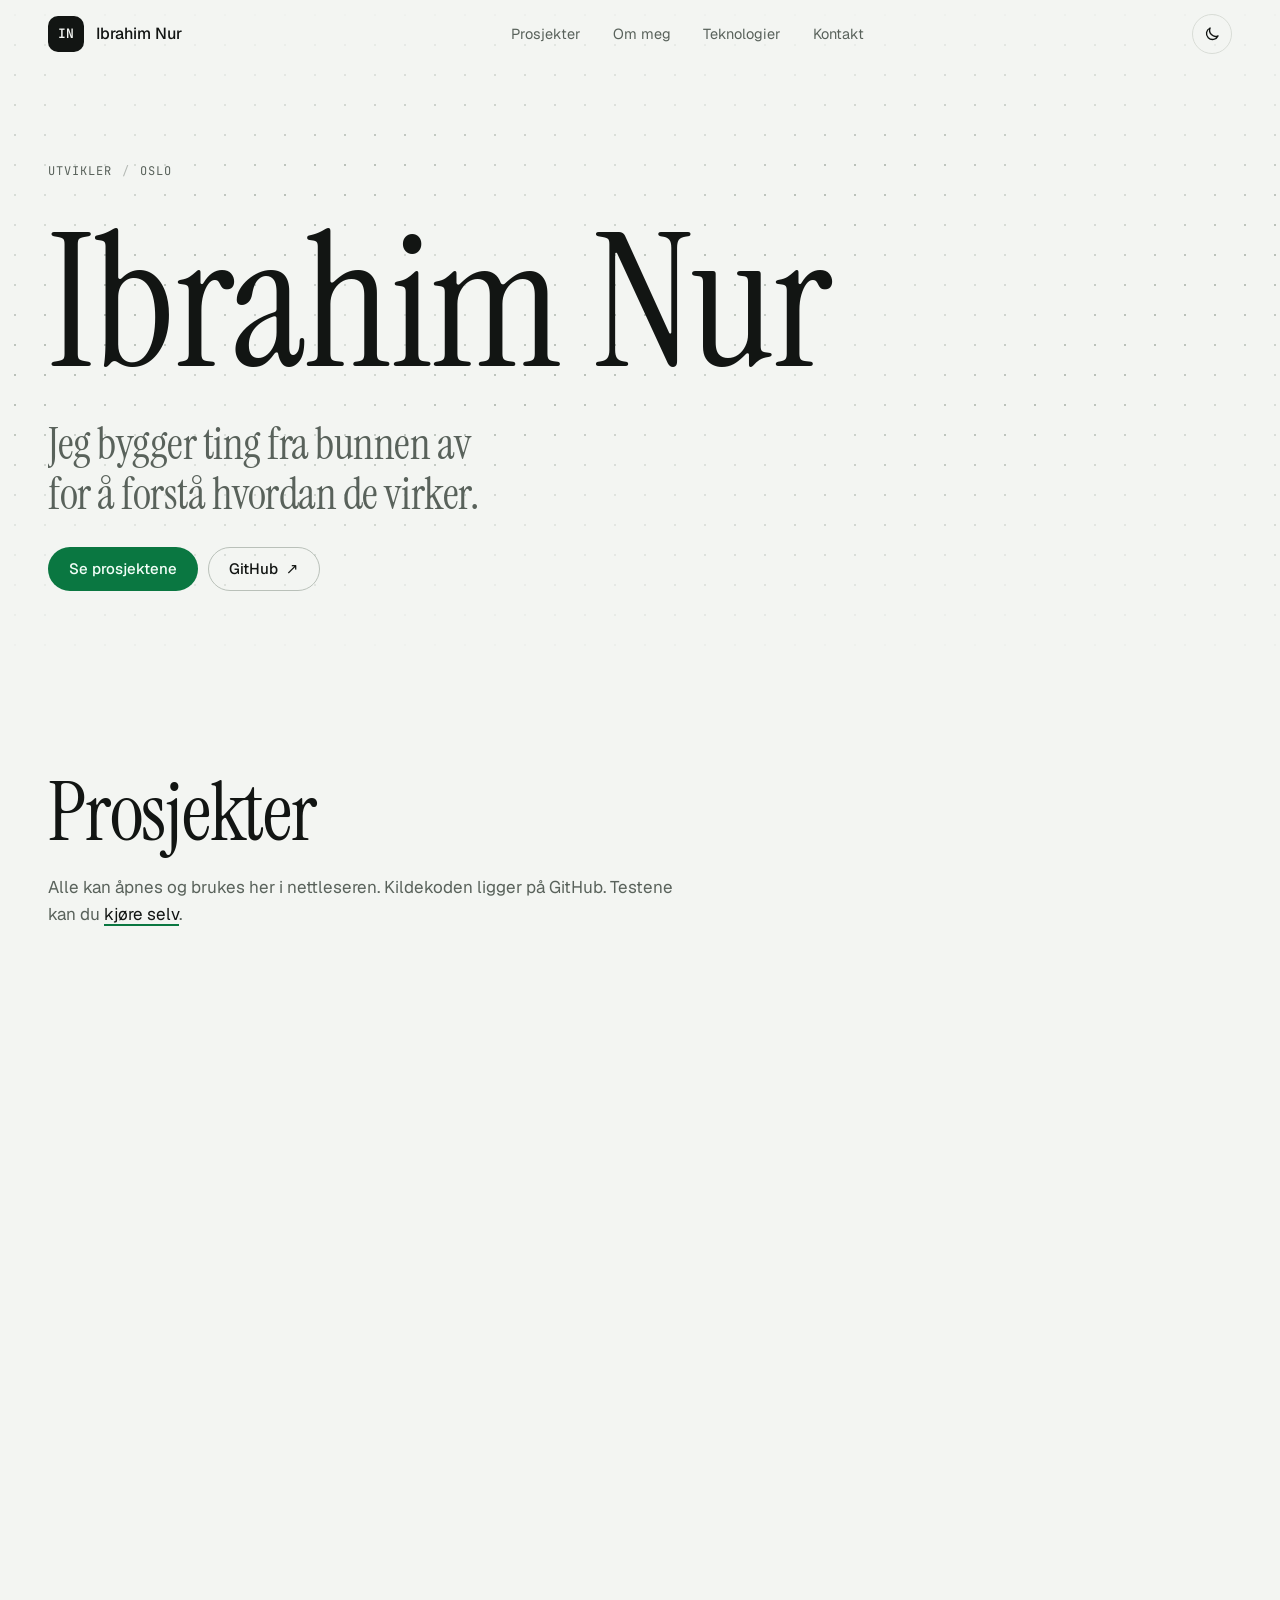
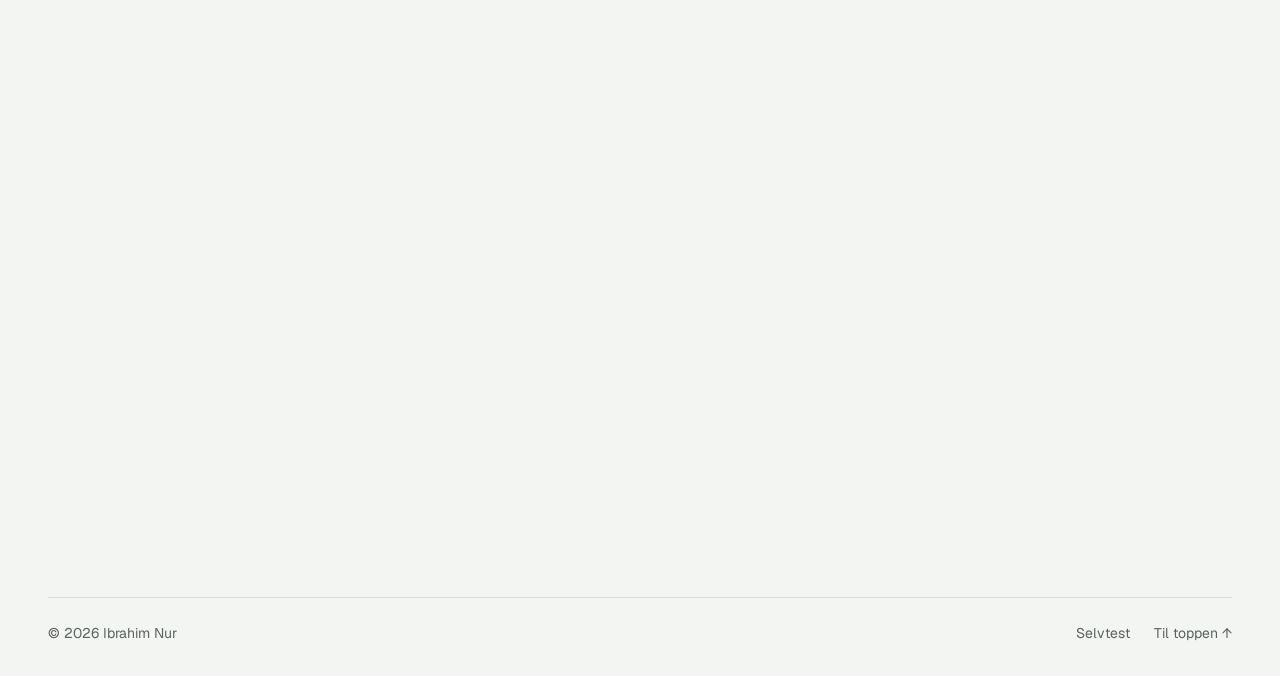
<file: index.html>
<!doctype html>
<html lang="nb">
<head>
  <meta charset="utf-8">
  <meta name="viewport" content="width=device-width, initial-scale=1">
  <meta http-equiv="Content-Security-Policy" content="default-src 'self'; img-src 'self' data:; style-src 'self'; script-src 'self'; connect-src 'self' https://*.goatcounter.com; object-src 'none'; base-uri 'self'; form-action 'self'">
  <meta name="referrer" content="strict-origin-when-cross-origin">
  <title>Ibrahim Nur, utvikler</title>
  <meta name="description" content="Porteføljen til Ibrahim Nur, utvikler i Oslo. Raft-konsensus, et eget programmeringsspråk med kompilator og feilsøker, en sjakkmotor, en strålesporer på skjermkortet, en CRDT-editor og en regex-motor. Alt kan prøves i nettleseren.">
  <meta property="og:url" content="https://in-prosjekter.pages.dev/">
  <link rel="canonical" href="https://in-prosjekter.pages.dev/">
  <meta name="author" content="Ibrahim Nur">
  <meta property="og:type" content="website">
  <meta property="og:site_name" content="Ibrahim Nur">
  <meta property="og:title" content="Ibrahim Nur, utvikler">
  <meta property="og:description" content="Raft-konsensus, et eget programmeringsspråk, en sjakkmotor, en strålesporer, en CRDT-editor og en regex-motor. Alt kan prøves i nettleseren.">
  <meta property="og:locale" content="nb_NO">
  <!-- Delingsbildet må ha full adresse for å vises når lenken deles. domene.mjs setter den på alle sidene. -->
  <meta property="og:image" content="https://in-prosjekter.pages.dev/assets/og.png">
  <meta property="og:image:width" content="1200">
  <meta property="og:image:height" content="630">
  <meta property="og:image:alt" content="Ibrahim Nur, utvikler i Oslo. Jeg bygger ting fra bunnen av for å forstå hvordan de virker.">
  <meta name="twitter:card" content="summary_large_image">
  <link rel="icon" href="favicon.svg?v=2" type="image/svg+xml">
  <link rel="apple-touch-icon" href="assets/apple-touch-icon.png">
  <link rel="manifest" href="site.webmanifest">
  <meta name="theme-color" content="#0a0c0b" media="(prefers-color-scheme: dark)">
  <meta name="theme-color" content="#f3f5f2" media="(prefers-color-scheme: light)">
  <link rel="preload" href="assets/fonts/instrument-serif.woff2" as="font" type="font/woff2" crossorigin>
  <link rel="preload" href="assets/fonts/geist.woff2" as="font" type="font/woff2" crossorigin>
  <link rel="stylesheet" href="assets/css/base.css">
  <link rel="stylesheet" href="assets/css/home.css">
  <script src="assets/js/theme-init.js"></script>
  <script type="module" src="assets/js/home.js"></script>
  <script type="application/ld+json">
  {
    "@context": "https://schema.org",
    "@type": "Person",
    "url": "https://in-prosjekter.pages.dev/",
    "name": "Ibrahim Nur",
    "jobTitle": "Utvikler",
    "sameAs": ["https://github.com/ibranur0"],
    "address": { "@type": "PostalAddress", "addressLocality": "Oslo", "addressCountry": "NO" }
  }
  </script>
</head>
<body>
  <a class="skip-link" href="#main">Hopp til innhold</a>

  <header class="nav" id="nav">
    <a class="nav-logo" href="#top" aria-label="IN Ibrahim Nur, til toppen">
      <span class="nav-mark" data-cfg="initials">IN</span>
      <span class="nav-name" data-cfg="name">Ibrahim Nur</span>
    </a>
    <nav class="nav-links" id="nav-links" aria-label="Hovedmeny">
      <a href="#prosjekter">Prosjekter</a>
      <a href="#om">Om meg</a>
      <a href="#teknologier">Teknologier</a>
      <a href="#kontakt">Kontakt</a>
    </nav>
    <div class="nav-actions">
      <button class="icon-btn" id="theme-toggle" type="button" aria-label="Bytt tema"></button>
      <button class="icon-btn nav-burger" id="nav-burger" type="button" aria-label="Åpne meny" aria-expanded="false" aria-controls="nav-links">
        <span></span><span></span>
      </button>
    </div>
  </header>

  <main id="main">
    <section class="hero" id="top">
      <canvas class="hero-canvas" id="hero-canvas" aria-hidden="true"></canvas>
      <div class="hero-inner">
        <p class="hero-status eyebrow"><span data-cfg="title">Utvikler</span><span class="sep" aria-hidden="true">/</span><span data-cfg="location">Oslo</span></p>
        <h1 class="hero-title">
          <span class="line"><span data-cfg="name">Ibrahim Nur</span></span>
          <span class="line line-2" data-cfg="tagline">Jeg bygger ting fra bunnen av for å forstå hvordan de virker.</span>
        </h1>
        <div class="hero-cta">
          <a class="btn btn-primary" href="#prosjekter">Se prosjektene</a>
          <a class="btn btn-ghost" data-href="github" href="https://github.com" target="_blank" rel="noopener noreferrer">GitHub <span aria-hidden="true">↗</span></a>
        </div>
      </div>
    </section>

    <section class="section" id="prosjekter" aria-labelledby="h-prosjekter">
      <header class="section-head reveal">
        <h2 id="h-prosjekter">Prosjekter</h2>
        <p class="section-sub">Alle kan åpnes og brukes her i nettleseren.<span data-needs="github"> Kildekoden ligger på GitHub.</span> Testene kan du <a class="text-link" href="tester/">kjøre selv</a>.</p>
      </header>
      <div class="filters reveal" id="filters" role="group" aria-label="Filtrer prosjekter"></div>
      <div class="projects" id="project-grid"></div>
      <noscript><p class="section-sub">Prosjektlisten krever JavaScript. Appene ligger i mappen <code>/projects</code>.</p></noscript>
    </section>

    <section class="section" id="om" aria-labelledby="h-om">
      <header class="section-head reveal">
        <h2 id="h-om">Om meg</h2>
      </header>
      <div class="about reveal">
        <div class="about-text" id="about-text"></div>
        <div class="about-card">
          <dl>
            <div><dt>Sted</dt><dd data-cfg="location">Oslo</dd></div>
            <div><dt>Språk</dt><dd id="about-languages">Norsk, engelsk</dd></div>
            <div><dt>Ser etter</dt><dd data-cfg="seeking">IT-stillinger</dd></div>
          </dl>
        </div>
      </div>
    </section>

    <section class="section" id="teknologier" aria-labelledby="h-teknologier">
      <header class="section-head reveal">
        <h2 id="h-teknologier">Teknologier</h2>
        <p class="section-sub">Det jeg har brukt i prosjektene her. Hver linje peker til et prosjekt.</p>
      </header>
      <div class="skills reveal" id="skills"></div>
    </section>

    <section class="section contact" id="kontakt" aria-labelledby="h-kontakt">
      <h2 class="contact-title reveal" id="h-kontakt">Kontakt</h2>
      <div class="contact-mail reveal">
        <a class="mail-link" id="mail-link" href="mailto:"></a>
        <button class="btn btn-ghost btn-small" id="copy-mail" type="button">Kopier</button>
      </div>
      <ul class="contact-links reveal" id="contact-links"></ul>
    </section>
  </main>

  <footer class="footer">
    <p>© <span id="year">2026</span> <span data-cfg="name">Ibrahim Nur</span></p>
    <a href="tester/">Selvtest</a>
    <a href="#top">Til toppen ↑</a>
  </footer>

  <dialog id="case-dialog" aria-labelledby="case-title"></dialog>
</body>
</html>
</file>
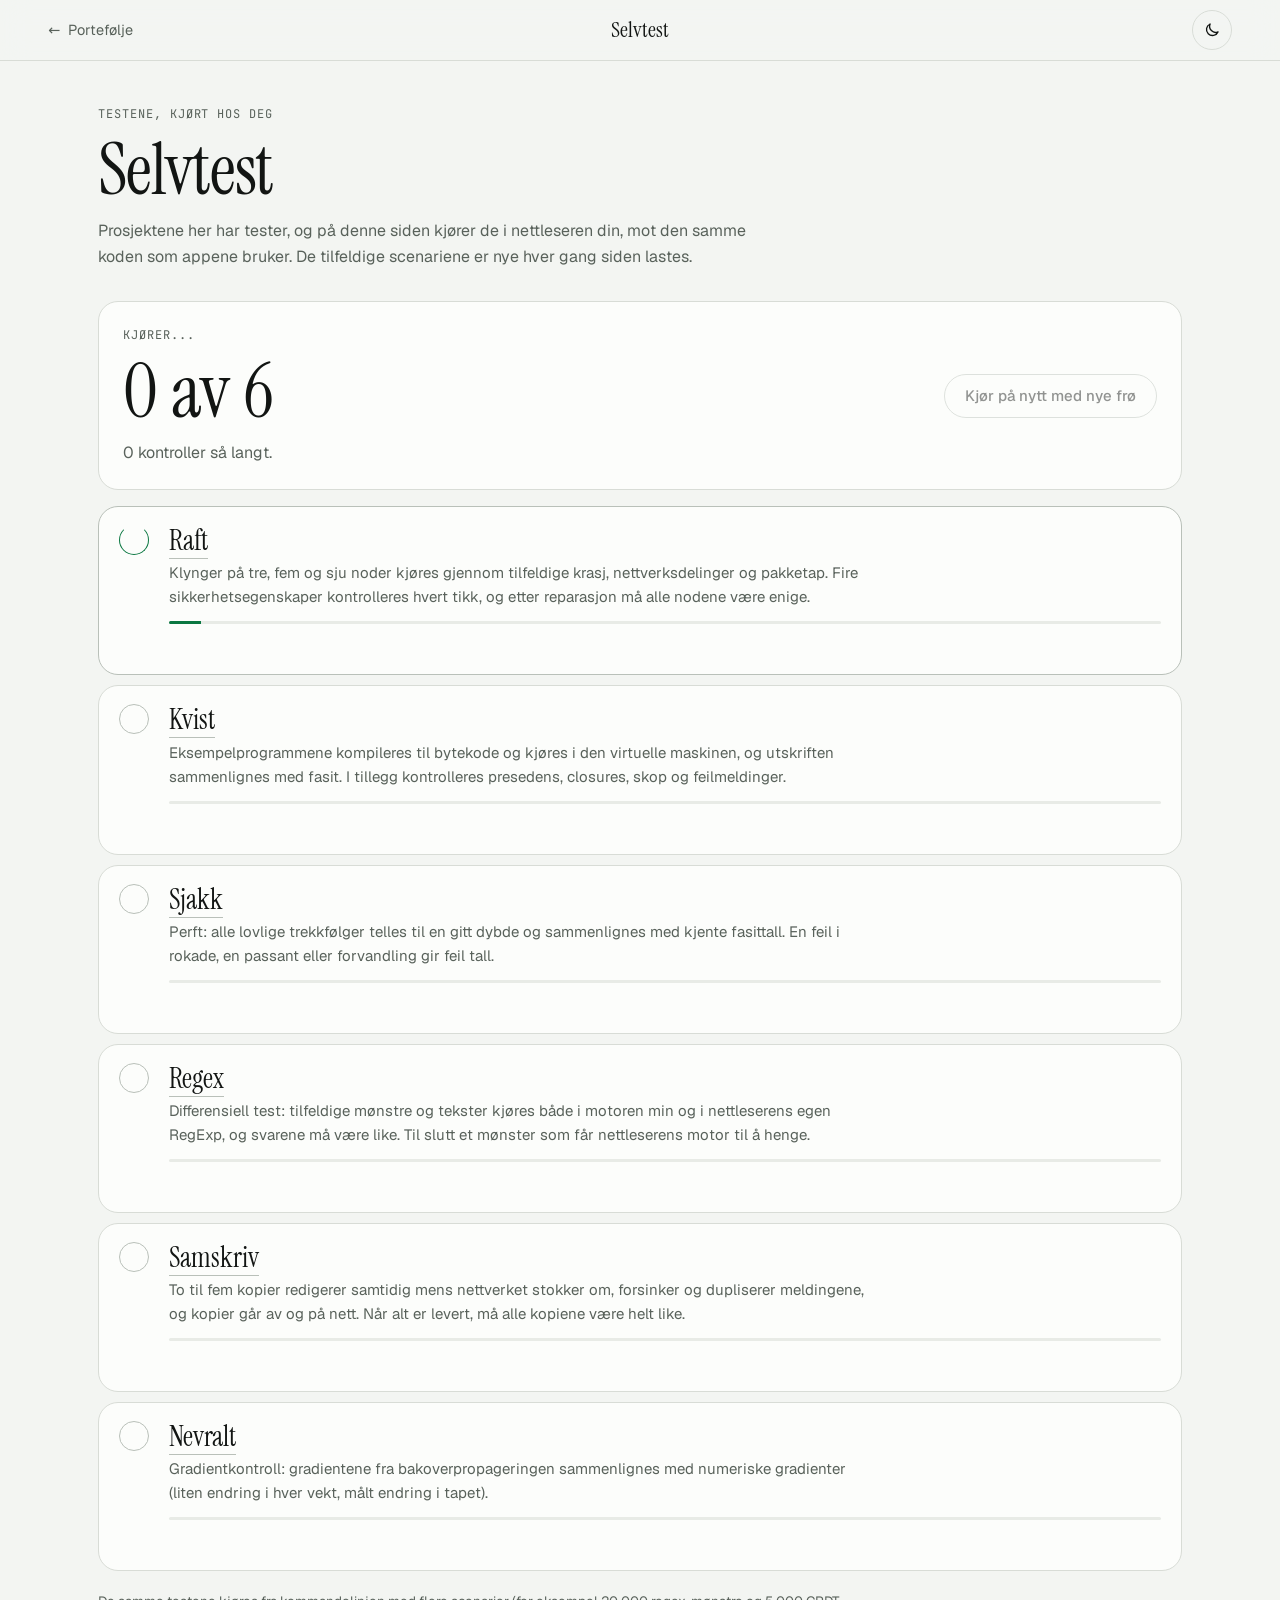
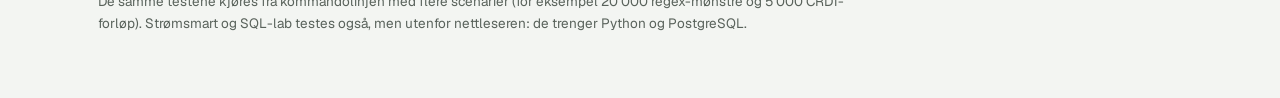
<file: tester/index.html>
<!doctype html>
<html lang="nb">
<head>
  <meta charset="utf-8">
  <meta name="viewport" content="width=device-width, initial-scale=1">
  <meta http-equiv="Content-Security-Policy" content="default-src 'self'; img-src 'self' data:; style-src 'self'; script-src 'self'; connect-src 'self' https://*.goatcounter.com; object-src 'none'; base-uri 'self'">
  <title>Selvtest: testene kjøres i nettleseren din</title>
  <meta name="description" content="Testene for prosjektene i porteføljen, kjørt akkurat nå i nettleseren din med nye tilfeldige scenarier.">
  <meta property="og:url" content="https://in-prosjekter.pages.dev/tester/">
  <link rel="canonical" href="https://in-prosjekter.pages.dev/tester/">
  <link rel="icon" href="../favicon.svg?v=2" type="image/svg+xml">
  <link rel="apple-touch-icon" href="../assets/apple-touch-icon.png">
  <link rel="manifest" href="../site.webmanifest">
  <meta name="theme-color" content="#0a0c0b" media="(prefers-color-scheme: dark)">
  <meta name="theme-color" content="#f3f5f2" media="(prefers-color-scheme: light)">
  <link rel="preload" href="../assets/fonts/instrument-serif.woff2" as="font" type="font/woff2" crossorigin>
  <link rel="preload" href="../assets/fonts/geist.woff2" as="font" type="font/woff2" crossorigin>
  <link rel="stylesheet" href="../assets/css/base.css">
  <link rel="stylesheet" href="../assets/css/app.css">
  <link rel="stylesheet" href="style.css">
  <script src="../assets/js/theme-init.js"></script>
  <script type="module" src="main.js"></script>
</head>
<body>
  <a class="skip-link" href="#app">Hopp til testene</a>
  <header class="app-bar">
    <a class="app-back" href="../#prosjekter" aria-label="Tilbake til porteføljen"><span class="arrow" aria-hidden="true">←</span><span>Portefølje</span></a>
    <p class="app-name">Selvtest</p>
    <div class="app-bar-actions"><button class="icon-btn" id="theme-toggle" type="button"></button></div>
  </header>

  <main class="app" id="app">
    <header class="app-intro">
      <p class="eyebrow">Testene, kjørt hos deg</p>
      <h1>Selvtest</h1>
      <p>Prosjektene her har tester, og på denne siden kjører de i nettleseren din, mot den samme koden som appene bruker. De tilfeldige scenariene er nye hver gang siden lastes.</p>
    </header>

    <section class="panel summary" aria-live="polite">
      <div>
        <p class="eyebrow" id="summary-label">Kjører...</p>
        <p class="summary-main" id="summary-main">0 av 6</p>
        <p class="summary-sub" id="summary-sub"></p>
      </div>
      <button class="btn btn-ghost" id="again" type="button" disabled>Kjør på nytt med nye frø</button>
    </section>

    <ol class="suites" id="suites"></ol>

    <p class="hint attribution">
      De samme testene kjøres fra kommandolinjen med flere scenarier (for eksempel 20 000 regex-mønstre og 5 000 CRDT-forløp). Strømsmart og SQL-lab testes også, men utenfor nettleseren: de trenger Python og PostgreSQL.
    </p>
  </main>
</body>
</html>
</file>
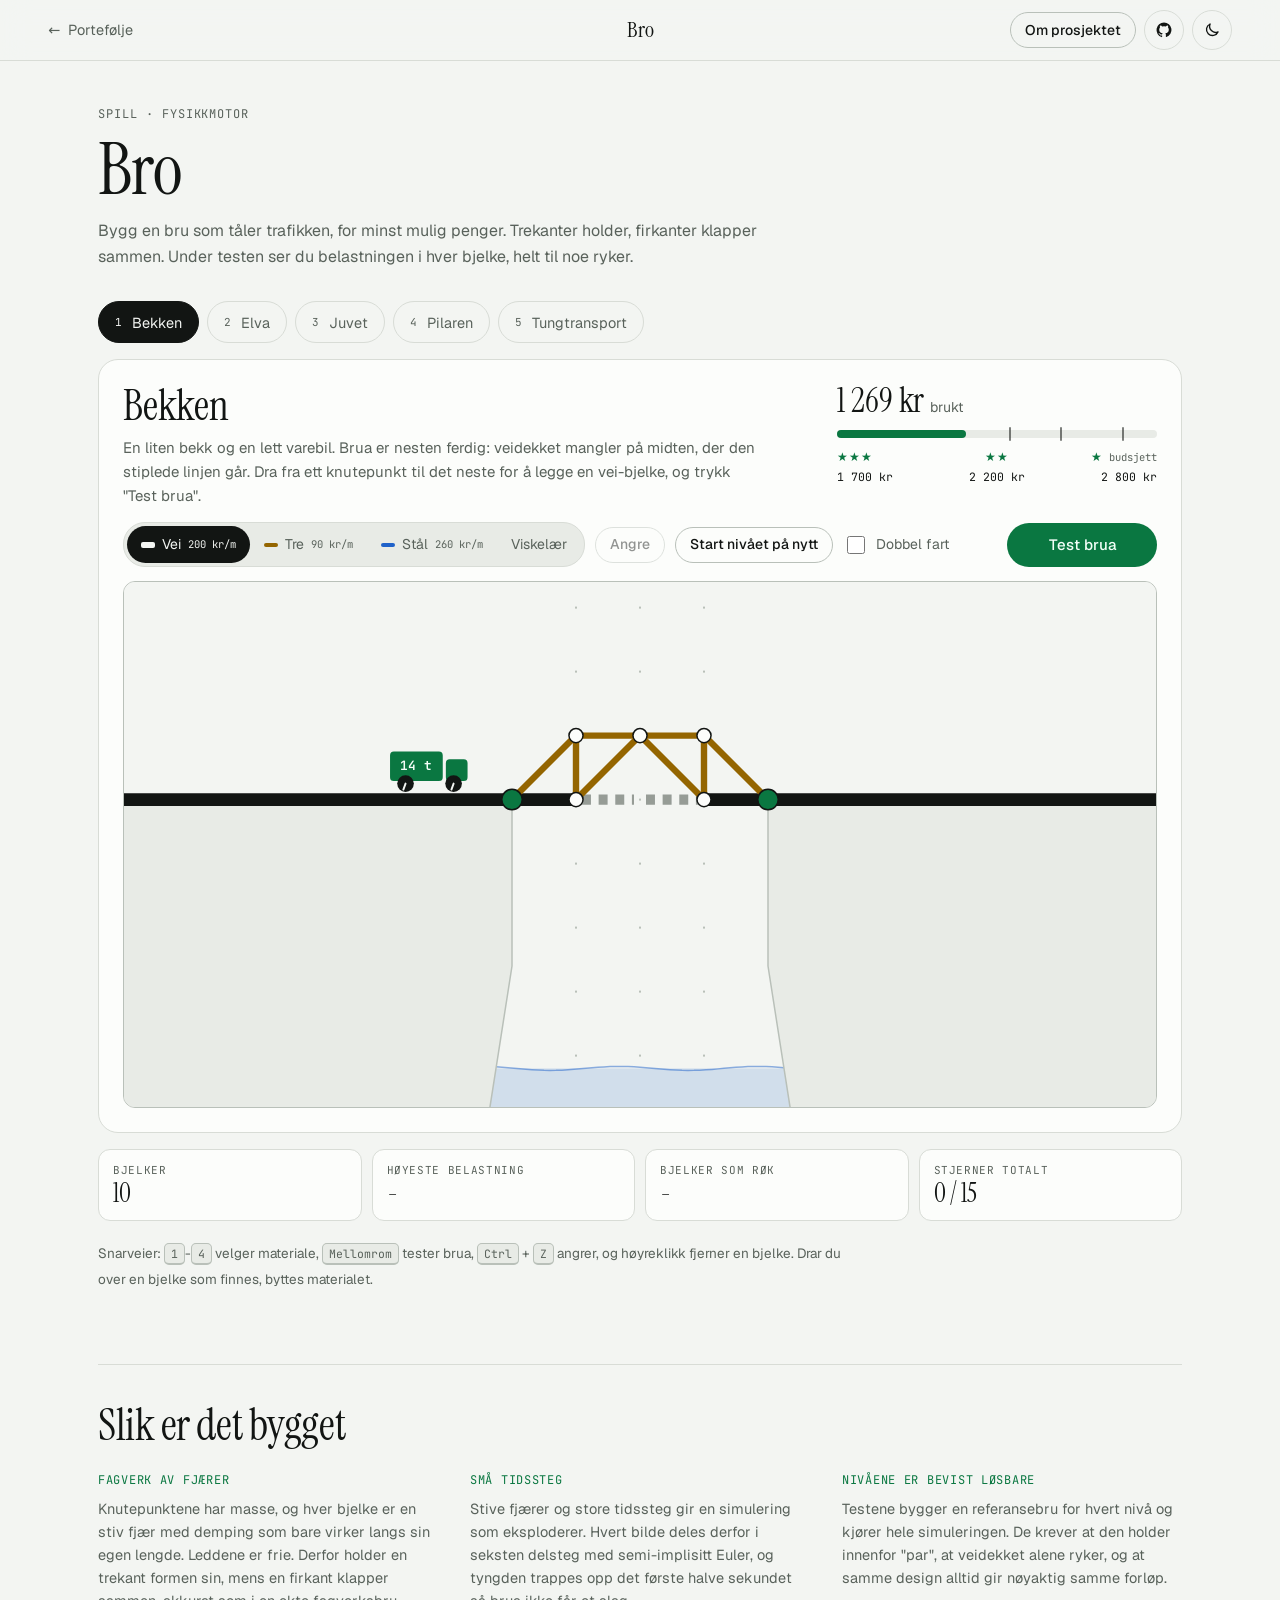
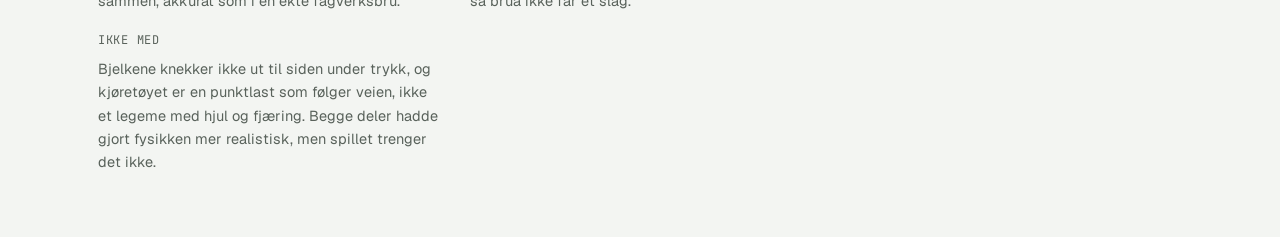
<file: projects/bro/index.html>
<!doctype html>
<html lang="nb">
<head>
  <meta charset="utf-8">
  <meta name="viewport" content="width=device-width, initial-scale=1">
  <meta http-equiv="Content-Security-Policy" content="default-src 'self'; img-src 'self' data:; style-src 'self'; script-src 'self'; connect-src 'self' https://*.goatcounter.com; object-src 'none'; base-uri 'self'">
  <title>Bro: bygg en bru som holder</title>
  <meta name="description" content="Et brubyggespill med egen fysikkmotor. Bygg et fagverk av vei, tre og stål, send en lastebil over, og se hvor kreftene går før noe ryker.">
  <meta property="og:url" content="https://in-prosjekter.pages.dev/projects/bro/">
  <link rel="canonical" href="https://in-prosjekter.pages.dev/projects/bro/">
  <link rel="icon" href="../../favicon.svg?v=2" type="image/svg+xml">
  <link rel="apple-touch-icon" href="../../assets/apple-touch-icon.png">
  <link rel="manifest" href="../../site.webmanifest">
  <meta name="theme-color" content="#0a0c0b" media="(prefers-color-scheme: dark)">
  <meta name="theme-color" content="#f3f5f2" media="(prefers-color-scheme: light)">
  <meta property="og:type" content="website">
  <meta property="og:site_name" content="Ibrahim Nur">
  <meta property="og:title" content="Bro: bygg en bru som holder">
  <meta property="og:description" content="Et brubyggespill med egen fysikkmotor. Bygg et fagverk av vei, tre og stål, send en lastebil over, og se hvor kreftene går før noe ryker.">
  <meta property="og:locale" content="nb_NO">
  <meta property="og:image" content="https://in-prosjekter.pages.dev/assets/og/bro.png">
  <meta property="og:image:width" content="1200">
  <meta property="og:image:height" content="630">
  <meta name="twitter:card" content="summary_large_image">
  <link rel="preload" href="../../assets/fonts/instrument-serif.woff2" as="font" type="font/woff2" crossorigin>
  <link rel="preload" href="../../assets/fonts/geist.woff2" as="font" type="font/woff2" crossorigin>
  <link rel="stylesheet" href="../../assets/css/base.css">
  <link rel="stylesheet" href="../../assets/css/app.css">
  <link rel="stylesheet" href="style.css">
  <script src="../../assets/js/theme-init.js"></script>
  <script type="module" src="../../assets/js/app-shell.js"></script>
  <script type="module" src="main.js"></script>
</head>
<body data-project="bro">
  <main class="app" id="app">
    <header class="app-intro">
      <p class="eyebrow">Spill · Fysikkmotor</p>
      <h1>Bro</h1>
      <p>Bygg en bru som tåler trafikken, for minst mulig penger. Trekanter holder, firkanter klapper sammen. Under testen ser du belastningen i hver bjelke, helt til noe ryker.</p>
    </header>

    <div class="levels" id="levels" role="group" aria-label="Nivå"></div>

    <section class="panel board" aria-label="Byggeplassen">
      <div class="board-head">
        <div>
          <h2 class="level-name" id="level-name"></h2>
          <p class="level-text" id="level-text"></p>
        </div>
        <div class="price">
          <p class="spent"><span id="spent">0 kr</span> <small>brukt</small></p>
          <div class="meter" aria-hidden="true"><i id="meter"></i><b id="tick-3"></b><b id="tick-2"></b><b id="tick-1"></b></div>
          <ol class="goals" id="goals" aria-label="Prisgrenser for stjerner"></ol>
        </div>
      </div>

      <div class="toolbar tools">
        <div class="seg" role="radiogroup" aria-label="Materiale" id="tool">
          <label title="Tast 1"><input type="radio" name="tool" value="road" checked><span><i class="sw sw-road"></i>Vei <small>200 kr/m</small></span></label>
          <label title="Tast 2"><input type="radio" name="tool" value="wood"><span><i class="sw sw-wood"></i>Tre <small>90 kr/m</small></span></label>
          <label title="Tast 3"><input type="radio" name="tool" value="steel"><span><i class="sw sw-steel"></i>Stål <small>260 kr/m</small></span></label>
          <label title="Tast 4"><input type="radio" name="tool" value="erase"><span>Viskelær</span></label>
        </div>
        <button class="btn btn-ghost btn-small" id="undo" type="button" title="Ctrl+Z">Angre</button>
        <button class="btn btn-ghost btn-small" id="clear" type="button">Start nivået på nytt</button>
        <label class="fast"><input type="checkbox" id="fast"> <span>Dobbel fart</span></label>
        <button class="btn btn-primary test" id="test" type="button" title="Mellomrom">Test brua</button>
      </div>

      <div class="stage" id="stage">
        <canvas id="canvas" aria-label="Byggeplassen. Dra fra et knutepunkt til et annet for å legge en bjelke."></canvas>
        <p class="toast" id="note" role="status" aria-live="polite" hidden></p>
        <div class="result" id="result" hidden role="status" aria-live="polite">
          <p class="result-stars" id="result-stars" aria-hidden="true"></p>
          <h3 id="result-title"></h3>
          <p id="result-text"></p>
          <div class="toolbar">
            <button class="btn btn-primary btn-small" id="result-next" type="button">Neste nivå</button>
            <button class="btn btn-ghost btn-small" id="result-back" type="button">Bygg videre</button>
          </div>
        </div>
      </div>
      <div class="legend stress-legend" id="stress-legend" hidden>
        <span><i class="lg-ok"></i>Lite belastet</span>
        <span><i class="lg-mid"></i>Anstrengt</span>
        <span><i class="lg-hot"></i>Like før brudd</span>
      </div>
    </section>

    <div class="stats">
      <div class="stat"><p class="stat-label">Bjelker</p><p class="stat-value" id="s-beams">0</p></div>
      <div class="stat"><p class="stat-label">Høyeste belastning</p><p class="stat-value" id="s-stress">-</p></div>
      <div class="stat"><p class="stat-label">Bjelker som røk</p><p class="stat-value" id="s-broken">-</p></div>
      <div class="stat"><p class="stat-label">Stjerner totalt</p><p class="stat-value" id="s-stars">0 / 15</p></div>
    </div>

    <p class="hint attribution">
      Snarveier: <kbd>1</kbd>-<kbd>4</kbd> velger materiale, <kbd>Mellomrom</kbd> tester brua, <kbd>Ctrl</kbd> + <kbd>Z</kbd> angrer, og høyreklikk fjerner en bjelke. Drar du over en bjelke som finnes, byttes materialet.
    </p>
  </main>
</body>
</html>
</file>
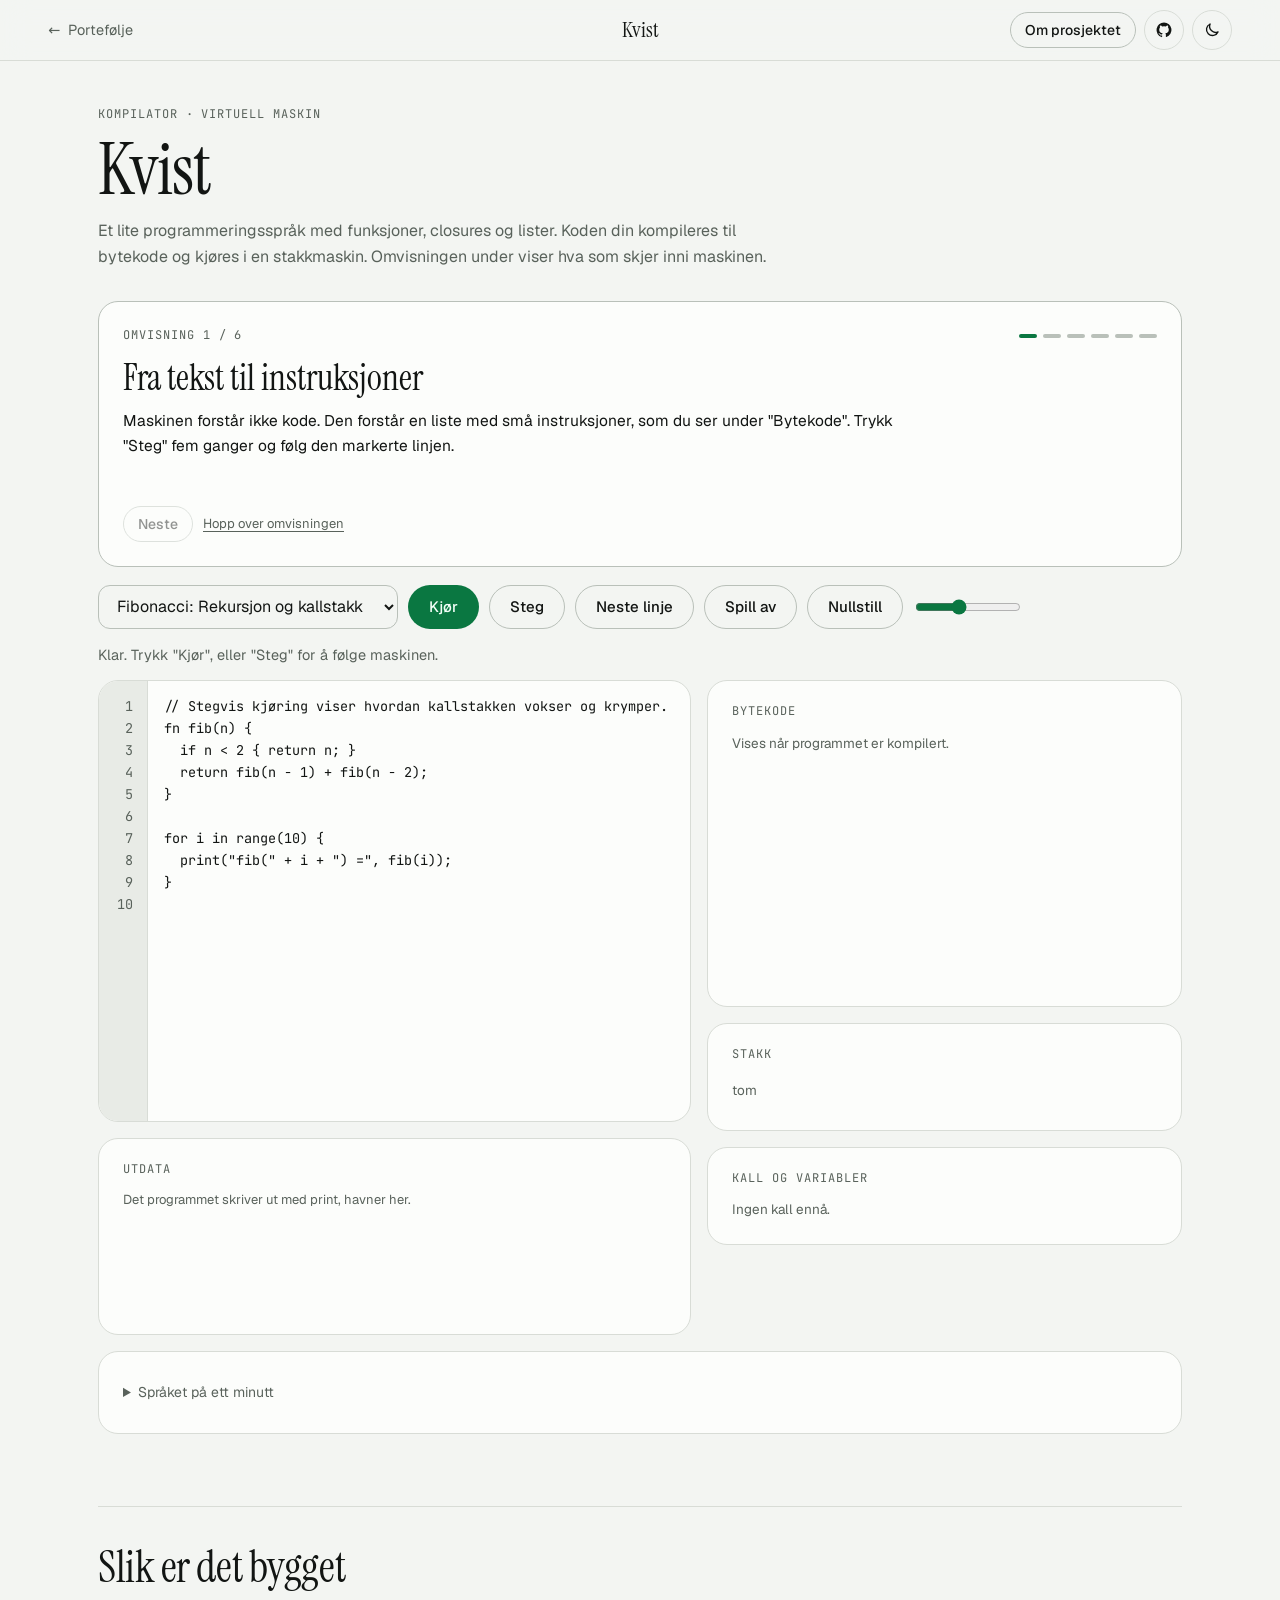
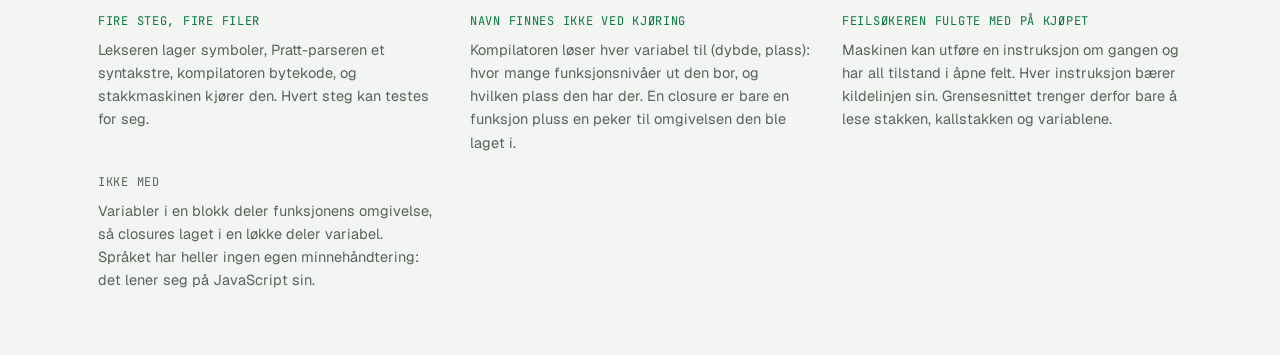
<file: projects/kvist/index.html>
<!doctype html>
<html lang="nb">
<head>
  <meta charset="utf-8">
  <meta name="viewport" content="width=device-width, initial-scale=1">
  <meta http-equiv="Content-Security-Policy" content="default-src 'self'; img-src 'self' data:; style-src 'self'; script-src 'self'; connect-src 'self' https://*.goatcounter.com; object-src 'none'; base-uri 'self'">
  <title>Kvist: programmeringsspråk med kompilator og feilsøker</title>
  <meta name="description" content="Et eget programmeringsspråk som kompileres til bytekode og kjøres i en virtuell maskin. Kjør steg for steg og se stakken, kallstakken og variablene.">
  <meta property="og:url" content="https://in-prosjekter.pages.dev/projects/kvist/">
  <link rel="canonical" href="https://in-prosjekter.pages.dev/projects/kvist/">
  <link rel="icon" href="../../favicon.svg?v=2" type="image/svg+xml">
  <link rel="apple-touch-icon" href="../../assets/apple-touch-icon.png">
  <link rel="manifest" href="../../site.webmanifest">
  <meta name="theme-color" content="#0a0c0b" media="(prefers-color-scheme: dark)">
  <meta name="theme-color" content="#f3f5f2" media="(prefers-color-scheme: light)">
  <meta property="og:type" content="website">
  <meta property="og:site_name" content="Ibrahim Nur">
  <meta property="og:title" content="Kvist: programmeringsspråk med kompilator og feilsøker">
  <meta property="og:description" content="Et eget programmeringsspråk som kompileres til bytekode og kjøres i en virtuell maskin. Kjør steg for steg og se stakken, kallstakken og variablene.">
  <meta property="og:locale" content="nb_NO">
  <meta property="og:image" content="https://in-prosjekter.pages.dev/assets/og/kvist.png">
  <meta property="og:image:width" content="1200">
  <meta property="og:image:height" content="630">
  <meta name="twitter:card" content="summary_large_image">
  <link rel="preload" href="../../assets/fonts/instrument-serif.woff2" as="font" type="font/woff2" crossorigin>
  <link rel="preload" href="../../assets/fonts/geist.woff2" as="font" type="font/woff2" crossorigin>
  <link rel="stylesheet" href="../../assets/css/base.css">
  <link rel="stylesheet" href="../../assets/css/app.css">
  <link rel="stylesheet" href="style.css">
  <script src="../../assets/js/theme-init.js"></script>
  <script type="module" src="../../assets/js/app-shell.js"></script>
  <script type="module" src="main.js"></script>
</head>
<body data-project="kvist">
  <main class="app" id="app">
    <header class="app-intro">
      <p class="eyebrow">Kompilator · Virtuell maskin</p>
      <h1>Kvist</h1>
      <p>Et lite programmeringsspråk med funksjoner, closures og lister. Koden din kompileres til bytekode og kjøres i en stakkmaskin. Omvisningen under viser hva som skjer inni maskinen.</p>
    </header>

    <section class="panel tour" id="tour" aria-label="Omvisning"></section>

    <div class="toolbar controls">
      <label class="sr-only" for="example">Eksempel</label>
      <select class="select" id="example"></select>
      <button class="btn btn-primary" id="run" type="button">Kjør</button>
      <button class="btn btn-ghost" id="step" type="button" title="Utfør en instruksjon">Steg</button>
      <button class="btn btn-ghost" id="step-line" type="button" title="Kjør til neste kildelinje">Neste linje</button>
      <button class="btn btn-ghost" id="play" type="button" title="Kjør sakte, så du kan følge med">Spill av</button>
      <button class="btn btn-ghost" id="reset" type="button">Nullstill</button>
      <label class="speed"><span class="sr-only">Avspillingsfart</span><input type="range" id="speed" min="1" max="6" step="1" value="3"></label>
    </div>
    <p class="status" id="status" role="status" aria-live="polite">Klar. Trykk "Kjør", eller "Steg" for å følge maskinen.</p>

    <div class="ide">
      <section class="left">
        <div class="panel editor-panel">
          <div class="editor" id="editor-wrap">
            <div class="gutter" id="gutter" aria-hidden="true"></div>
            <div class="code">
              <div class="marker" id="marker" hidden></div>
              <label class="sr-only" for="editor">Kildekode</label>
              <textarea id="editor" spellcheck="false" autocomplete="off" autocapitalize="off" wrap="off"></textarea>
            </div>
          </div>
        </div>
        <div class="panel">
          <h2 class="panel-title">Utdata</h2>
          <pre class="output" id="output" tabindex="0"></pre>
        </div>
      </section>

      <aside class="right">
        <div class="panel">
          <h2 class="panel-title" id="bytecode-title">Bytekode</h2>
          <ol class="bytecode" id="bytecode"><li class="hint">Vises når programmet er kompilert.</li></ol>
        </div>
        <div class="panel">
          <h2 class="panel-title">Stakk</h2>
          <div class="stack-view" id="stack"><span class="hint">tom</span></div>
        </div>
        <div class="panel">
          <h2 class="panel-title">Kall og variabler</h2>
          <div class="frames" id="frames"><span class="hint">Ingen kall ennå.</span></div>
        </div>
      </aside>
    </div>

    <details class="panel reference">
      <summary>Språket på ett minutt</summary>
      <div class="ref-grid">
        <div><h3>Verdier</h3><p><code>42</code> <code>3.14</code> <code>"tekst"</code> <code>true</code> <code>nil</code> <code>[1, 2, 3]</code></p></div>
        <div><h3>Variabler</h3><p><code>let x = 1;</code> deklarerer, <code>x = 2;</code> endrer. Blokker har eget skop.</p></div>
        <div><h3>Funksjoner</h3><p><code>fn navn(a, b) { return a + b; }</code> eller anonymt: <code>fn(x) {... }</code>. Funksjoner er verdier og husker omgivelsen sin.</p></div>
        <div><h3>Kontrollflyt</h3><p><code>if... { } else { }</code>, <code>while... { }</code>, <code>for x in liste { }</code>, <code>break</code>, <code>continue</code></p></div>
        <div><h3>Operatorer</h3><p><code>+ - * / %</code>, <code>== != &lt; &lt;= &gt; &gt;=</code>, <code>and or not</code></p></div>
        <div><h3>Innebygd</h3><p><code>print len push pop str num floor sqrt abs range join chars</code></p></div>
      </div>
    </details>
  </main>
</body>
</html>
</file>
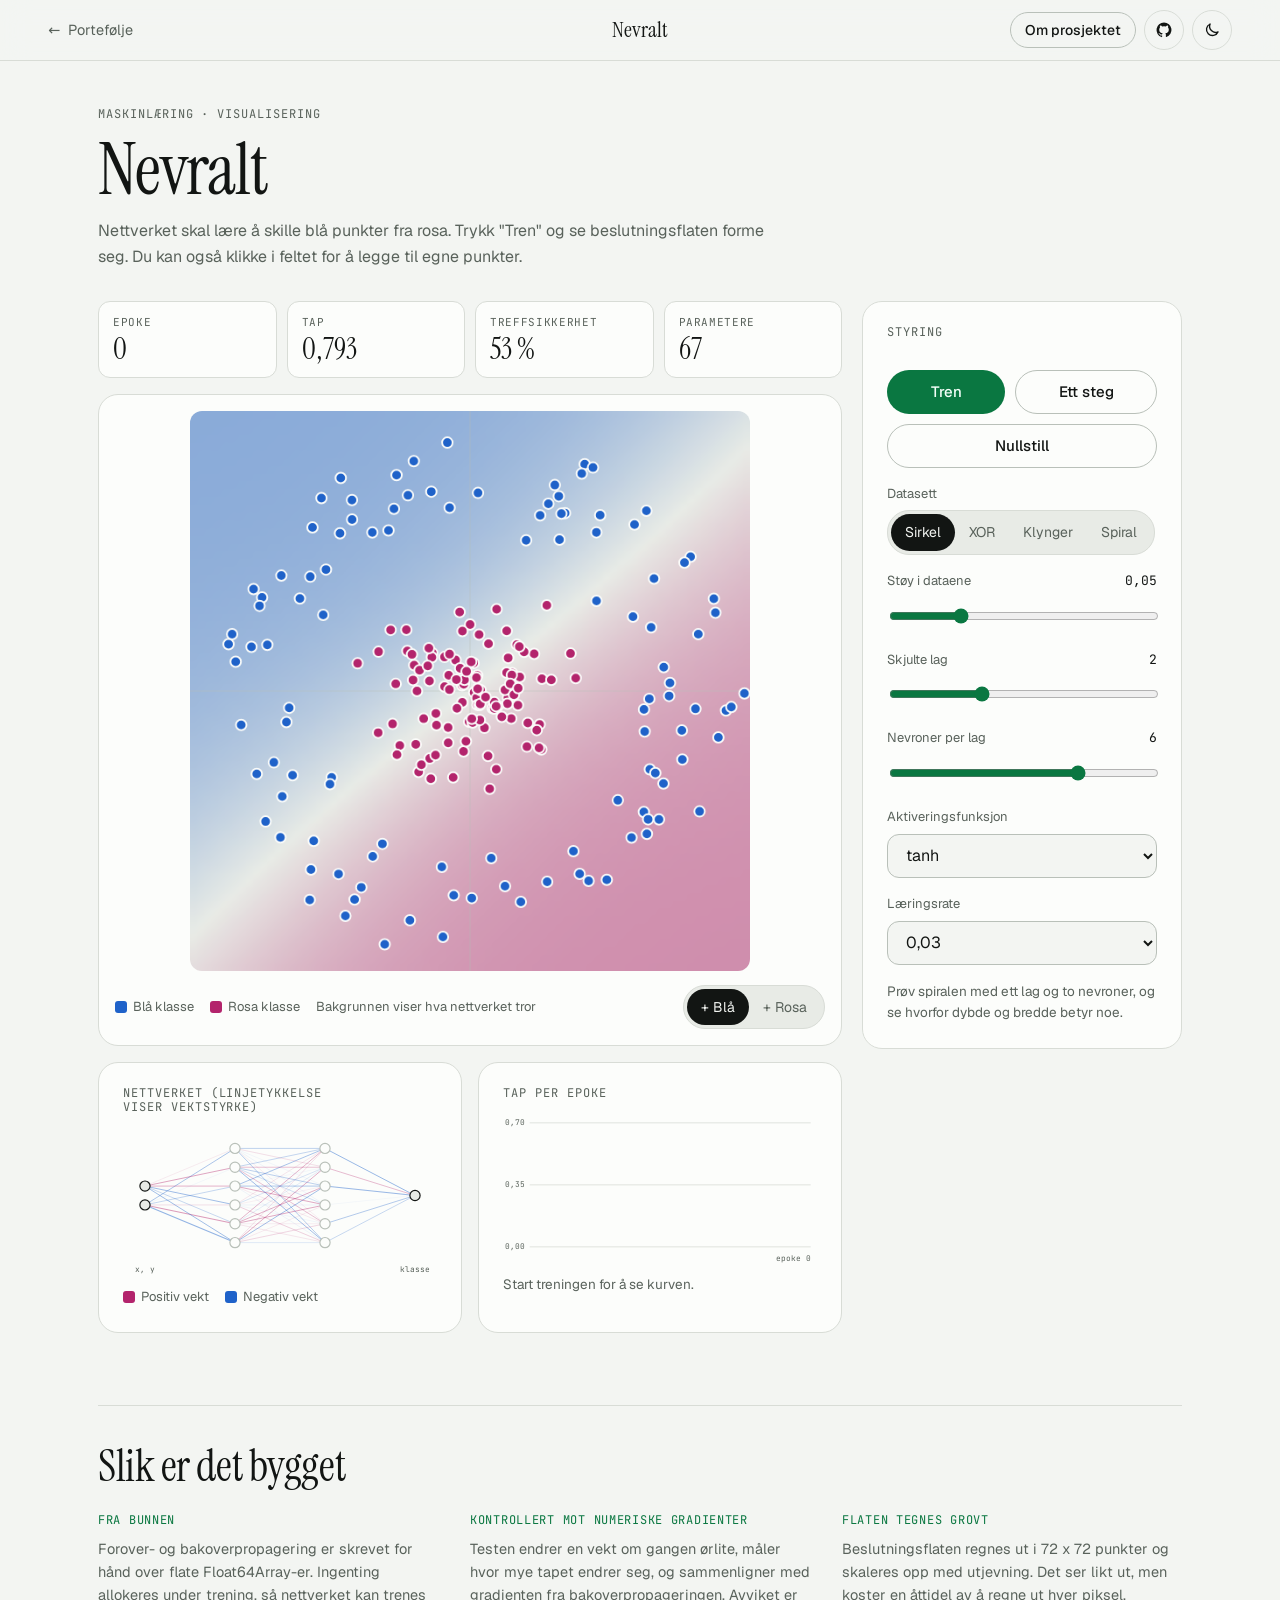
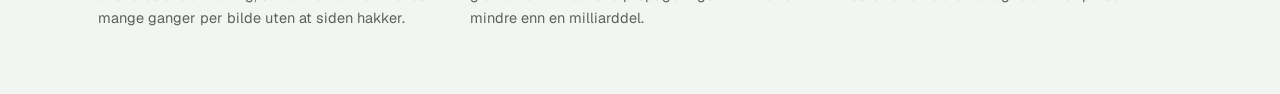
<file: projects/nevralt/index.html>
<!doctype html>
<html lang="nb">
<head>
  <meta charset="utf-8">
  <meta name="viewport" content="width=device-width, initial-scale=1">
  <meta http-equiv="Content-Security-Policy" content="default-src 'self'; img-src 'self' data:; style-src 'self'; script-src 'self'; connect-src 'self' https://*.goatcounter.com; object-src 'none'; base-uri 'self'">
  <title>Nevralt: se et nevralt nettverk lære</title>
  <meta name="description" content="Interaktivt lekeland for maskinlæring. Bygg et nevralt nettverk, tren det i nettleseren og se beslutningsgrensen forme seg i sanntid.">
  <meta property="og:url" content="https://in-prosjekter.pages.dev/projects/nevralt/">
  <link rel="canonical" href="https://in-prosjekter.pages.dev/projects/nevralt/">
  <link rel="icon" href="../../favicon.svg?v=2" type="image/svg+xml">
  <link rel="apple-touch-icon" href="../../assets/apple-touch-icon.png">
  <link rel="manifest" href="../../site.webmanifest">
  <meta name="theme-color" content="#0a0c0b" media="(prefers-color-scheme: dark)">
  <meta name="theme-color" content="#f3f5f2" media="(prefers-color-scheme: light)">
  <meta property="og:type" content="website">
  <meta property="og:site_name" content="Ibrahim Nur">
  <meta property="og:title" content="Nevralt: se et nevralt nettverk lære">
  <meta property="og:description" content="Interaktivt lekeland for maskinlæring. Bygg et nevralt nettverk, tren det i nettleseren og se beslutningsgrensen forme seg i sanntid.">
  <meta property="og:locale" content="nb_NO">
  <meta property="og:image" content="https://in-prosjekter.pages.dev/assets/og/nevralt.png">
  <meta property="og:image:width" content="1200">
  <meta property="og:image:height" content="630">
  <meta name="twitter:card" content="summary_large_image">
  <link rel="preload" href="../../assets/fonts/instrument-serif.woff2" as="font" type="font/woff2" crossorigin>
  <link rel="preload" href="../../assets/fonts/geist.woff2" as="font" type="font/woff2" crossorigin>
  <link rel="stylesheet" href="../../assets/css/base.css">
  <link rel="stylesheet" href="../../assets/css/app.css">
  <link rel="stylesheet" href="style.css">
  <script src="../../assets/js/theme-init.js"></script>
  <script type="module" src="../../assets/js/app-shell.js"></script>
  <script type="module" src="main.js"></script>
</head>
<body data-project="nevralt">
  <main class="app" id="app">
    <header class="app-intro">
      <p class="eyebrow">Maskinlæring · Visualisering</p>
      <h1>Nevralt</h1>
      <p>Nettverket skal lære å skille blå punkter fra rosa. Trykk "Tren" og se beslutningsflaten forme seg. Du kan også klikke i feltet for å legge til egne punkter.</p>
    </header>

    <div class="layout">
      <section class="stack" aria-label="Visualisering">
        <div class="stats">
          <div class="stat"><p class="stat-label">Epoke</p><p class="stat-value" id="stat-epoch">0</p></div>
          <div class="stat"><p class="stat-label">Tap</p><p class="stat-value" id="stat-loss">-</p></div>
          <div class="stat"><p class="stat-label">Treffsikkerhet</p><p class="stat-value" id="stat-acc">-</p></div>
          <div class="stat"><p class="stat-label">Parametere</p><p class="stat-value" id="stat-params">0</p></div>
        </div>

        <div class="panel field-panel">
          <canvas id="field" width="560" height="560" aria-label="Datapunkter og nettverkets beslutningsflate. Klikk for å legge til et punkt."></canvas>
          <div class="field-foot">
            <div class="legend">
              <span><i class="swatch-0"></i>Blå klasse</span>
              <span><i class="swatch-1"></i>Rosa klasse</span>
              <span>Bakgrunnen viser hva nettverket tror</span>
            </div>
            <div class="seg" role="radiogroup" aria-label="Klasse for nye punkter">
              <label><input type="radio" name="brush" value="0" checked><span>+ Blå</span></label>
              <label><input type="radio" name="brush" value="1"><span>+ Rosa</span></label>
            </div>
          </div>
        </div>

        <div class="twin">
          <div class="panel">
            <h2 class="panel-title">Nettverket (linjetykkelse viser vektstyrke)</h2>
            <svg id="diagram" viewBox="0 0 400 190" role="img" aria-label="Diagram over nettverkets lag og vekter"></svg>
            <div class="legend"><span><i class="swatch-1"></i>Positiv vekt</span><span><i class="swatch-0"></i>Negativ vekt</span></div>
          </div>
          <div class="panel">
            <h2 class="panel-title">Tap per epoke</h2>
            <svg id="loss" viewBox="0 0 400 190" role="img" aria-label="Kurve over tapet gjennom treningen"></svg>
            <p class="hint" id="loss-note">Start treningen for å se kurven.</p>
          </div>
        </div>
      </section>

      <aside class="panel stack controls">
        <h2 class="panel-title">Styring</h2>
        <div class="toolbar">
          <button class="btn btn-primary" id="toggle" type="button">Tren</button>
          <button class="btn btn-ghost" id="step" type="button">Ett steg</button>
          <button class="btn btn-ghost" id="reset" type="button">Nullstill</button>
        </div>

        <div class="field">
          <span id="lbl-data">Datasett</span>
          <div class="seg" role="radiogroup" aria-labelledby="lbl-data" id="dataset">
            <label><input type="radio" name="dataset" value="sirkel" checked><span>Sirkel</span></label>
            <label><input type="radio" name="dataset" value="xor"><span>XOR</span></label>
            <label><input type="radio" name="dataset" value="klynger"><span>Klynger</span></label>
            <label><input type="radio" name="dataset" value="spiral"><span>Spiral</span></label>
          </div>
        </div>

        <label class="field">
          <span class="field-row">Støy i dataene <output id="out-noise">0,05</output></span>
          <input type="range" id="noise" min="0" max="0.2" step="0.01" value="0.05">
        </label>
        <label class="field">
          <span class="field-row">Skjulte lag <output id="out-layers">2</output></span>
          <input type="range" id="layers" min="1" max="4" step="1" value="2">
        </label>
        <label class="field">
          <span class="field-row">Nevroner per lag <output id="out-neurons">6</output></span>
          <input type="range" id="neurons" min="1" max="8" step="1" value="6">
        </label>
        <label class="field">
          <span>Aktiveringsfunksjon</span>
          <select class="select" id="activation">
            <option value="tanh" selected>tanh</option>
            <option value="relu">ReLU</option>
            <option value="sigmoid">Sigmoid</option>
          </select>
        </label>
        <label class="field">
          <span>Læringsrate</span>
          <select class="select" id="rate">
            <option value="0.003">0,003</option>
            <option value="0.01">0,01</option>
            <option value="0.03" selected>0,03</option>
            <option value="0.1">0,1</option>
            <option value="0.3">0,3</option>
          </select>
        </label>
        <p class="hint">Prøv spiralen med ett lag og to nevroner, og se hvorfor dybde og bredde betyr noe.</p>
      </aside>
    </div>
  </main>
</body>
</html>
</file>
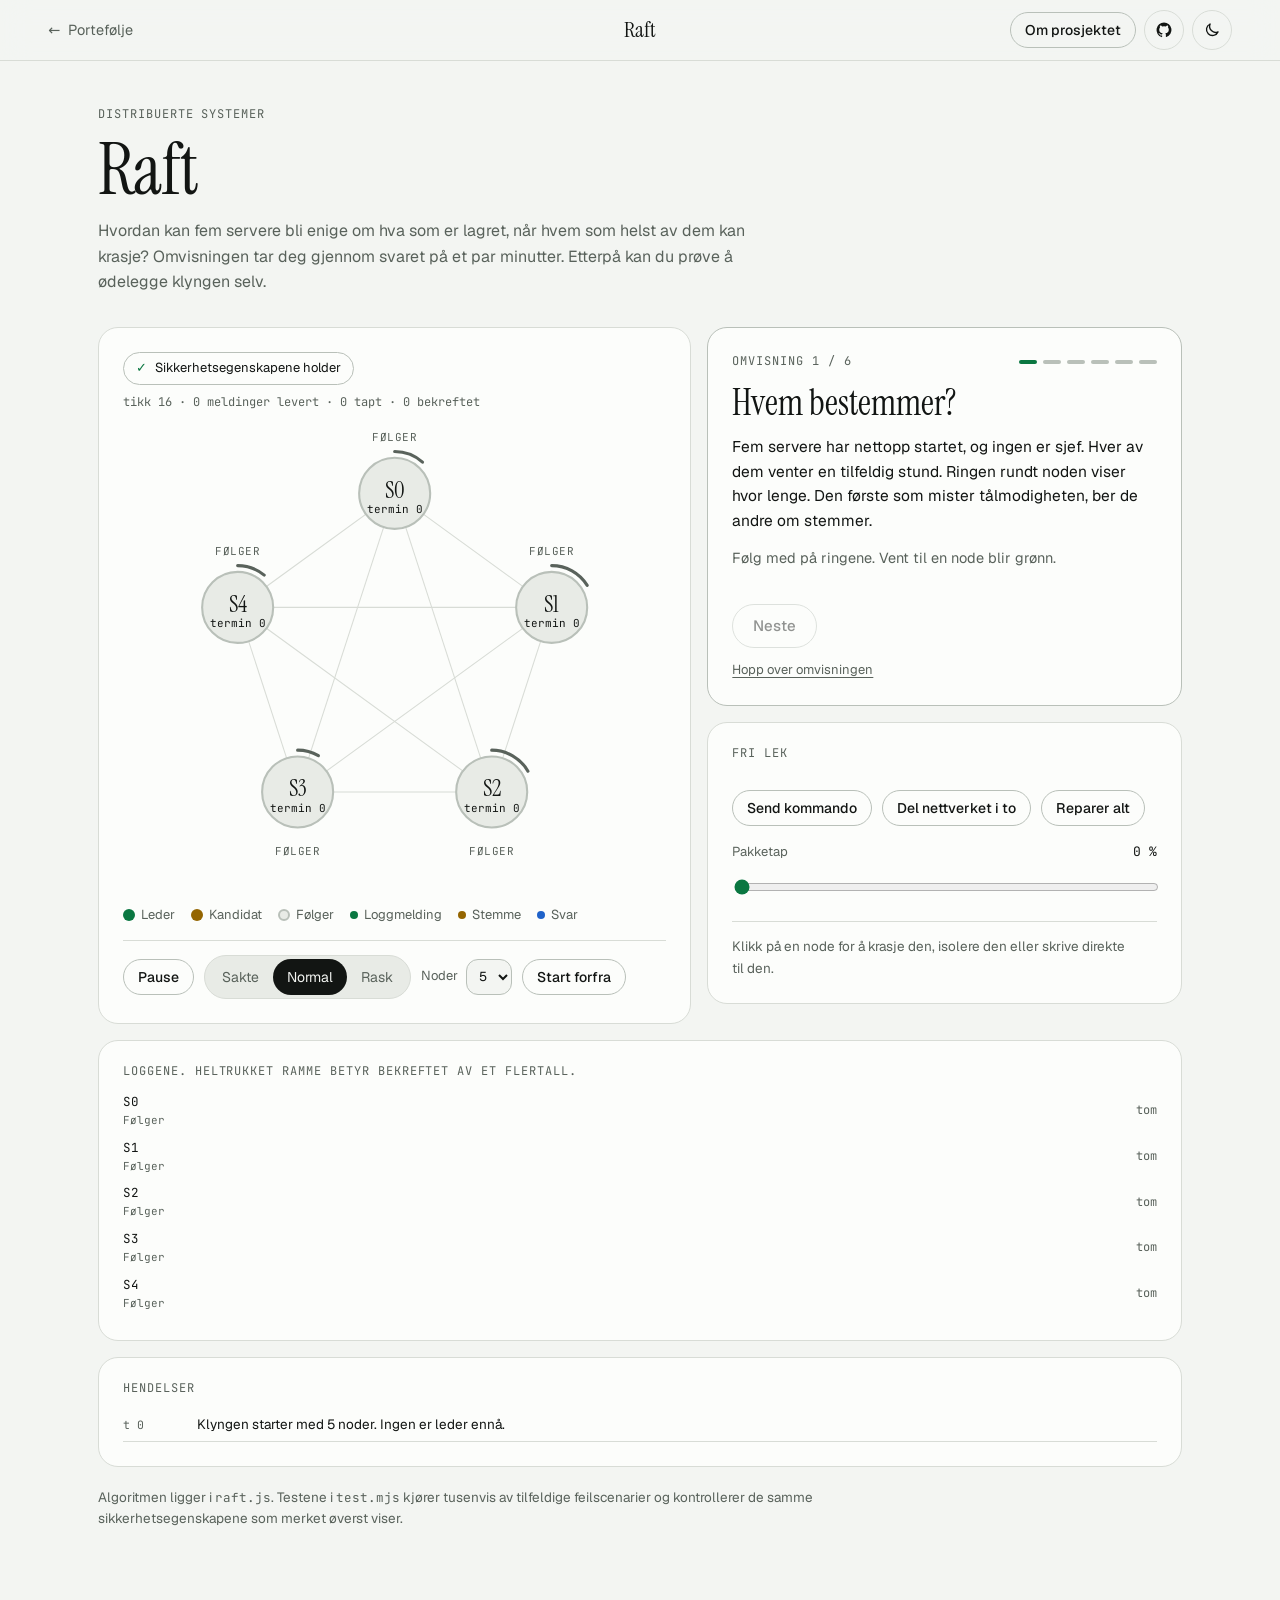
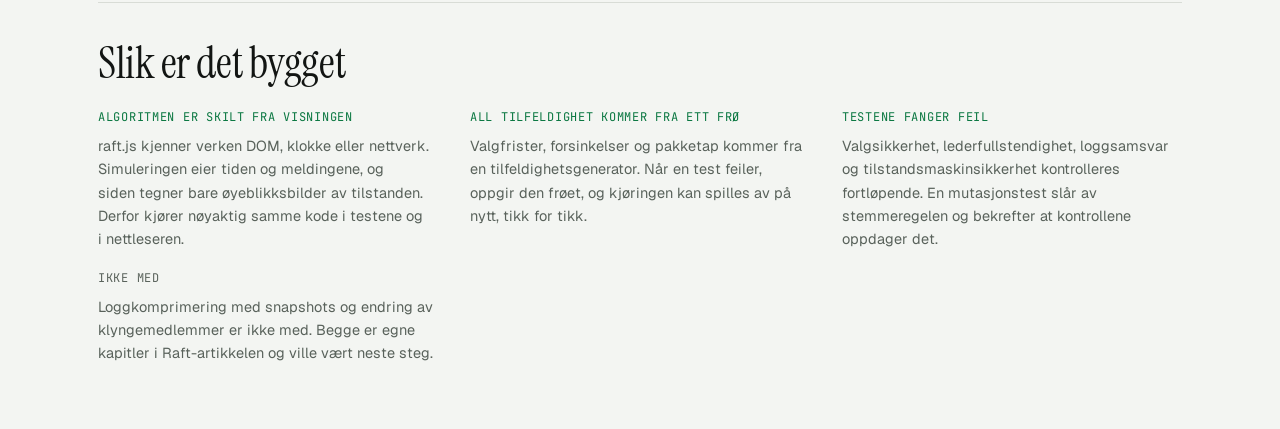
<file: projects/raft/index.html>
<!doctype html>
<html lang="nb">
<head>
  <meta charset="utf-8">
  <meta name="viewport" content="width=device-width, initial-scale=1">
  <meta http-equiv="Content-Security-Policy" content="default-src 'self'; img-src 'self' data:; style-src 'self'; script-src 'self'; connect-src 'self' https://*.goatcounter.com; object-src 'none'; base-uri 'self'">
  <title>Raft: konsensus i en klynge som feiler</title>
  <meta name="description" content="En guidet, interaktiv simulering av Raft-konsensus. Krasj noder, del nettverket og se fem servere bli enige igjen.">
  <meta property="og:url" content="https://in-prosjekter.pages.dev/projects/raft/">
  <link rel="canonical" href="https://in-prosjekter.pages.dev/projects/raft/">
  <link rel="icon" href="../../favicon.svg?v=2" type="image/svg+xml">
  <link rel="apple-touch-icon" href="../../assets/apple-touch-icon.png">
  <link rel="manifest" href="../../site.webmanifest">
  <meta name="theme-color" content="#0a0c0b" media="(prefers-color-scheme: dark)">
  <meta name="theme-color" content="#f3f5f2" media="(prefers-color-scheme: light)">
  <meta property="og:type" content="website">
  <meta property="og:site_name" content="Ibrahim Nur">
  <meta property="og:title" content="Raft: konsensus i en klynge som feiler">
  <meta property="og:description" content="En guidet, interaktiv simulering av Raft-konsensus. Krasj noder, del nettverket og se fem servere bli enige igjen.">
  <meta property="og:locale" content="nb_NO">
  <meta property="og:image" content="https://in-prosjekter.pages.dev/assets/og/raft.png">
  <meta property="og:image:width" content="1200">
  <meta property="og:image:height" content="630">
  <meta name="twitter:card" content="summary_large_image">
  <link rel="preload" href="../../assets/fonts/instrument-serif.woff2" as="font" type="font/woff2" crossorigin>
  <link rel="preload" href="../../assets/fonts/geist.woff2" as="font" type="font/woff2" crossorigin>
  <link rel="stylesheet" href="../../assets/css/base.css">
  <link rel="stylesheet" href="../../assets/css/app.css">
  <link rel="stylesheet" href="style.css">
  <script src="../../assets/js/theme-init.js"></script>
  <script type="module" src="../../assets/js/app-shell.js"></script>
  <script type="module" src="main.js"></script>
</head>
<body data-project="raft">
  <main class="app" id="app">
    <header class="app-intro">
      <p class="eyebrow">Distribuerte systemer</p>
      <h1>Raft</h1>
      <p>Hvordan kan fem servere bli enige om hva som er lagret, når hvem som helst av dem kan krasje? Omvisningen tar deg gjennom svaret på et par minutter. Etterpå kan du prøve å ødelegge klyngen selv.</p>
    </header>

    <div class="raft" id="raft">
      <section class="panel cluster-panel" aria-label="Klyngen">
        <div class="bar">
          <span class="badge ok" id="invariants">Sikkerhetsegenskapene holder</span>
          <span class="hint" id="counters"></span>
        </div>
        <svg id="cluster" viewBox="0 0 520 464" role="group" aria-label="Nodene i klyngen og meldingene mellom dem"></svg>
        <div class="legend">
          <span><i class="lg lg-leader"></i>Leder</span>
          <span><i class="lg lg-candidate"></i>Kandidat</span>
          <span><i class="lg lg-follower"></i>Følger</span>
          <span><i class="lg lg-append"></i>Loggmelding</span>
          <span><i class="lg lg-vote"></i>Stemme</span>
          <span><i class="lg lg-reply"></i>Svar</span>
        </div>
        <div class="toolbar transport">
          <button class="btn btn-ghost btn-small" id="play" type="button">Pause</button>
          <div class="seg" role="radiogroup" aria-label="Hastighet" id="speed">
            <label><input type="radio" name="speed" value="0.25"><span>Sakte</span></label>
            <label><input type="radio" name="speed" value="1" checked><span>Normal</span></label>
            <label><input type="radio" name="speed" value="4"><span>Rask</span></label>
          </div>
          <label class="size">Noder
            <select class="select" id="size"><option>3</option><option selected>5</option><option>7</option></select>
          </label>
          <button class="btn btn-ghost btn-small" id="restart" type="button">Start forfra</button>
        </div>
      </section>

      <aside class="stack side">
        <section class="panel tour" id="tour" aria-label="Omvisning"></section>

        <section class="panel stack">
          <h2 class="panel-title">Fri lek</h2>
          <div class="toolbar">
            <button class="btn btn-ghost btn-small" id="write" type="button">Send kommando</button>
            <button class="btn btn-ghost btn-small" id="split" type="button">Del nettverket i to</button>
            <button class="btn btn-ghost btn-small" id="heal" type="button">Reparer alt</button>
          </div>
          <label class="field">
            <span class="field-row">Pakketap <output id="out-drop">0 %</output></span>
            <input type="range" id="drop" min="0" max="50" step="5" value="0">
          </label>
          <div class="selected" id="selected"></div>
        </section>
      </aside>

      <section class="panel logs-panel" aria-labelledby="h-logs">
        <h2 class="panel-title" id="h-logs">Loggene. Heltrukket ramme betyr bekreftet av et flertall.</h2>
        <div class="logs" id="logs"></div>
      </section>

      <section class="panel events-panel" aria-labelledby="h-events">
        <h2 class="panel-title" id="h-events">Hendelser</h2>
        <ol class="events" id="events" aria-live="off"></ol>
      </section>
    </div>

    <p class="hint attribution">
      Algoritmen ligger i <code>raft.js</code>. Testene i <code>test.mjs</code> kjører tusenvis av tilfeldige feilscenarier og kontrollerer de samme sikkerhetsegenskapene som merket øverst viser.
    </p>
  </main>
</body>
</html>
</file>
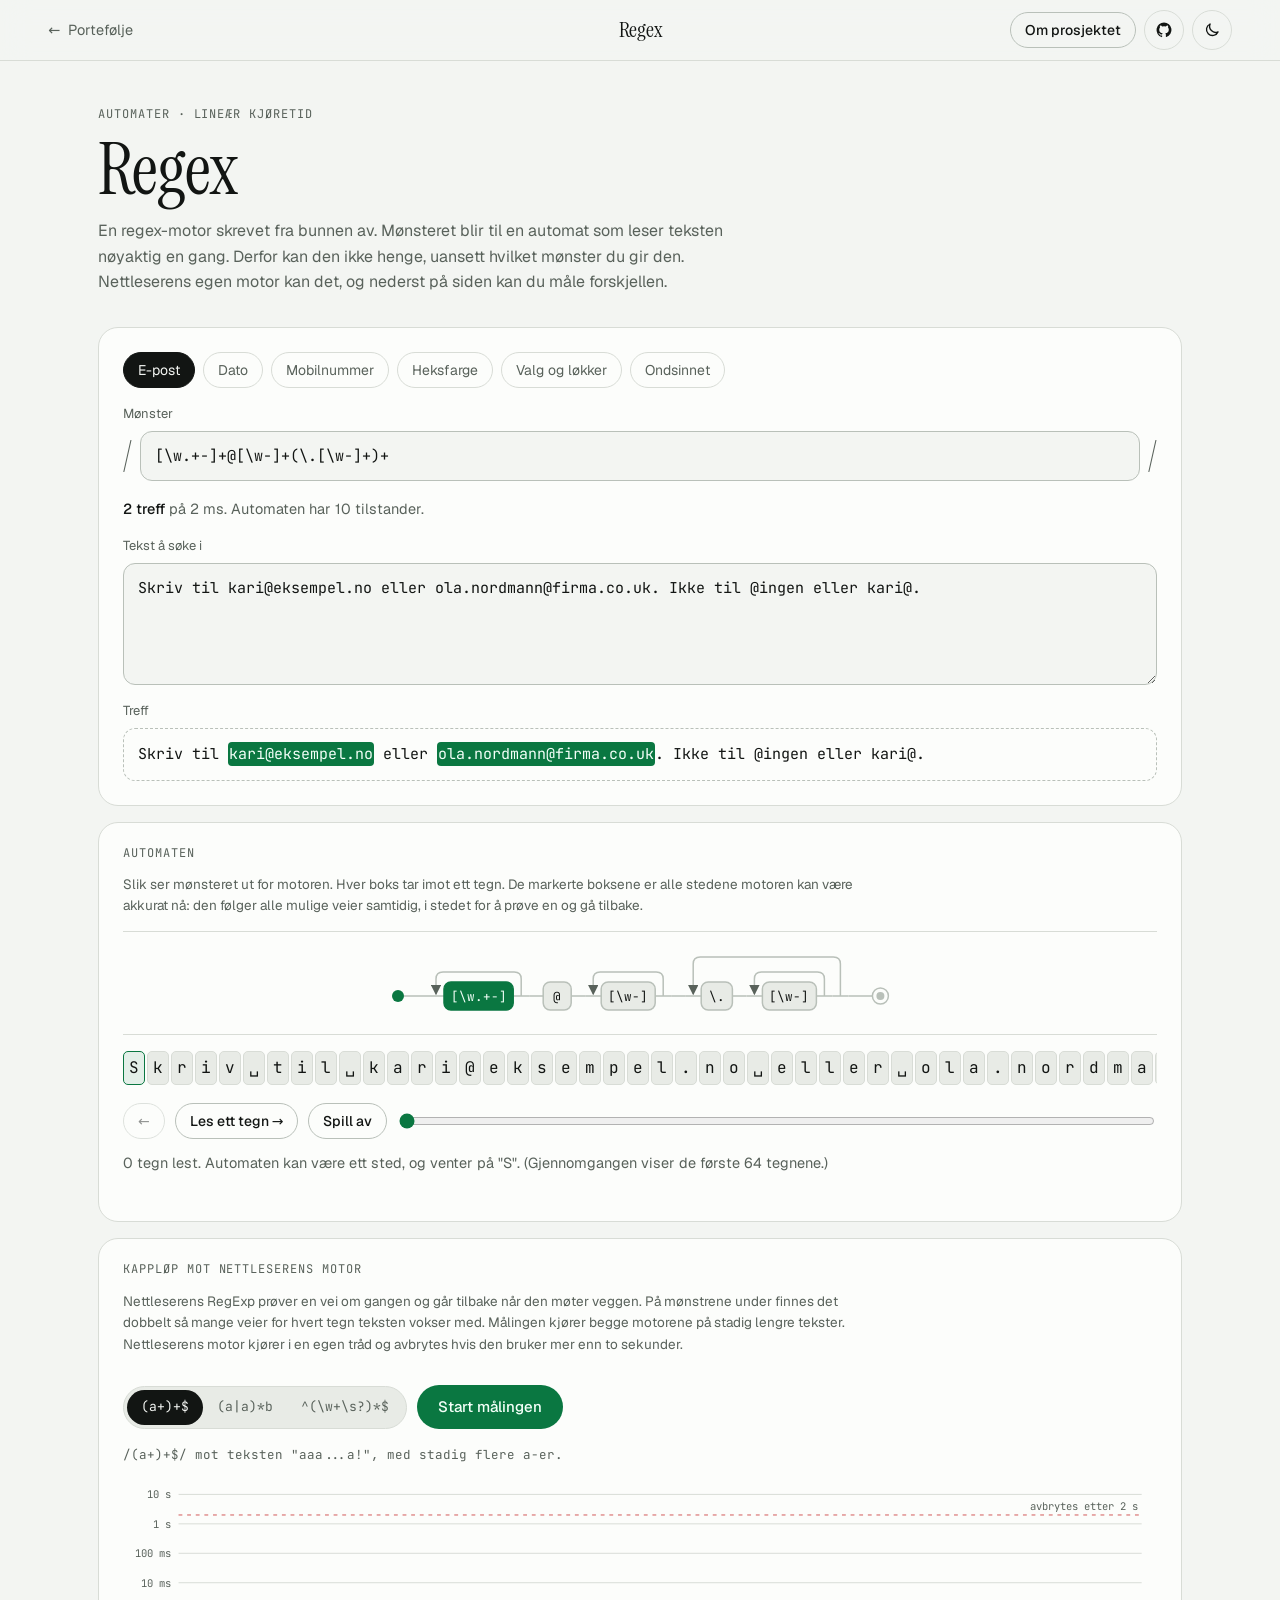
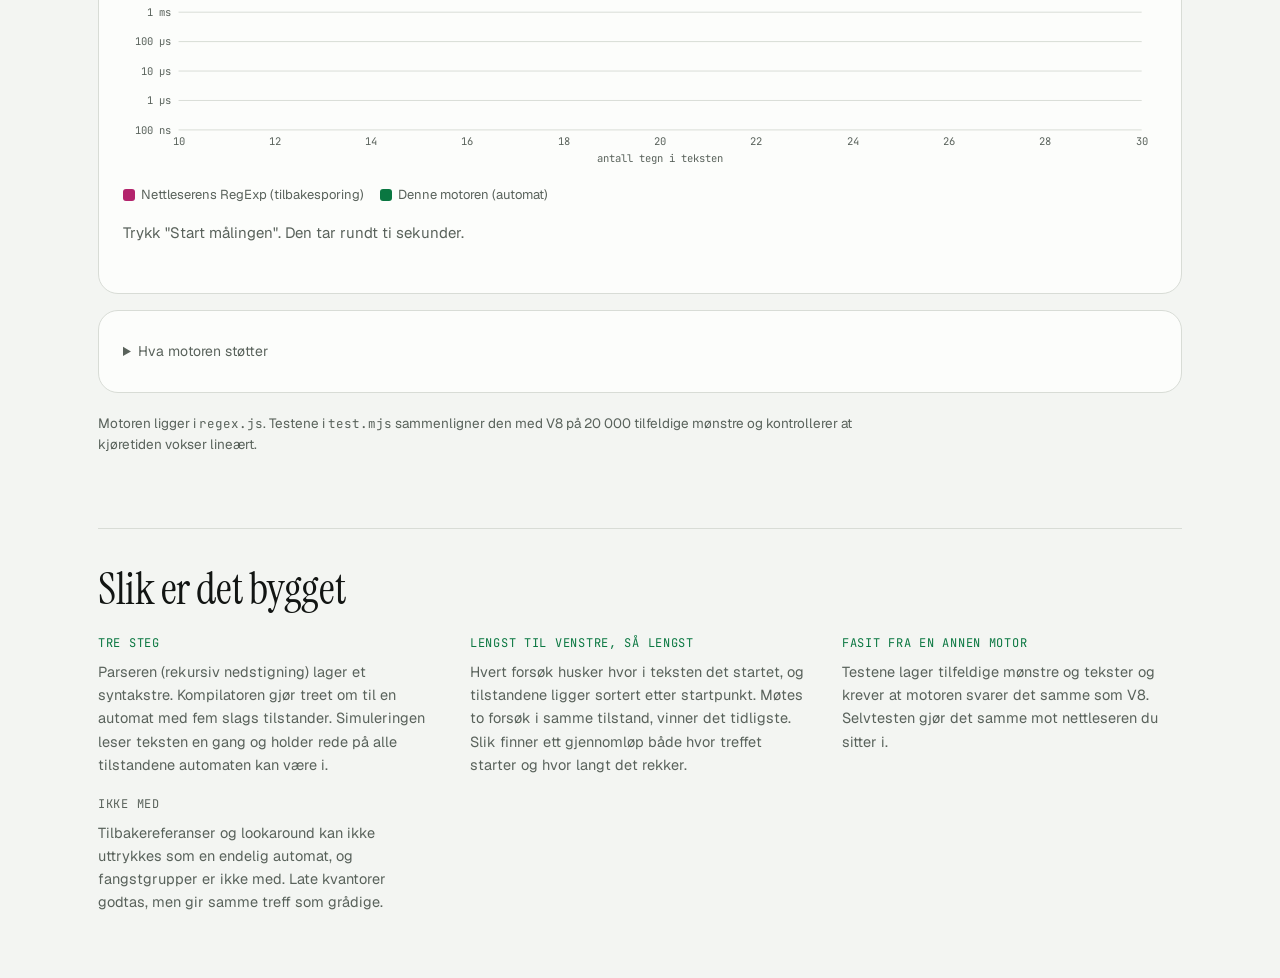
<file: projects/regex/index.html>
<!doctype html>
<html lang="nb">
<head>
  <meta charset="utf-8">
  <meta name="viewport" content="width=device-width, initial-scale=1">
  <meta http-equiv="Content-Security-Policy" content="default-src 'self'; img-src 'self' data:; style-src 'self'; script-src 'self'; worker-src 'self'; connect-src 'self' https://*.goatcounter.com; object-src 'none'; base-uri 'self'">
  <title>Regex: en regex-motor som aldri henger</title>
  <meta name="description" content="En regex-motor skrevet fra bunnen av. Mønsteret gjøres om til en automat som leser teksten en gang, så kjøretiden er lineær selv for mønstre som får nettleserens egen motor til å henge.">
  <meta property="og:url" content="https://in-prosjekter.pages.dev/projects/regex/">
  <link rel="canonical" href="https://in-prosjekter.pages.dev/projects/regex/">
  <link rel="icon" href="../../favicon.svg?v=2" type="image/svg+xml">
  <link rel="apple-touch-icon" href="../../assets/apple-touch-icon.png">
  <link rel="manifest" href="../../site.webmanifest">
  <meta name="theme-color" content="#0a0c0b" media="(prefers-color-scheme: dark)">
  <meta name="theme-color" content="#f3f5f2" media="(prefers-color-scheme: light)">
  <meta property="og:type" content="website">
  <meta property="og:site_name" content="Ibrahim Nur">
  <meta property="og:title" content="Regex: en regex-motor som aldri henger">
  <meta property="og:description" content="En regex-motor skrevet fra bunnen av. Mønsteret gjøres om til en automat som leser teksten en gang, så kjøretiden er lineær selv for mønstre som får nettleserens egen motor til å henge.">
  <meta property="og:locale" content="nb_NO">
  <meta property="og:image" content="https://in-prosjekter.pages.dev/assets/og/regex.png">
  <meta property="og:image:width" content="1200">
  <meta property="og:image:height" content="630">
  <meta name="twitter:card" content="summary_large_image">
  <link rel="preload" href="../../assets/fonts/instrument-serif.woff2" as="font" type="font/woff2" crossorigin>
  <link rel="preload" href="../../assets/fonts/geist.woff2" as="font" type="font/woff2" crossorigin>
  <link rel="stylesheet" href="../../assets/css/base.css">
  <link rel="stylesheet" href="../../assets/css/app.css">
  <link rel="stylesheet" href="style.css">
  <script src="../../assets/js/theme-init.js"></script>
  <script type="module" src="../../assets/js/app-shell.js"></script>
  <script type="module" src="main.js"></script>
</head>
<body data-project="regex">
  <main class="app" id="app">
    <header class="app-intro">
      <p class="eyebrow">Automater · Lineær kjøretid</p>
      <h1>Regex</h1>
      <p>En regex-motor skrevet fra bunnen av. Mønsteret blir til en automat som leser teksten nøyaktig en gang. Derfor kan den ikke henge, uansett hvilket mønster du gir den. Nettleserens egen motor kan det, og nederst på siden kan du måle forskjellen.</p>
    </header>

    <div class="stack">
      <section class="panel stack" aria-label="Mønster og tekst">
        <div class="presets" id="presets" role="group" aria-label="Eksempler"></div>

        <label class="field">
          <span>Mønster</span>
          <span class="pattern-row">
            <span class="slash" aria-hidden="true">/</span>
            <input class="input" id="pattern" spellcheck="false" autocomplete="off" autocapitalize="off" aria-describedby="status">
            <span class="slash" aria-hidden="true">/</span>
          </span>
        </label>
        <p class="status" id="status" role="status" aria-live="polite"></p>

        <label class="field">
          <span>Tekst å søke i</span>
          <textarea class="input" id="text" rows="4" spellcheck="false" autocomplete="off" autocapitalize="off"></textarea>
        </label>

        <div class="field">
          <span>Treff</span>
          <pre class="matches" id="matches" tabindex="0"></pre>
        </div>
      </section>

      <section class="panel" aria-labelledby="h-automaton">
        <h2 class="panel-title" id="h-automaton">Automaten</h2>
        <p class="hint lead">Slik ser mønsteret ut for motoren. Hver boks tar imot ett tegn. De markerte boksene er alle stedene motoren kan være akkurat nå: den følger alle mulige veier samtidig, i stedet for å prøve en og gå tilbake.</p>
        <div class="diagram-scroll" tabindex="0" role="img" aria-label="Automaten for mønsteret, tegnet som et jernbanediagram">
          <svg id="diagram"></svg>
        </div>

        <div class="tape-wrap" tabindex="0" role="region" aria-label="Teksten tegn for tegn">
          <div class="tape" id="tape" aria-hidden="true"></div>
        </div>
        <div class="toolbar stepper">
          <button class="btn btn-ghost btn-small" id="step-back" type="button" aria-label="Ett tegn tilbake">←</button>
          <button class="btn btn-ghost btn-small" id="step-forward" type="button" aria-label="Les ett tegn">Les ett tegn →</button>
          <button class="btn btn-ghost btn-small" id="step-play" type="button">Spill av</button>
          <label class="position"><span class="sr-only">Posisjon i teksten</span><input type="range" id="position" min="0" max="0" step="1" value="0"></label>
        </div>
        <p class="step-note" id="step-note" role="status" aria-live="polite"></p>
      </section>

      <section class="panel stack" aria-labelledby="h-race">
        <div>
          <h2 class="panel-title" id="h-race">Kappløp mot nettleserens motor</h2>
          <p class="hint lead">Nettleserens RegExp prøver en vei om gangen og går tilbake når den møter veggen. På mønstrene under finnes det dobbelt så mange veier for hvert tegn teksten vokser med. Målingen kjører begge motorene på stadig lengre tekster. Nettleserens motor kjører i en egen tråd og avbrytes hvis den bruker mer enn to sekunder.</p>
        </div>
        <div class="toolbar">
          <div class="seg" role="radiogroup" aria-label="Mønster for målingen" id="evil"></div>
          <button class="btn btn-primary" id="race" type="button">Start målingen</button>
        </div>
        <p class="hint mono" id="race-input"></p>
        <svg id="chart" viewBox="0 0 720 300" role="img" aria-label="Kjøretid for de to motorene etter tekstlengde, på logaritmisk skala"></svg>
        <div class="legend">
          <span><i class="sw-native"></i>Nettleserens RegExp (tilbakesporing)</span>
          <span><i class="sw-mine"></i>Denne motoren (automat)</span>
        </div>
        <p class="race-note" id="race-note" role="status" aria-live="polite">Trykk "Start målingen". Den tar rundt ti sekunder.</p>
      </section>

      <details class="panel reference">
        <summary>Hva motoren støtter</summary>
        <div class="ref-grid">
          <div><h3>Tegn</h3><p><code>a</code> <code>.</code> <code>\d</code> <code>\w</code> <code>\s</code> <code>\D</code> <code>\W</code> <code>\S</code> <code>\n</code> <code>\t</code> <code>\x41</code> <code>å</code> <code>\.</code></p></div>
          <div><h3>Tegnklasser</h3><p><code>[abc]</code> <code>[a-z0-9]</code> <code>[^abc]</code> <code>[\w.-]</code></p></div>
          <div><h3>Gjentakelse</h3><p><code>*</code> <code>+</code> <code>?</code> <code>{3}</code> <code>{2,}</code> <code>{2,5}</code></p></div>
          <div><h3>Struktur</h3><p><code>ab|cd</code> <code>(...)</code> <code>(?:...)</code> <code>(?&lt;navn&gt;...)</code></p></div>
          <div><h3>Posisjon</h3><p><code>^</code> <code>$</code> <code>\b</code> <code>\B</code></p></div>
          <div><h3>Ikke støttet</h3><p>Tilbakereferanser (<code>\1</code>) og lookaround (<code>(?=...)</code>). De kan ikke uttrykkes som en endelig automat, og er prisen for garantert lineær kjøretid. Treffene er de lengste mulige, så late kvantorer (<code>*?</code>) oppfører seg som de grådige.</p></div>
        </div>
      </details>
    </div>

    <p class="hint attribution">
      Motoren ligger i <code>regex.js</code>. Testene i <code>test.mjs</code> sammenligner den med V8 på 20&nbsp;000 tilfeldige mønstre og kontrollerer at kjøretiden vokser lineært.
    </p>
  </main>
</body>
</html>
</file>
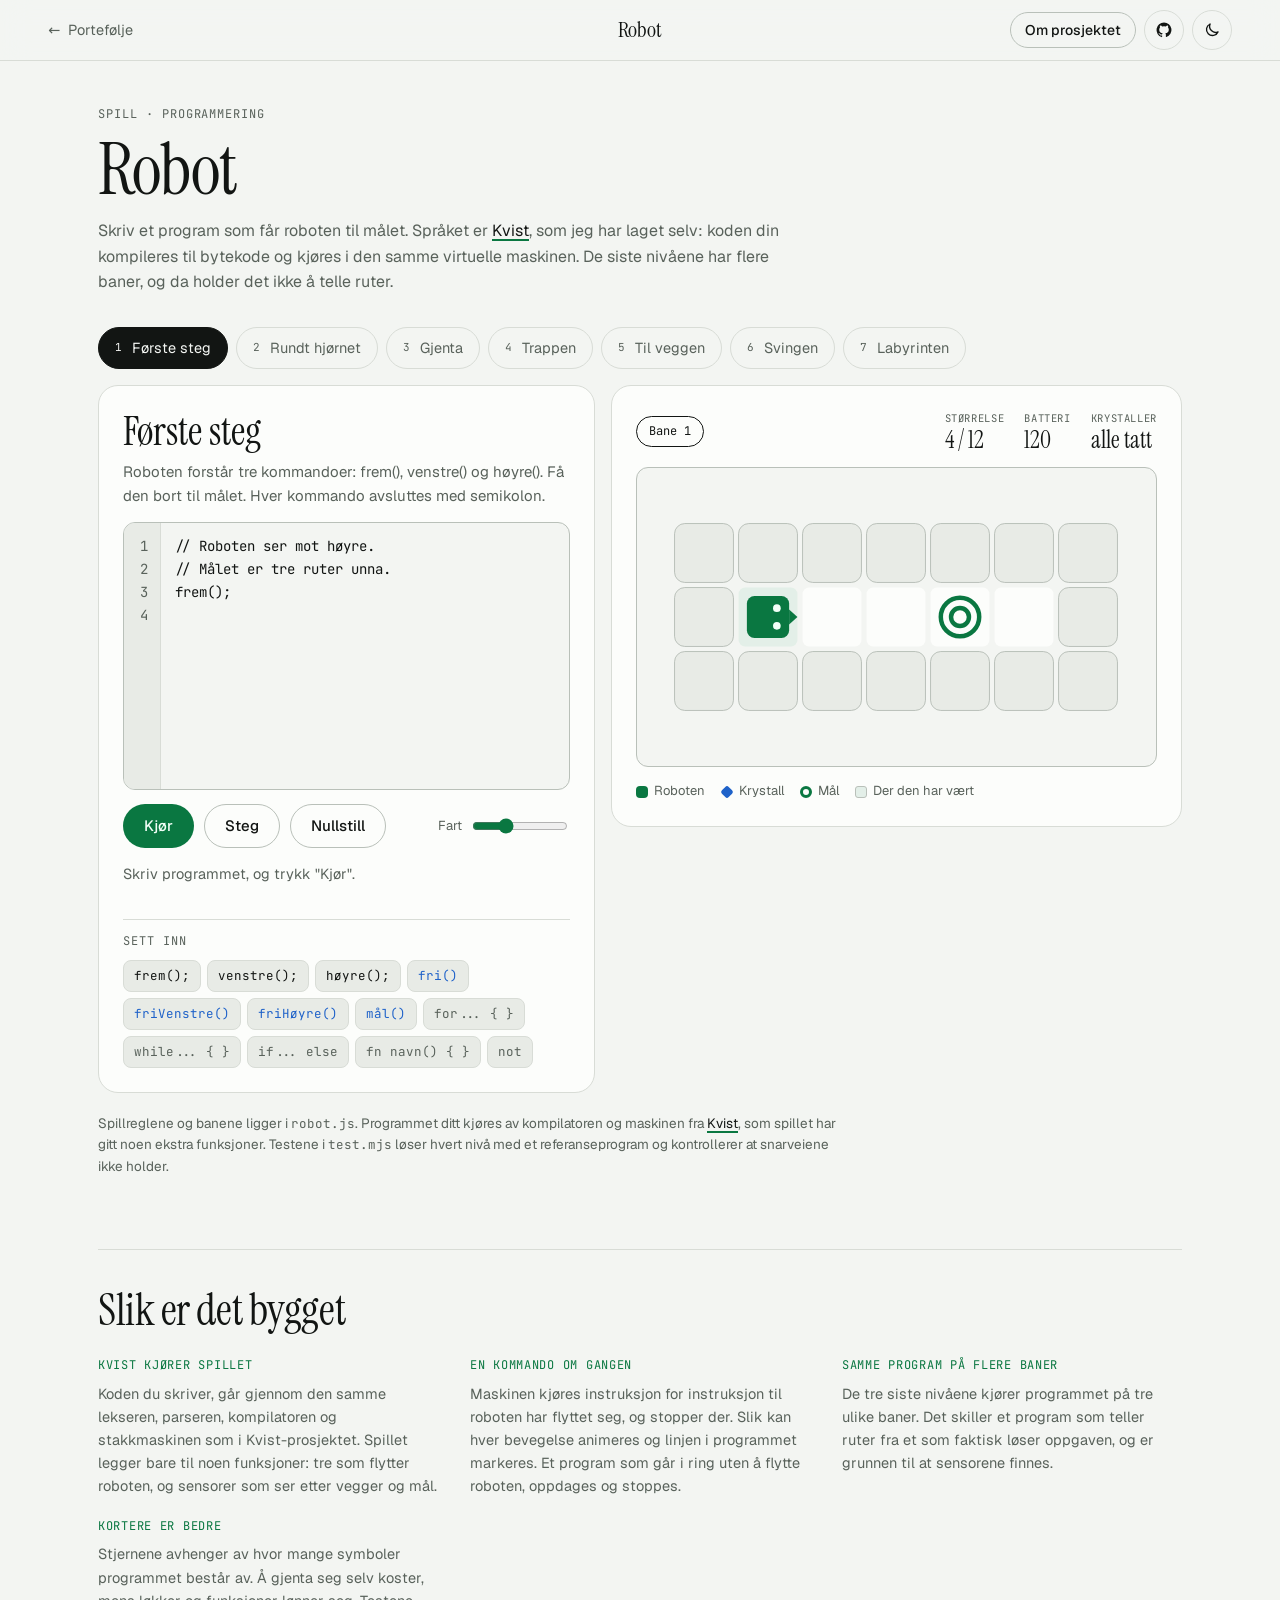
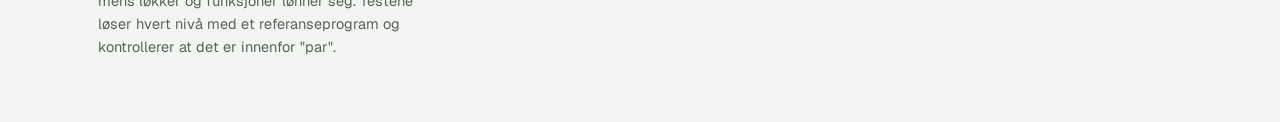
<file: projects/robot/index.html>
<!doctype html>
<html lang="nb">
<head>
  <meta charset="utf-8">
  <meta name="viewport" content="width=device-width, initial-scale=1">
  <meta http-equiv="Content-Security-Policy" content="default-src 'self'; img-src 'self' data:; style-src 'self'; script-src 'self'; connect-src 'self' https://*.goatcounter.com; object-src 'none'; base-uri 'self'">
  <title>Robot: programmer deg gjennom labyrinten</title>
  <meta name="description" content="Et programmeringsspill der roboten styres med Kvist, et språk med egen kompilator og virtuell maskin. Sju nivåer, fra tre kommandoer til en algoritme som løser enhver labyrint.">
  <meta property="og:url" content="https://in-prosjekter.pages.dev/projects/robot/">
  <link rel="canonical" href="https://in-prosjekter.pages.dev/projects/robot/">
  <link rel="icon" href="../../favicon.svg?v=2" type="image/svg+xml">
  <link rel="apple-touch-icon" href="../../assets/apple-touch-icon.png">
  <link rel="manifest" href="../../site.webmanifest">
  <meta name="theme-color" content="#0a0c0b" media="(prefers-color-scheme: dark)">
  <meta name="theme-color" content="#f3f5f2" media="(prefers-color-scheme: light)">
  <meta property="og:type" content="website">
  <meta property="og:site_name" content="Ibrahim Nur">
  <meta property="og:title" content="Robot: programmer deg gjennom labyrinten">
  <meta property="og:description" content="Et programmeringsspill der roboten styres med Kvist, et språk med egen kompilator og virtuell maskin. Sju nivåer, fra tre kommandoer til en algoritme som løser enhver labyrint.">
  <meta property="og:locale" content="nb_NO">
  <meta property="og:image" content="https://in-prosjekter.pages.dev/assets/og/robot.png">
  <meta property="og:image:width" content="1200">
  <meta property="og:image:height" content="630">
  <meta name="twitter:card" content="summary_large_image">
  <link rel="preload" href="../../assets/fonts/instrument-serif.woff2" as="font" type="font/woff2" crossorigin>
  <link rel="preload" href="../../assets/fonts/geist.woff2" as="font" type="font/woff2" crossorigin>
  <link rel="stylesheet" href="../../assets/css/base.css">
  <link rel="stylesheet" href="../../assets/css/app.css">
  <link rel="stylesheet" href="style.css">
  <script src="../../assets/js/theme-init.js"></script>
  <script type="module" src="../../assets/js/app-shell.js"></script>
  <script type="module" src="main.js"></script>
</head>
<body data-project="robot">
  <main class="app" id="app">
    <header class="app-intro">
      <p class="eyebrow">Spill · Programmering</p>
      <h1>Robot</h1>
      <p>Skriv et program som får roboten til målet. Språket er <a class="inline" href="../kvist/">Kvist</a>, som jeg har laget selv: koden din kompileres til bytekode og kjøres i den samme virtuelle maskinen. De siste nivåene har flere baner, og da holder det ikke å telle ruter.</p>
    </header>

    <div class="levels" id="levels" role="group" aria-label="Nivå"></div>

    <div class="game">
      <section class="panel side" aria-label="Programmet">
        <div>
          <h2 class="level-name" id="level-name"></h2>
          <p class="level-text" id="level-text"></p>
        </div>

        <div class="editor">
          <div class="gutter" id="gutter" aria-hidden="true"></div>
          <div class="code">
            <div class="marker" id="marker" hidden></div>
            <label class="sr-only" for="editor">Programmet som styrer roboten</label>
            <textarea id="editor" spellcheck="false" autocomplete="off" autocapitalize="off" wrap="off"></textarea>
          </div>
        </div>

        <div class="toolbar">
          <button class="btn btn-primary" id="run" type="button">Kjør</button>
          <button class="btn btn-ghost" id="step" type="button" title="Utfør en kommando om gangen">Steg</button>
          <button class="btn btn-ghost" id="reset" type="button">Nullstill</button>
          <label class="speed"><span>Fart</span><input type="range" id="speed" min="1" max="4" step="1" value="2" aria-label="Fart"></label>
        </div>
        <p class="status" id="status" role="status" aria-live="polite"></p>

        <div class="palette">
          <p class="eyebrow">Sett inn</p>
          <div class="chips" id="palette"></div>
        </div>
      </section>

      <section class="panel board" aria-label="Banen">
        <div class="board-head">
          <div class="maps" id="maps" role="group" aria-label="Bane"></div>
          <dl class="gauges">
            <div><dt>Størrelse</dt><dd id="size">-</dd></div>
            <div><dt>Batteri</dt><dd id="battery">-</dd></div>
            <div><dt>Krystaller</dt><dd id="crystals">-</dd></div>
          </dl>
        </div>
        <div class="stage" id="stage">
          <canvas id="canvas" aria-label="Banen sett ovenfra, med roboten, veggene, krystallene og målet"></canvas>
          <div class="result" id="result" hidden role="status" aria-live="polite">
            <p class="result-stars" id="result-stars" aria-hidden="true"></p>
            <h3 id="result-title"></h3>
            <p id="result-text"></p>
            <div class="toolbar">
              <button class="btn btn-primary btn-small" id="result-next" type="button">Neste nivå</button>
              <button class="btn btn-ghost btn-small" id="result-back" type="button">Prøv igjen</button>
            </div>
          </div>
        </div>
        <div class="legend">
          <span><i class="lg lg-robot"></i>Roboten</span>
          <span><i class="lg lg-crystal"></i>Krystall</span>
          <span><i class="lg lg-goal"></i>Mål</span>
          <span><i class="lg lg-trail"></i>Der den har vært</span>
        </div>
      </section>
    </div>

    <p class="hint attribution">
      Spillreglene og banene ligger i <code>robot.js</code>. Programmet ditt kjøres av kompilatoren og maskinen fra <a class="inline" href="../kvist/">Kvist</a>, som spillet har gitt noen ekstra funksjoner. Testene i <code>test.mjs</code> løser hvert nivå med et referanseprogram og kontrollerer at snarveiene ikke holder.
    </p>
  </main>
</body>
</html>
</file>
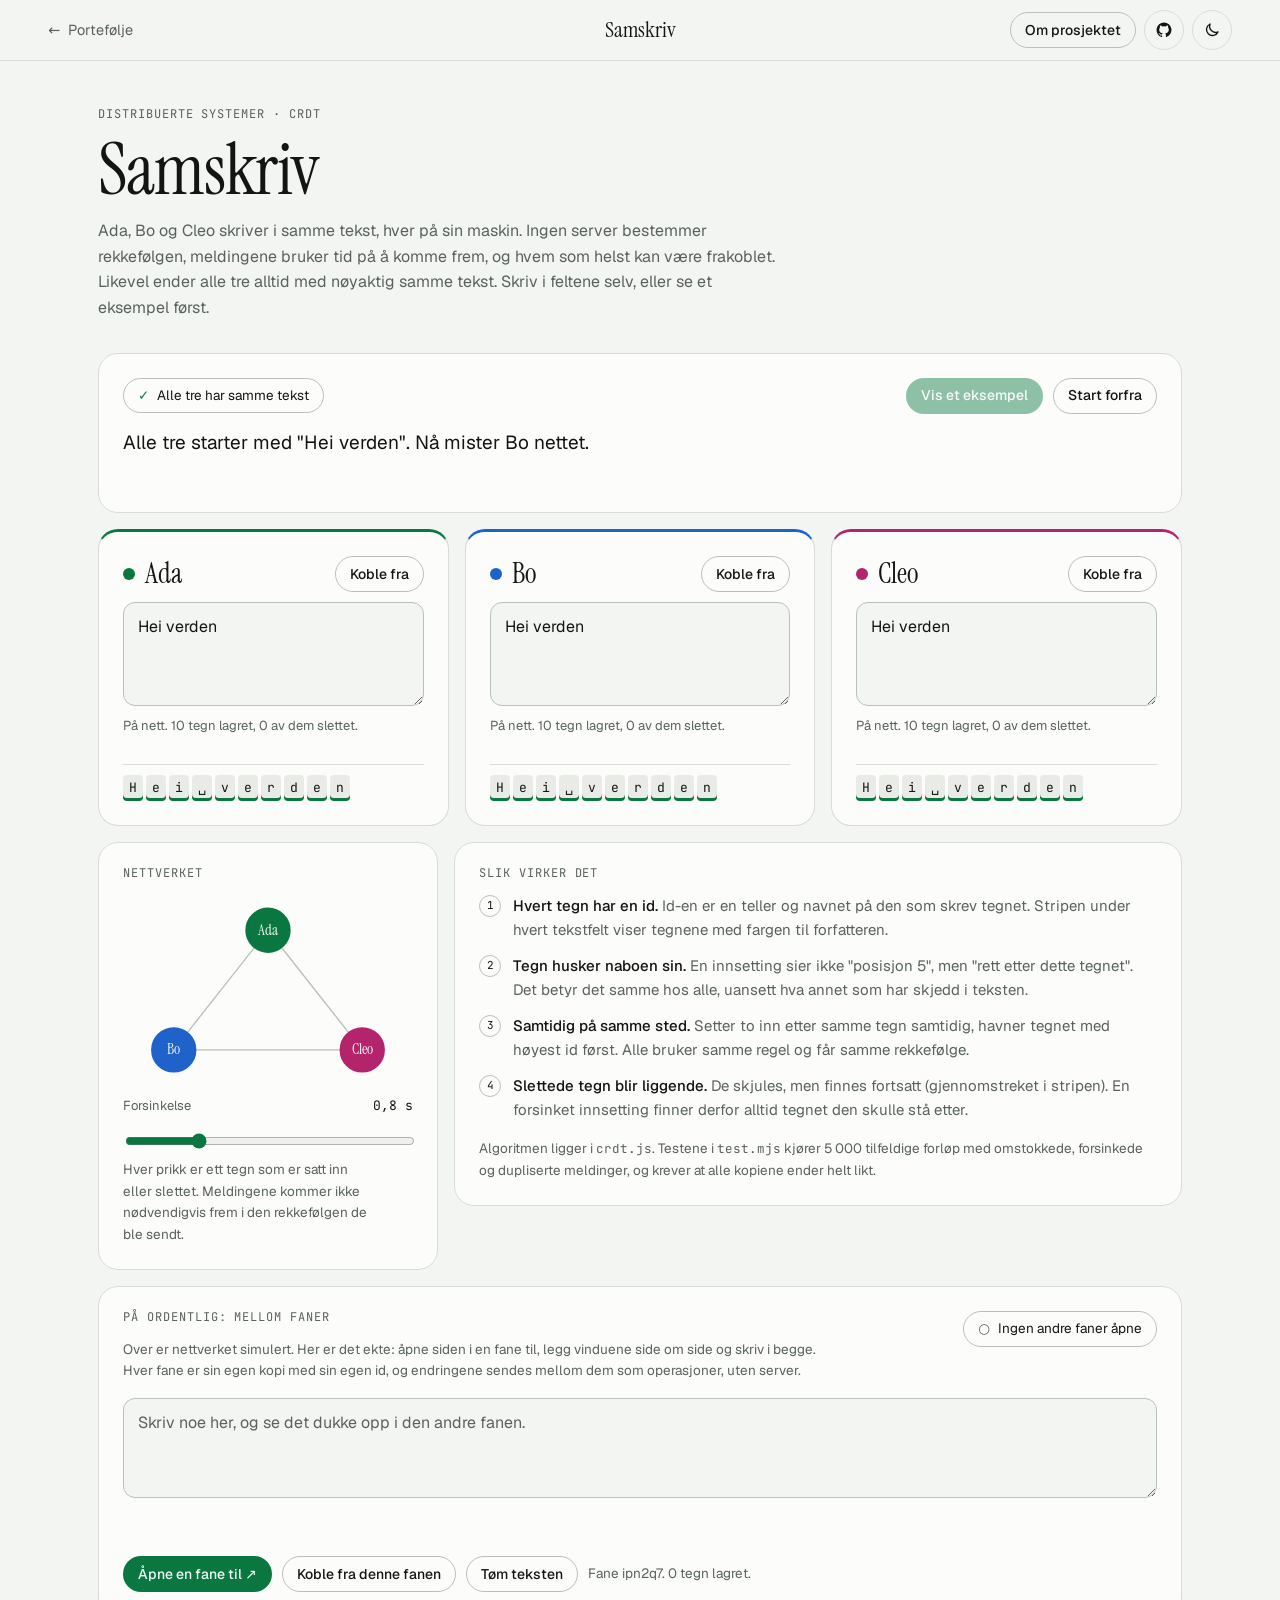
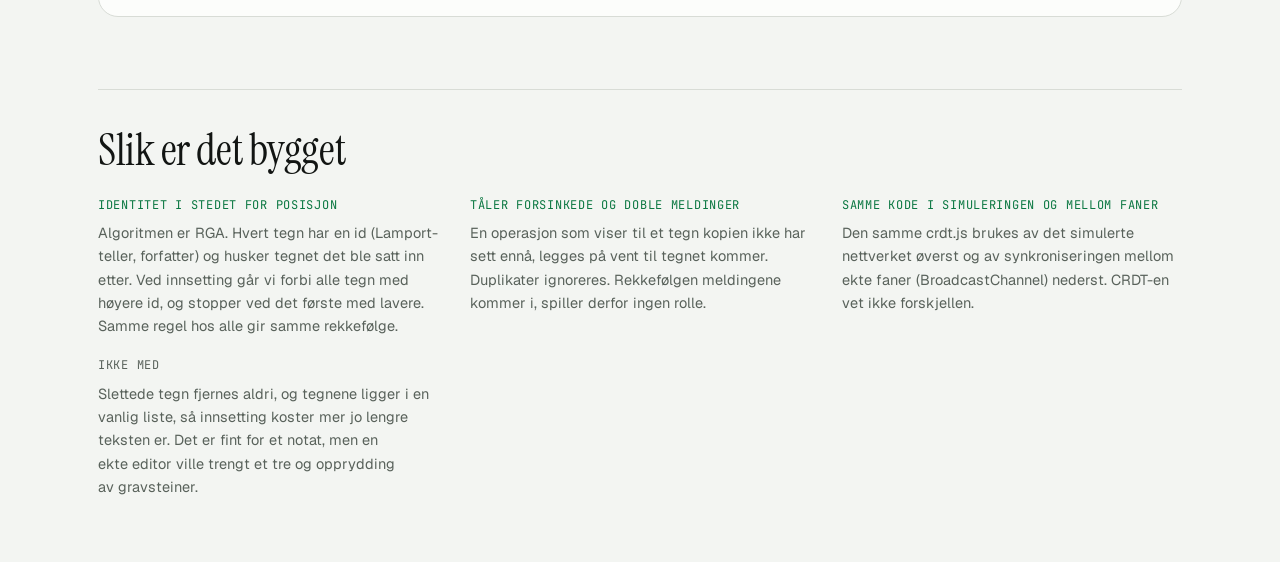
<file: projects/samskriv/index.html>
<!doctype html>
<html lang="nb">
<head>
  <meta charset="utf-8">
  <meta name="viewport" content="width=device-width, initial-scale=1">
  <meta http-equiv="Content-Security-Policy" content="default-src 'self'; img-src 'self' data:; style-src 'self'; script-src 'self'; connect-src 'self' https://*.goatcounter.com; object-src 'none'; base-uri 'self'">
  <title>Samskriv: samtidig redigering uten server</title>
  <meta name="description" content="En tekst-CRDT skrevet fra bunnen av. Tre redaktører skriver i samme tekst, også frakoblet, og ender alltid med nøyaktig samme resultat.">
  <meta property="og:url" content="https://in-prosjekter.pages.dev/projects/samskriv/">
  <link rel="canonical" href="https://in-prosjekter.pages.dev/projects/samskriv/">
  <link rel="icon" href="../../favicon.svg?v=2" type="image/svg+xml">
  <link rel="apple-touch-icon" href="../../assets/apple-touch-icon.png">
  <link rel="manifest" href="../../site.webmanifest">
  <meta name="theme-color" content="#0a0c0b" media="(prefers-color-scheme: dark)">
  <meta name="theme-color" content="#f3f5f2" media="(prefers-color-scheme: light)">
  <meta property="og:type" content="website">
  <meta property="og:site_name" content="Ibrahim Nur">
  <meta property="og:title" content="Samskriv: samtidig redigering uten server">
  <meta property="og:description" content="En tekst-CRDT skrevet fra bunnen av. Tre redaktører skriver i samme tekst, også frakoblet, og ender alltid med nøyaktig samme resultat.">
  <meta property="og:locale" content="nb_NO">
  <meta property="og:image" content="https://in-prosjekter.pages.dev/assets/og/samskriv.png">
  <meta property="og:image:width" content="1200">
  <meta property="og:image:height" content="630">
  <meta name="twitter:card" content="summary_large_image">
  <link rel="preload" href="../../assets/fonts/instrument-serif.woff2" as="font" type="font/woff2" crossorigin>
  <link rel="preload" href="../../assets/fonts/geist.woff2" as="font" type="font/woff2" crossorigin>
  <link rel="stylesheet" href="../../assets/css/base.css">
  <link rel="stylesheet" href="../../assets/css/app.css">
  <link rel="stylesheet" href="style.css">
  <script src="../../assets/js/theme-init.js"></script>
  <script type="module" src="../../assets/js/app-shell.js"></script>
  <script type="module" src="main.js"></script>
</head>
<body data-project="samskriv">
  <main class="app" id="app">
    <header class="app-intro">
      <p class="eyebrow">Distribuerte systemer · CRDT</p>
      <h1>Samskriv</h1>
      <p>Ada, Bo og Cleo skriver i samme tekst, hver på sin maskin. Ingen server bestemmer rekkefølgen, meldingene bruker tid på å komme frem, og hvem som helst kan være frakoblet. Likevel ender alle tre alltid med nøyaktig samme tekst. Skriv i feltene selv, eller se et eksempel først.</p>
    </header>

    <div class="stack">
      <section class="panel story-panel" aria-label="Eksempel">
        <div class="bar">
          <span class="badge" id="badge">Alle tre har samme tekst</span>
          <div class="toolbar">
            <button class="btn btn-primary btn-small" id="demo" type="button">Vis et eksempel</button>
            <button class="btn btn-ghost btn-small" id="reset" type="button">Start forfra</button>
          </div>
        </div>
        <p class="story" id="story" role="status" aria-live="polite"></p>
      </section>

      <div class="editors" id="editors"></div>

      <div class="lower">
        <section class="panel" aria-labelledby="h-net">
          <h2 class="panel-title" id="h-net">Nettverket</h2>
          <svg id="network" viewBox="0 0 320 214" role="group" aria-label="De tre kopiene og endringene som er på vei mellom dem"></svg>
          <label class="field">
            <span class="field-row">Forsinkelse <output id="out-delay">0,8 s</output></span>
            <input type="range" id="delay" min="0.1" max="3" step="0.1" value="0.8">
          </label>
          <p class="hint">Hver prikk er ett tegn som er satt inn eller slettet. Meldingene kommer ikke nødvendigvis frem i den rekkefølgen de ble sendt.</p>
        </section>

        <section class="panel explain" aria-labelledby="h-how">
          <h2 class="panel-title" id="h-how">Slik virker det</h2>
          <ol class="how">
            <li><strong>Hvert tegn har en id.</strong> Id-en er en teller og navnet på den som skrev tegnet. Stripen under hvert tekstfelt viser tegnene med fargen til forfatteren.</li>
            <li><strong>Tegn husker naboen sin.</strong> En innsetting sier ikke "posisjon 5", men "rett etter dette tegnet". Det betyr det samme hos alle, uansett hva annet som har skjedd i teksten.</li>
            <li><strong>Samtidig på samme sted.</strong> Setter to inn etter samme tegn samtidig, havner tegnet med høyest id først. Alle bruker samme regel og får samme rekkefølge.</li>
            <li><strong>Slettede tegn blir liggende.</strong> De skjules, men finnes fortsatt (gjennomstreket i stripen). En forsinket innsetting finner derfor alltid tegnet den skulle stå etter.</li>
          </ol>
          <p class="hint">Algoritmen ligger i <code>crdt.js</code>. Testene i <code>test.mjs</code> kjører 5&nbsp;000 tilfeldige forløp med omstokkede, forsinkede og dupliserte meldinger, og krever at alle kopiene ender helt likt.</p>
        </section>
      </div>

      <section class="panel stack live" id="live" aria-labelledby="h-live">
        <div class="bar">
          <div>
            <h2 class="panel-title" id="h-live">På ordentlig: mellom faner</h2>
            <p class="hint lead">Over er nettverket simulert. Her er det ekte: åpne siden i en fane til, legg vinduene side om side og skriv i begge. Hver fane er sin egen kopi med sin egen id, og endringene sendes mellom dem som operasjoner, uten server.</p>
          </div>
          <span class="badge" id="live-peers">Ingen andre faner åpne</span>
        </div>
        <textarea class="input" id="live-text" rows="3" maxlength="400" spellcheck="false" autocomplete="off" aria-label="Tekst som deles mellom fanene" placeholder="Skriv noe her, og se det dukke opp i den andre fanen."></textarea>
        <div class="strip" id="live-strip" aria-hidden="true"></div>
        <div class="toolbar">
          <a class="btn btn-primary btn-small" href="./#live" target="_blank" rel="noopener">Åpne en fane til ↗</a>
          <button class="btn btn-ghost btn-small" id="live-toggle" type="button" aria-pressed="false">Koble fra denne fanen</button>
          <button class="btn btn-ghost btn-small" id="live-clear" type="button">Tøm teksten</button>
          <span class="hint" id="live-state"></span>
        </div>
      </section>
    </div>
  </main>
</body>
</html>
</file>
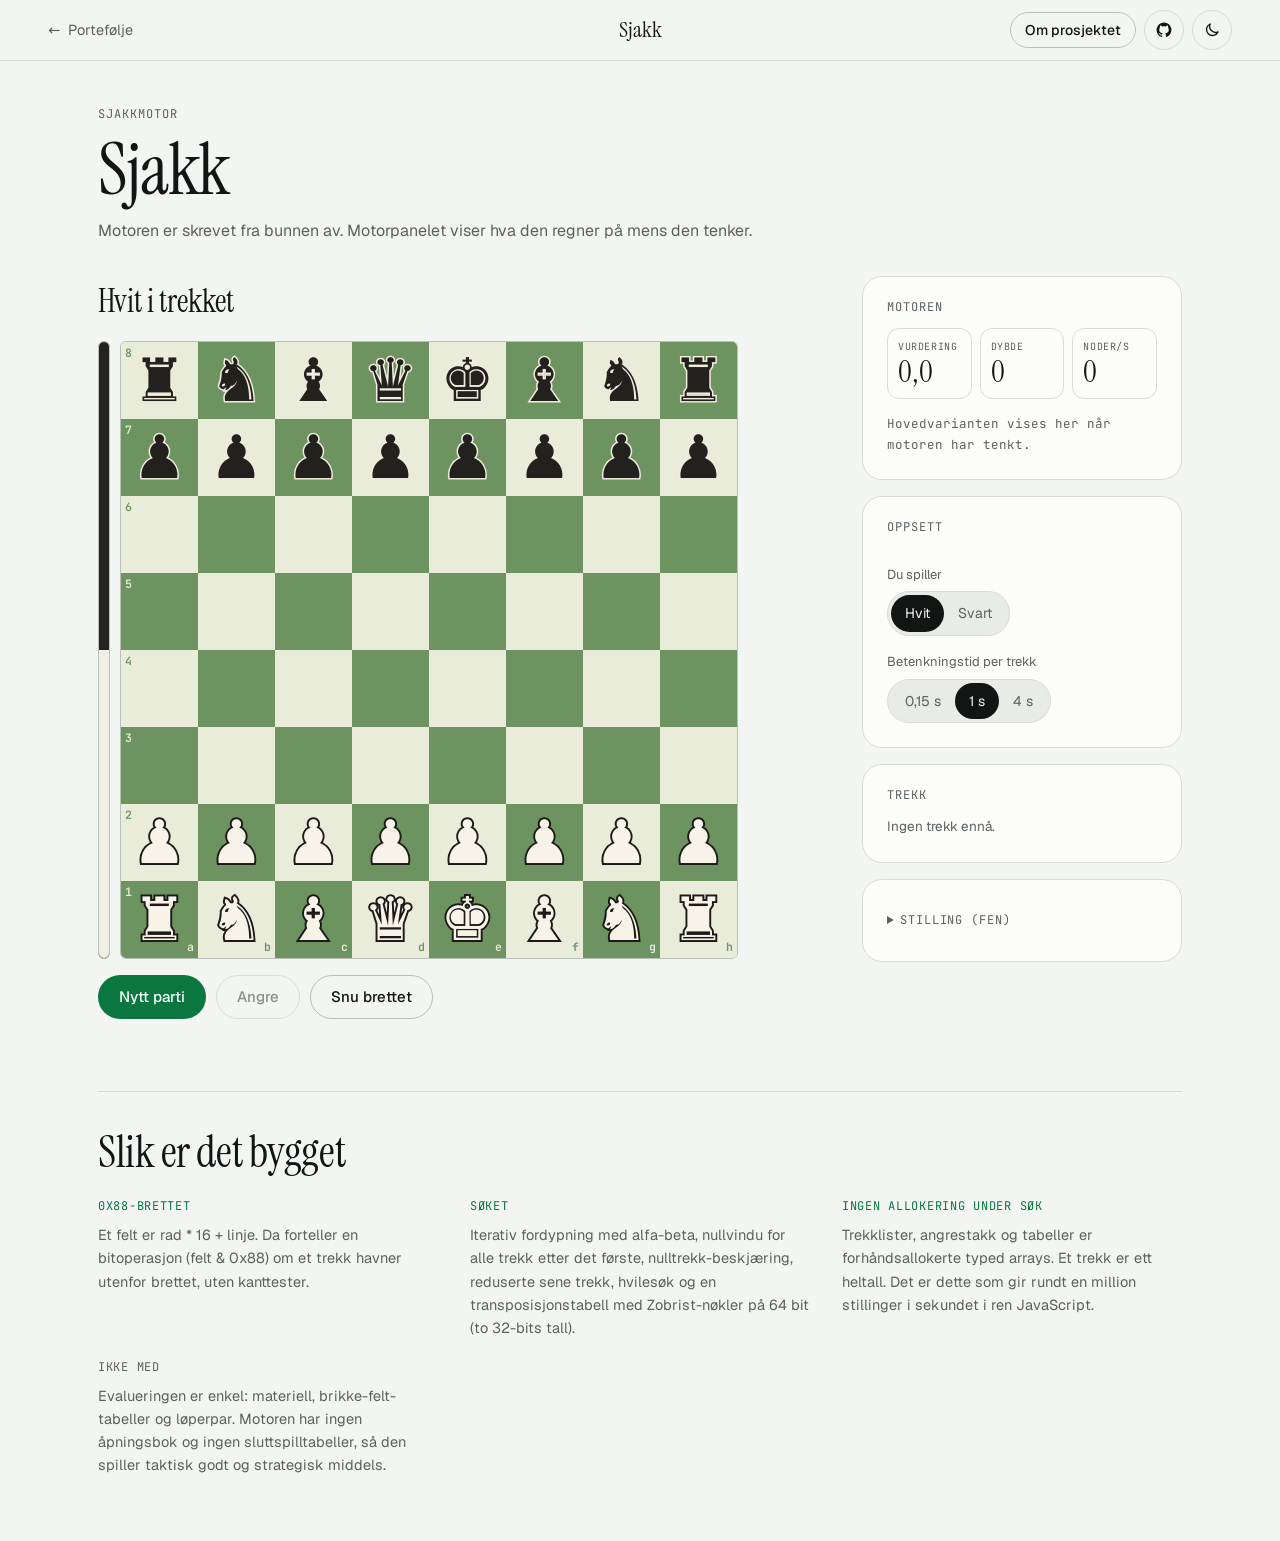
<file: projects/sjakk/index.html>
<!doctype html>
<html lang="nb">
<head>
  <meta charset="utf-8">
  <meta name="viewport" content="width=device-width, initial-scale=1">
  <meta http-equiv="Content-Security-Policy" content="default-src 'self'; img-src 'self' data:; style-src 'self'; script-src 'self'; worker-src 'self'; connect-src 'self' https://*.goatcounter.com; object-src 'none'; base-uri 'self'">
  <title>Sjakk: egen sjakkmotor i nettleseren</title>
  <meta name="description" content="Spill sjakk mot en egenutviklet motor med alfa-beta-søk, transposisjonstabell og hvilesøk. Se dybde, noder per sekund og hovedvariant mens den tenker.">
  <meta property="og:url" content="https://in-prosjekter.pages.dev/projects/sjakk/">
  <link rel="canonical" href="https://in-prosjekter.pages.dev/projects/sjakk/">
  <link rel="icon" href="../../favicon.svg?v=2" type="image/svg+xml">
  <link rel="apple-touch-icon" href="../../assets/apple-touch-icon.png">
  <link rel="manifest" href="../../site.webmanifest">
  <meta name="theme-color" content="#0a0c0b" media="(prefers-color-scheme: dark)">
  <meta name="theme-color" content="#f3f5f2" media="(prefers-color-scheme: light)">
  <meta property="og:type" content="website">
  <meta property="og:site_name" content="Ibrahim Nur">
  <meta property="og:title" content="Sjakk: egen sjakkmotor i nettleseren">
  <meta property="og:description" content="Spill sjakk mot en egenutviklet motor med alfa-beta-søk, transposisjonstabell og hvilesøk. Se dybde, noder per sekund og hovedvariant mens den tenker.">
  <meta property="og:locale" content="nb_NO">
  <meta property="og:image" content="https://in-prosjekter.pages.dev/assets/og/sjakk.png">
  <meta property="og:image:width" content="1200">
  <meta property="og:image:height" content="630">
  <meta name="twitter:card" content="summary_large_image">
  <link rel="preload" href="../../assets/fonts/instrument-serif.woff2" as="font" type="font/woff2" crossorigin>
  <link rel="preload" href="../../assets/fonts/geist.woff2" as="font" type="font/woff2" crossorigin>
  <link rel="stylesheet" href="../../assets/css/base.css">
  <link rel="stylesheet" href="../../assets/css/app.css">
  <link rel="stylesheet" href="style.css">
  <script src="../../assets/js/theme-init.js"></script>
  <script type="module" src="../../assets/js/app-shell.js"></script>
  <script type="module" src="main.js"></script>
</head>
<body data-project="sjakk">
  <main class="app" id="app">
    <header class="app-intro">
      <p class="eyebrow">Sjakkmotor</p>
      <h1>Sjakk</h1>
      <p>Motoren er skrevet fra bunnen av. Motorpanelet viser hva den regner på mens den tenker.</p>
    </header>

    <div class="layout">
      <section aria-label="Sjakkbrett">
        <p class="status" id="status" role="status" aria-live="polite">Hvit i trekket</p>
        <div class="board-row">
          <div class="evalbar" id="evalbar" role="img" aria-label="Motorens vurdering">
            <div class="evalbar-fill" id="evalbar-fill"></div>
          </div>
          <div class="board-wrap">
            <div class="board" id="board"></div>
            <div class="promo" id="promo" hidden role="dialog" aria-label="Velg brikke"></div>
          </div>
        </div>
        <div class="toolbar board-actions">
          <button class="btn btn-primary" id="new" type="button">Nytt parti</button>
          <button class="btn btn-ghost" id="undo" type="button">Angre</button>
          <button class="btn btn-ghost" id="flip" type="button">Snu brettet</button>
        </div>
      </section>

      <aside class="stack">
        <div class="panel">
          <h2 class="panel-title">Motoren</h2>
          <div class="stats">
            <div class="stat"><p class="stat-label">Vurdering</p><p class="stat-value" id="e-score">0,0</p></div>
            <div class="stat"><p class="stat-label">Dybde</p><p class="stat-value" id="e-depth">0</p></div>
            <div class="stat"><p class="stat-label">Noder/s</p><p class="stat-value" id="e-nps">0</p></div>
          </div>
          <p class="pv" id="e-pv">Hovedvarianten vises her når motoren har tenkt.</p>
        </div>

        <div class="panel stack">
          <h2 class="panel-title">Oppsett</h2>
          <div class="field">
            <span id="lbl-color">Du spiller</span>
            <div class="seg" role="radiogroup" aria-labelledby="lbl-color" id="color">
              <label><input type="radio" name="color" value="0" checked><span>Hvit</span></label>
              <label><input type="radio" name="color" value="1"><span>Svart</span></label>
            </div>
          </div>
          <div class="field">
            <span id="lbl-time">Betenkningstid per trekk</span>
            <div class="seg" role="radiogroup" aria-labelledby="lbl-time" id="time">
              <label><input type="radio" name="time" value="150"><span>0,15 s</span></label>
              <label><input type="radio" name="time" value="1000" checked><span>1 s</span></label>
              <label><input type="radio" name="time" value="4000"><span>4 s</span></label>
            </div>
          </div>
        </div>

        <div class="panel">
          <h2 class="panel-title">Trekk</h2>
          <ol class="moves" id="moves"></ol>
          <p class="hint" id="moves-empty">Ingen trekk ennå.</p>
        </div>

        <details class="panel fen">
          <summary>Stilling (FEN)</summary>
          <label class="sr-only" for="fen">FEN-streng</label>
          <input class="input" id="fen" spellcheck="false" autocomplete="off">
          <div class="toolbar">
            <button class="btn btn-ghost btn-small" id="fen-load" type="button">Last inn</button>
            <button class="btn btn-ghost btn-small" id="fen-copy" type="button">Kopier</button>
          </div>
          <p class="hint" id="fen-note"></p>
        </details>
      </aside>
    </div>
  </main>
</body>
</html>
</file>
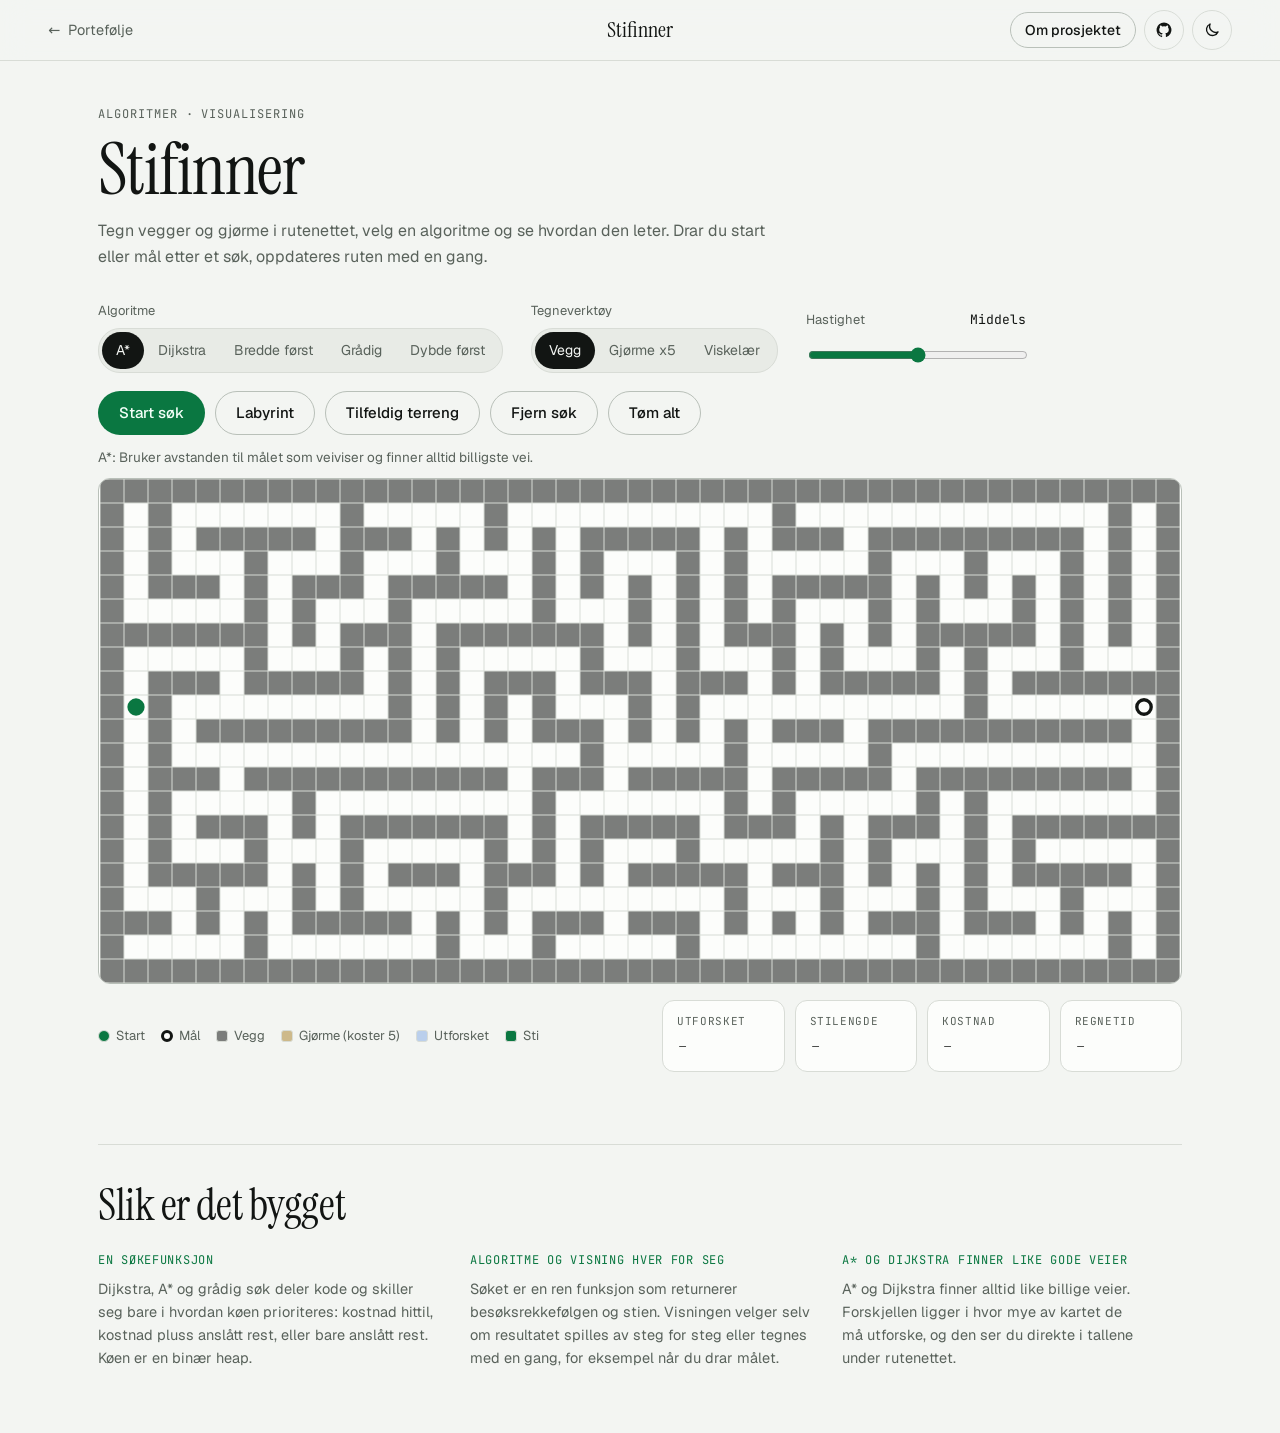
<file: projects/stifinner/index.html>
<!doctype html>
<html lang="nb">
<head>
  <meta charset="utf-8">
  <meta name="viewport" content="width=device-width, initial-scale=1">
  <meta http-equiv="Content-Security-Policy" content="default-src 'self'; img-src 'self' data:; style-src 'self'; script-src 'self'; connect-src 'self' https://*.goatcounter.com; object-src 'none'; base-uri 'self'">
  <title>Stifinner: søkealgoritmer visualisert</title>
  <meta name="description" content="Se A*, Dijkstra, bredde-først og dybde-først-søk lete seg gjennom labyrinter. Tegn vegger og terreng, og sammenlign algoritmene.">
  <meta property="og:url" content="https://in-prosjekter.pages.dev/projects/stifinner/">
  <link rel="canonical" href="https://in-prosjekter.pages.dev/projects/stifinner/">
  <link rel="icon" href="../../favicon.svg?v=2" type="image/svg+xml">
  <link rel="apple-touch-icon" href="../../assets/apple-touch-icon.png">
  <link rel="manifest" href="../../site.webmanifest">
  <meta name="theme-color" content="#0a0c0b" media="(prefers-color-scheme: dark)">
  <meta name="theme-color" content="#f3f5f2" media="(prefers-color-scheme: light)">
  <meta property="og:type" content="website">
  <meta property="og:site_name" content="Ibrahim Nur">
  <meta property="og:title" content="Stifinner: søkealgoritmer visualisert">
  <meta property="og:description" content="Se A*, Dijkstra, bredde-først og dybde-først-søk lete seg gjennom labyrinter. Tegn vegger og terreng, og sammenlign algoritmene.">
  <meta property="og:locale" content="nb_NO">
  <meta property="og:image" content="https://in-prosjekter.pages.dev/assets/og/stifinner.png">
  <meta property="og:image:width" content="1200">
  <meta property="og:image:height" content="630">
  <meta name="twitter:card" content="summary_large_image">
  <link rel="preload" href="../../assets/fonts/instrument-serif.woff2" as="font" type="font/woff2" crossorigin>
  <link rel="preload" href="../../assets/fonts/geist.woff2" as="font" type="font/woff2" crossorigin>
  <link rel="stylesheet" href="../../assets/css/base.css">
  <link rel="stylesheet" href="../../assets/css/app.css">
  <link rel="stylesheet" href="style.css">
  <script src="../../assets/js/theme-init.js"></script>
  <script type="module" src="../../assets/js/app-shell.js"></script>
  <script type="module" src="main.js"></script>
</head>
<body data-project="stifinner">
  <main class="app" id="app">
    <header class="app-intro">
      <p class="eyebrow">Algoritmer · Visualisering</p>
      <h1>Stifinner</h1>
      <p>Tegn vegger og gjørme i rutenettet, velg en algoritme og se hvordan den leter. Drar du start eller mål etter et søk, oppdateres ruten med en gang.</p>
    </header>

    <div class="controls">
      <div class="field">
        <span id="lbl-algo">Algoritme</span>
        <div class="seg" role="radiogroup" aria-labelledby="lbl-algo" id="algorithm">
          <label><input type="radio" name="algorithm" value="astar" checked><span>A*</span></label>
          <label><input type="radio" name="algorithm" value="dijkstra"><span>Dijkstra</span></label>
          <label><input type="radio" name="algorithm" value="bfs"><span>Bredde først</span></label>
          <label><input type="radio" name="algorithm" value="greedy"><span>Grådig</span></label>
          <label><input type="radio" name="algorithm" value="dfs"><span>Dybde først</span></label>
        </div>
      </div>
      <div class="field">
        <span id="lbl-tool">Tegneverktøy</span>
        <div class="seg" role="radiogroup" aria-labelledby="lbl-tool" id="tool">
          <label><input type="radio" name="tool" value="1" checked><span>Vegg</span></label>
          <label><input type="radio" name="tool" value="2"><span>Gjørme x5</span></label>
          <label><input type="radio" name="tool" value="0"><span>Viskelær</span></label>
        </div>
      </div>
      <label class="field speed">
        <span class="field-row">Hastighet <output id="out-speed">Middels</output></span>
        <input type="range" id="speed" min="1" max="5" step="1" value="3">
      </label>
    </div>

    <div class="toolbar actions">
      <button class="btn btn-primary" id="run" type="button">Start søk</button>
      <button class="btn btn-ghost" id="maze" type="button">Labyrint</button>
      <button class="btn btn-ghost" id="terrain" type="button">Tilfeldig terreng</button>
      <button class="btn btn-ghost" id="clear-path" type="button">Fjern søk</button>
      <button class="btn btn-ghost" id="clear-all" type="button">Tøm alt</button>
    </div>

    <p class="hint note" id="note" role="status" aria-live="polite"></p>

    <div class="grid-wrap" id="grid-wrap">
      <canvas id="grid" aria-label="Rutenett. Tegn med pekeren, og dra start- og målpunktet."></canvas>
    </div>

    <div class="below">
      <div class="legend">
        <span><i class="sw sw-start"></i>Start</span>
        <span><i class="sw sw-goal"></i>Mål</span>
        <span><i class="sw sw-wall"></i>Vegg</span>
        <span><i class="sw sw-mud"></i>Gjørme (koster 5)</span>
        <span><i class="sw sw-visited"></i>Utforsket</span>
        <span><i class="sw sw-path"></i>Sti</span>
      </div>
      <div class="stats">
        <div class="stat"><p class="stat-label">Utforsket</p><p class="stat-value" id="stat-visited">-</p></div>
        <div class="stat"><p class="stat-label">Stilengde</p><p class="stat-value" id="stat-length">-</p></div>
        <div class="stat"><p class="stat-label">Kostnad</p><p class="stat-value" id="stat-cost">-</p></div>
        <div class="stat"><p class="stat-label">Regnetid</p><p class="stat-value" id="stat-time">-</p></div>
      </div>
    </div>
  </main>
</body>
</html>
</file>
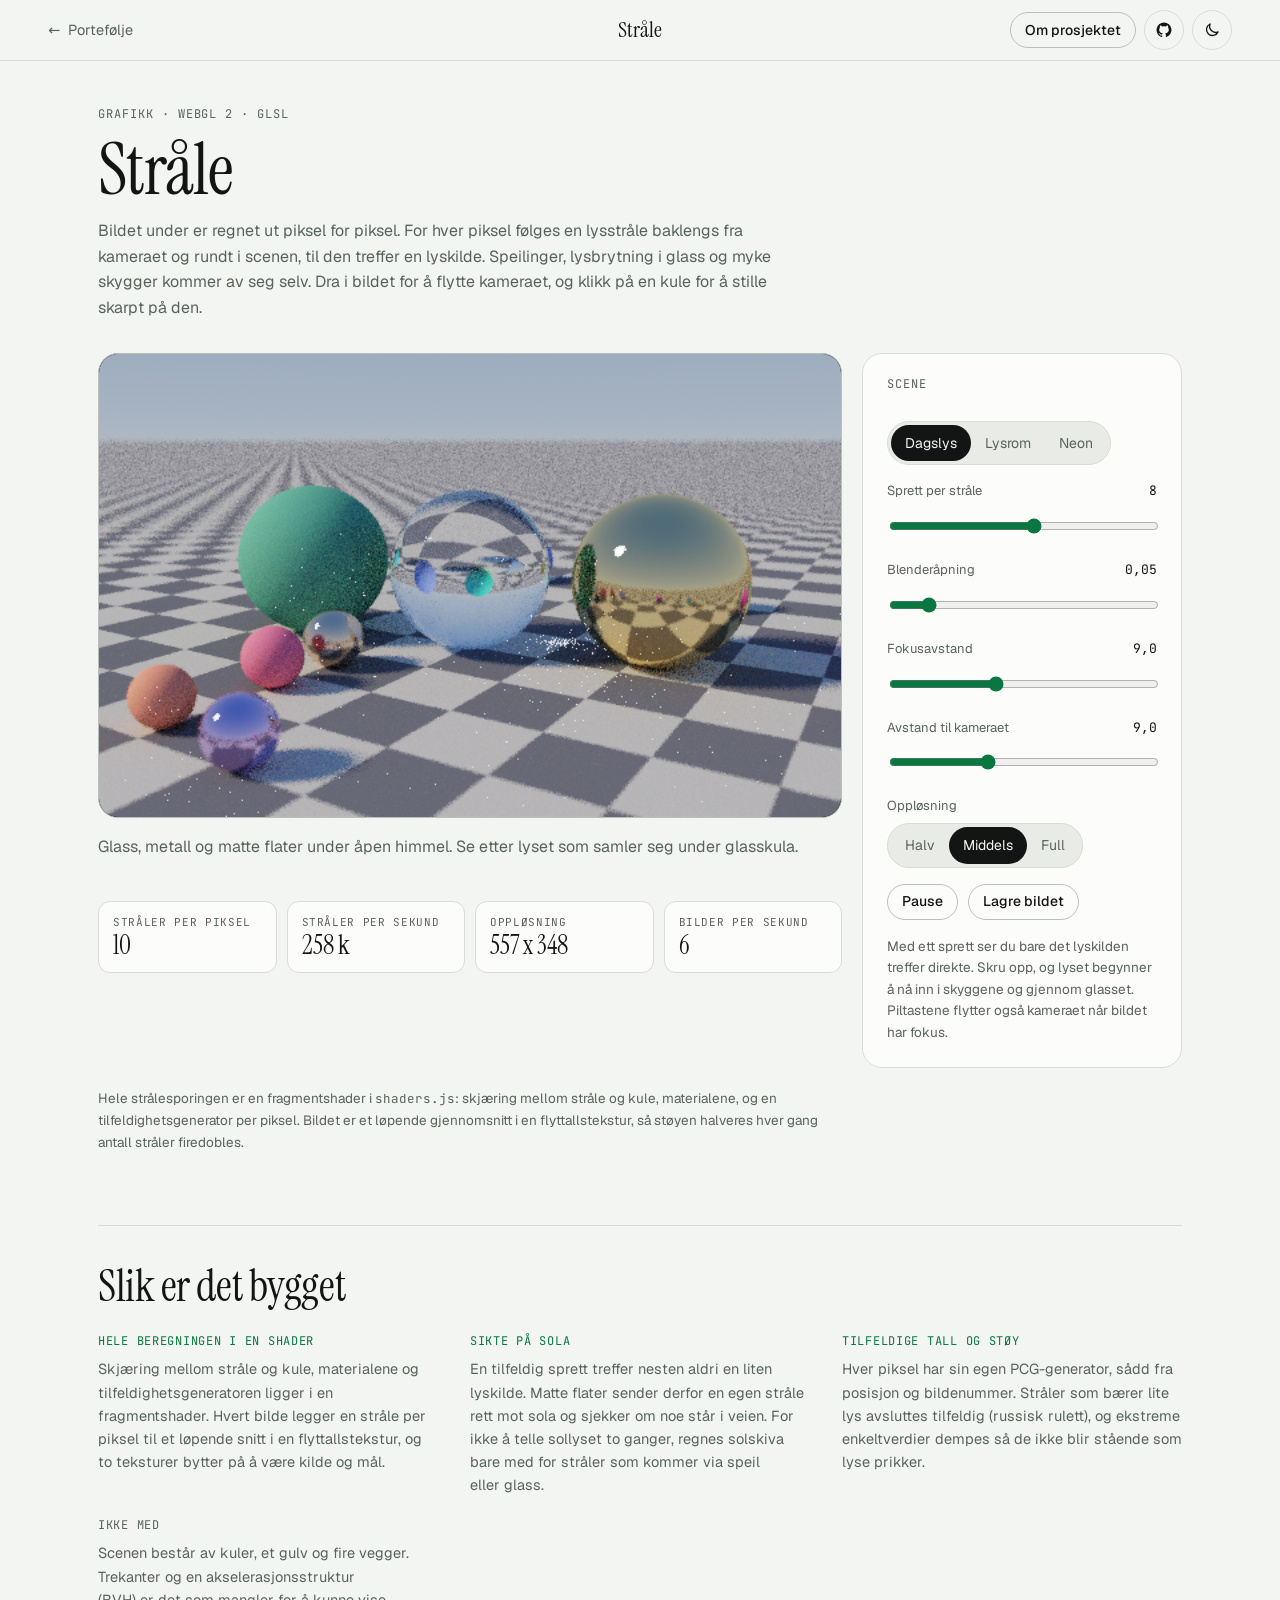
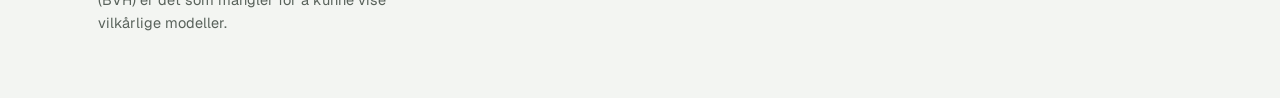
<file: projects/straale/index.html>
<!doctype html>
<html lang="nb">
<head>
  <meta charset="utf-8">
  <meta name="viewport" content="width=device-width, initial-scale=1">
  <meta http-equiv="Content-Security-Policy" content="default-src 'self'; img-src 'self' data: blob:; style-src 'self'; script-src 'self'; connect-src 'self' https://*.goatcounter.com; object-src 'none'; base-uri 'self'">
  <title>Stråle: strålesporing i sanntid på skjermkortet</title>
  <meta name="description" content="En strålesporer skrevet fra bunnen av i GLSL. Glass, metall, myke skygger og dybdeskarphet regnes ut ved å følge lysstråler rundt i scenen, i sanntid i nettleseren.">
  <meta property="og:url" content="https://in-prosjekter.pages.dev/projects/straale/">
  <link rel="canonical" href="https://in-prosjekter.pages.dev/projects/straale/">
  <link rel="icon" href="../../favicon.svg?v=2" type="image/svg+xml">
  <link rel="apple-touch-icon" href="../../assets/apple-touch-icon.png">
  <link rel="manifest" href="../../site.webmanifest">
  <meta name="theme-color" content="#0a0c0b" media="(prefers-color-scheme: dark)">
  <meta name="theme-color" content="#f3f5f2" media="(prefers-color-scheme: light)">
  <meta property="og:type" content="website">
  <meta property="og:site_name" content="Ibrahim Nur">
  <meta property="og:title" content="Stråle: strålesporing i sanntid på skjermkortet">
  <meta property="og:description" content="En strålesporer skrevet fra bunnen av i GLSL. Glass, metall, myke skygger og dybdeskarphet regnes ut ved å følge lysstråler rundt i scenen, i sanntid i nettleseren.">
  <meta property="og:locale" content="nb_NO">
  <meta property="og:image" content="https://in-prosjekter.pages.dev/assets/og/straale.png">
  <meta property="og:image:width" content="1200">
  <meta property="og:image:height" content="630">
  <meta name="twitter:card" content="summary_large_image">
  <link rel="preload" href="../../assets/fonts/instrument-serif.woff2" as="font" type="font/woff2" crossorigin>
  <link rel="preload" href="../../assets/fonts/geist.woff2" as="font" type="font/woff2" crossorigin>
  <link rel="stylesheet" href="../../assets/css/base.css">
  <link rel="stylesheet" href="../../assets/css/app.css">
  <link rel="stylesheet" href="style.css">
  <script src="../../assets/js/theme-init.js"></script>
  <script type="module" src="../../assets/js/app-shell.js"></script>
  <script type="module" src="main.js"></script>
</head>
<body data-project="straale">
  <main class="app" id="app">
    <header class="app-intro">
      <p class="eyebrow">Grafikk · WebGL 2 · GLSL</p>
      <h1>Stråle</h1>
      <p>Bildet under er regnet ut piksel for piksel. For hver piksel følges en lysstråle baklengs fra kameraet og rundt i scenen, til den treffer en lyskilde. Speilinger, lysbrytning i glass og myke skygger kommer av seg selv. Dra i bildet for å flytte kameraet, og klikk på en kule for å stille skarpt på den.</p>
    </header>

    <div class="layout">
      <section class="stack" aria-label="Bildet">
        <div class="viewport" id="viewport">
          <canvas id="canvas" aria-label="Det strålesporede bildet. Dra for å flytte kameraet, klikk for å stille skarpt."></canvas>
          <p class="overlay" id="overlay" hidden></p>
        </div>
        <p class="scene-note" id="scene-note" role="status" aria-live="polite"></p>

        <div class="stats">
          <div class="stat"><p class="stat-label">Stråler per piksel</p><p class="stat-value" id="s-samples">0</p></div>
          <div class="stat"><p class="stat-label">Stråler per sekund</p><p class="stat-value" id="s-rays">-</p></div>
          <div class="stat"><p class="stat-label">Oppløsning</p><p class="stat-value" id="s-size">-</p></div>
          <div class="stat"><p class="stat-label">Bilder per sekund</p><p class="stat-value" id="s-fps">-</p></div>
        </div>
      </section>

      <aside class="panel stack controls">
        <h2 class="panel-title">Scene</h2>
        <div class="seg" role="radiogroup" aria-label="Scene" id="scene"></div>

        <label class="field">
          <span class="field-row">Sprett per stråle <output id="out-bounces">8</output></span>
          <input type="range" id="bounces" min="1" max="14" step="1" value="8">
        </label>
        <label class="field">
          <span class="field-row">Blenderåpning <output id="out-aperture">0,05</output></span>
          <input type="range" id="aperture" min="0" max="0.4" step="0.01" value="0.05">
        </label>
        <label class="field">
          <span class="field-row">Fokusavstand <output id="out-focus">9,0</output></span>
          <input type="range" id="focus" min="2" max="20" step="0.1" value="9">
        </label>
        <label class="field">
          <span class="field-row">Avstand til kameraet <output id="out-distance">9,0</output></span>
          <input type="range" id="distance" min="4" max="18" step="0.1" value="9">
        </label>
        <div class="field">
          <span id="lbl-quality">Oppløsning</span>
          <div class="seg" role="radiogroup" aria-labelledby="lbl-quality" id="quality">
            <label><input type="radio" name="quality" value="0.5"><span>Halv</span></label>
            <label><input type="radio" name="quality" value="0.75" checked><span>Middels</span></label>
            <label><input type="radio" name="quality" value="1"><span>Full</span></label>
          </div>
        </div>

        <div class="toolbar">
          <button class="btn btn-ghost btn-small" id="pause" type="button">Pause</button>
          <button class="btn btn-ghost btn-small" id="save" type="button">Lagre bildet</button>
        </div>
        <p class="hint">Med ett sprett ser du bare det lyskilden treffer direkte. Skru opp, og lyset begynner å nå inn i skyggene og gjennom glasset. Piltastene flytter også kameraet når bildet har fokus.</p>
      </aside>
    </div>

    <p class="hint attribution">
      Hele strålesporingen er en fragmentshader i <code>shaders.js</code>: skjæring mellom stråle og kule, materialene, og en tilfeldighetsgenerator per piksel. Bildet er et løpende gjennomsnitt i en flyttallstekstur, så støyen halveres hver gang antall stråler firedobles.
    </p>
  </main>
</body>
</html>
</file>
<file: assets/css/base.css>
/* ==========================================================================
   Base: farger, skrifter, nullstilling og komponenter som hele porteføljen deler
   ========================================================================== */

@font-face {
  font-family: 'Instrument Serif';
  src: url('../fonts/instrument-serif.woff2') format('woff2');
  font-weight: 400; font-style: normal; font-display: swap;
}
@font-face {
  font-family: 'Instrument Serif';
  src: url('../fonts/instrument-serif-italic.woff2') format('woff2');
  font-weight: 400; font-style: italic; font-display: swap;
}
@font-face {
  font-family: 'Geist';
  src: url('../fonts/geist.woff2') format('woff2');
  font-weight: 100 900; font-style: normal; font-display: swap;
}
@font-face {
  font-family: 'JetBrains Mono';
  src: url('../fonts/jetbrains-mono.woff2') format('woff2');
  font-weight: 100 800; font-style: normal; font-display: swap;
}

:root {
  --font-display: 'Instrument Serif', 'Iowan Old Style', Georgia, serif;
  --font-body: 'Geist', system-ui, -apple-system, 'Segoe UI', sans-serif;
  --font-mono: 'JetBrains Mono', ui-monospace, 'Cascadia Code', Consolas, monospace;

  --radius-s: 6px;
  --radius-m: 12px;
  --radius-l: 20px;
  --gutter: clamp(16px, 4vw, 48px);
  --max: 1200px;
  --ease: cubic-bezier(.2, .7, .2, 1);

  /* Mørkt tema (standard) */
  color-scheme: dark;
  /*
   * Grå flater med litt grønt i, og en aksentfarge.
   * --blue, --rose og --yellow brukes bare i diagrammer og lignende.
   */
  --bg: #0a0c0b;
  --surface: #121514;
  --surface-2: #1a1e1c;
  --line: #272c29;
  --line-strong: #3b423e;
  --text: #e9ece8;
  --muted: #939b95;
  --accent: #45d98b;
  --accent-ink: #03140a;
  --accent-soft: rgba(69, 217, 139, .12);
  --blue: #6aa8ff;
  --rose: #f27ab4;
  --green: #45d98b;
  --yellow: #f2c14e;
  --danger: #ff5d5d;
  --shadow: 0 24px 60px -24px rgba(0, 0, 0, .7);
}

:root[data-theme='light'] {
  color-scheme: light;
  --bg: #f3f5f2;
  --surface: #fcfdfb;
  --surface-2: #e8ebe6;
  --line: #d8dcd6;
  --line-strong: #b9c0b9;
  --text: #121513;
  --muted: #59625b;
  --accent: #0a7741;
  --accent-ink: #f3fff8;
  --accent-soft: rgba(10, 119, 65, .1);
  --blue: #1f62c9;
  --rose: #b3246c;
  --green: #0a7741;
  --yellow: #946500;
  --danger: #c62828;
  --shadow: 0 24px 60px -28px rgba(15, 30, 20, .3);
}

*, *::before, *::after { box-sizing: border-box; }
/* hidden skal alltid skjule, også knapper og rutenett som har egen display. */
[hidden] { display: none !important; }

html { -webkit-text-size-adjust: 100%; scroll-behavior: smooth; scroll-padding-top: 88px; }

body {
  margin: 0;
  min-height: 100dvh;
  background: var(--bg);
  color: var(--text);
  font-family: var(--font-body);
  font-size: 16px;
  line-height: 1.6;
  -webkit-font-smoothing: antialiased;
  transition: background-color .3s var(--ease), color .3s var(--ease);
}

h1, h2, h3, h4, p, ul, ol, dl, dd, figure { margin: 0; }
ul, ol { padding: 0; list-style: none; }
img, svg, canvas { display: block; max-width: 100%; }
a { color: inherit; text-decoration: none; }
button, input, select, textarea { font: inherit; color: inherit; }
button { cursor: pointer; }
h1, h2, h3 { text-wrap: balance; line-height: 1.1; font-weight: 500; }
p { text-wrap: pretty; }

::selection { background: var(--accent); color: var(--accent-ink); }

:focus-visible { outline: 2px solid var(--accent); outline-offset: 3px; border-radius: 4px; }

.skip-link {
  position: absolute; left: 16px; top: -60px; z-index: 100;
  padding: 10px 16px; border-radius: var(--radius-s);
  background: var(--accent); color: var(--accent-ink); font-weight: 600;
  transition: top .2s;
}
.skip-link:focus { top: 16px; }

.sr-only {
  position: absolute; width: 1px; height: 1px; overflow: hidden;
  clip-path: inset(50%); white-space: nowrap;
}

.eyebrow {
  font-family: var(--font-mono);
  font-size: 12px;
  letter-spacing: .08em;
  text-transform: uppercase;
  color: var(--muted);
}

/* ---------- Knapper ---------- */
.btn {
  display: inline-flex; align-items: center; justify-content: center; gap: 8px;
  min-height: 44px; padding: 0 20px;
  border: 1px solid transparent; border-radius: 999px;
  font-weight: 500; font-size: 15px; white-space: nowrap;
  transition: transform .2s var(--ease), background-color .2s, border-color .2s, color .2s;
}
.btn:active { transform: scale(.97); }
.btn:disabled { opacity: .45; cursor: not-allowed; }
.btn-primary { background: var(--accent); color: var(--accent-ink); }
.btn-primary:hover:not(:disabled) { transform: translateY(-2px); }
.btn-ghost { background: transparent; border-color: var(--line-strong); color: var(--text); }
.btn-ghost:hover:not(:disabled) { border-color: var(--text); }
.btn-small { min-height: 36px; padding: 0 14px; font-size: 14px; }

.icon-btn {
  display: inline-grid; place-items: center;
  width: 40px; height: 40px; flex: none;
  border: 1px solid var(--line); border-radius: 50%;
  background: transparent; color: var(--text);
  transition: border-color .2s, background-color .2s, transform .2s var(--ease);
}
.icon-btn:hover { border-color: var(--line-strong); background: var(--surface-2); }
.icon-btn:active { transform: scale(.92); }

.tags { display: flex; flex-wrap: wrap; gap: 6px; }
.tags li {
  padding: 3px 10px; border: 1px solid var(--line); border-radius: 999px;
  font-family: var(--font-mono); font-size: 11.5px; color: var(--muted);
}

/* ---------- Dialog (case-beskrivelse) ---------- */
dialog {
  width: min(640px, calc(100vw - 32px));
  max-height: calc(100dvh - 32px);
  padding: clamp(20px, 4vw, 36px);
  border: 1px solid var(--line-strong); border-radius: var(--radius-l);
  background: var(--surface); color: var(--text);
  box-shadow: var(--shadow);
  overflow-y: auto;
}
dialog::backdrop { background: rgba(0, 0, 0, .6); backdrop-filter: blur(4px); }
dialog[open] { animation: dialog-in .3s var(--ease); }
@keyframes dialog-in { from { opacity: 0; transform: translateY(16px) scale(.98); } }

.dialog-head { display: flex; justify-content: space-between; align-items: flex-start; gap: 16px; }
.dialog-title { font-family: var(--font-display); font-size: clamp(32px, 6vw, 44px); margin-top: 4px; }
.dialog-lead { margin: 16px 0; color: var(--muted); }
.case { margin-top: 24px; border-top: 1px solid var(--line); }
.case-row { display: grid; grid-template-columns: 110px 1fr; gap: 16px; padding: 16px 0; border-bottom: 1px solid var(--line); }
.case-row dt { font-family: var(--font-mono); font-size: 12px; letter-spacing: .06em; text-transform: uppercase; color: var(--accent); padding-top: 3px; }
.case-row dd { font-size: 15px; }
.dialog-actions { display: flex; flex-wrap: wrap; gap: 10px; margin-top: 24px; }

/* ---------- "Slik er det bygget" (nederst på app-sidene og i dialogen) ---------- */
.build-notes { margin-top: clamp(40px, 6vw, 72px); padding-top: clamp(24px, 3vw, 36px); border-top: 1px solid var(--line); }
.build-heading { font-family: var(--font-display); font-weight: 400; font-size: clamp(30px, 4vw, 44px); letter-spacing: -.01em; }
.build-grid { display: grid; grid-template-columns: repeat(auto-fit, minmax(min(100%, 250px), 1fr)); gap: 20px 32px; margin-top: 22px; }
.build-grid h3, .build-grid h4 { font-family: var(--font-mono); font-size: 12px; font-weight: 400; letter-spacing: .06em; text-transform: uppercase; color: var(--accent); line-height: 1.4; }
.build-grid .left-out h3, .build-grid .left-out h4 { color: var(--muted); }
.build-grid p { margin-top: 8px; font-size: 14.5px; color: var(--muted); }
dialog .build-notes { margin-top: 24px; padding-top: 20px; border-top: 0; }
dialog .build-heading { font-size: 26px; }
dialog .build-grid { grid-template-columns: 1fr; gap: 16px; margin-top: 14px; }
@media (max-width: 520px) { .case-row { grid-template-columns: 1fr; gap: 4px; } }

@media (prefers-reduced-motion: reduce) {
  html { scroll-behavior: auto; }
  *, *::before, *::after {
    animation-duration: .01ms !important;
    animation-iteration-count: 1 !important;
    transition-duration: .01ms !important;
  }
}
</file>
<file: assets/css/home.css>
/* ==========================================================================
   Forside
   ========================================================================== */

/* ---------- Navigasjon ---------- */
.nav {
  position: fixed; inset: 0 0 auto 0; z-index: 50;
  display: flex; align-items: center; justify-content: space-between; gap: 24px;
  padding: 14px var(--gutter);
  border-bottom: 1px solid transparent;
  transition: background-color .3s, border-color .3s, backdrop-filter .3s;
}
.nav.scrolled, .nav.open {
  background: color-mix(in srgb, var(--bg) 82%, transparent);
  backdrop-filter: blur(14px) saturate(1.4);
  -webkit-backdrop-filter: blur(14px) saturate(1.4);
  border-bottom-color: var(--line);
}
.nav-logo { display: flex; align-items: center; gap: 12px; font-weight: 500; }
.nav-mark {
  display: grid; place-items: center; width: 36px; height: 36px;
  border-radius: 10px; background: var(--text); color: var(--bg);
  font-family: var(--font-mono); font-size: 13px; font-weight: 600; letter-spacing: .02em;
  transition: transform .4s var(--ease), background-color .3s;
}
.nav-logo:hover .nav-mark { transform: rotate(-8deg) scale(1.06); background: var(--accent); color: var(--accent-ink); }
.nav-links { display: flex; gap: 4px; }
.nav-links a {
  position: relative; padding: 8px 14px; border-radius: 999px;
  font-size: 14.5px; color: var(--muted); transition: color .2s, background-color .2s;
}
.nav-links a:hover { color: var(--text); }
.nav-links a[aria-current] { color: var(--text); background: var(--surface-2); }
.nav-actions { display: flex; gap: 8px; }
.nav-burger { display: none; position: relative; }
.nav-burger span {
  position: absolute; left: 12px; width: 14px; height: 1.5px; background: currentColor;
  transition: transform .3s var(--ease), top .3s var(--ease);
}
.nav-burger span:nth-child(1) { top: 15px; }
.nav-burger span:nth-child(2) { top: 22px; }
.nav.open .nav-burger span:nth-child(1) { top: 18.5px; transform: rotate(45deg); }
.nav.open .nav-burger span:nth-child(2) { top: 18.5px; transform: rotate(-45deg); }

@media (max-width: 860px) {
  .nav-burger { display: inline-grid; }
  .nav-name { display: none; }
  .nav-links {
    position: absolute; top: 100%; left: 0; right: 0;
    flex-direction: column; gap: 0; padding: 8px var(--gutter) 20px;
    background: var(--bg); border-bottom: 1px solid var(--line);
    visibility: hidden; opacity: 0; transform: translateY(-8px);
    transition: opacity .25s, transform .25s var(--ease), visibility .25s;
  }
  .nav.open .nav-links { visibility: visible; opacity: 1; transform: none; }
  .nav-links a { padding: 14px 4px; border-radius: 0; border-bottom: 1px solid var(--line); font-size: 17px; }
  .nav-links a[aria-current] { background: none; color: var(--accent); }
}

/* ---------- Hero ---------- */
.hero {
  /* Litt lavere enn skjermen, så toppen av prosjektene synes og man skjønner at siden fortsetter. */
  position: relative; min-height: min(78svh, 860px);
  display: flex; flex-direction: column; justify-content: center;
  padding: 96px var(--gutter) clamp(24px, 5vh, 140px); overflow: hidden;
}
.hero-canvas {
  position: absolute; inset: 0; width: 100%; height: 100%;
  mask-image: linear-gradient(to bottom, transparent 0, #000 22%, #000 60%, transparent 96%);
  -webkit-mask-image: linear-gradient(to bottom, transparent 0, #000 22%, #000 60%, transparent 96%);
}
.hero-inner { position: relative; width: 100%; max-width: var(--max); margin: 0 auto; }
.hero-status { display: flex; flex-wrap: wrap; align-items: center; gap: 10px; margin-bottom: clamp(20px, 4vh, 40px); }
.hero-status .sep { opacity: .4; }

.hero-title { font-family: var(--font-display); font-weight: 400; letter-spacing: -.02em; }
.hero-title .line { display: block; overflow: hidden; }
.hero-title .line > * , .hero-title .line-2 { animation: rise 1s var(--ease) both; }
/* Navnet krymper også på lave skjermer, så overskriften Prosjekter synes på en laptop uten å rulle. */
.hero-title .line:first-child { font-size: clamp(64px, min(14.5vw, 22vh), 200px); line-height: .92; padding-bottom: .06em; }
.hero-title .line-2 {
  font-size: clamp(24px, 3.4vw, 44px); line-height: 1.15; color: var(--muted); max-width: 24ch;
  margin-top: clamp(8px, 1.5vw, 20px); animation-delay: .12s;
}
.hero-title .line:first-child > span { display: inline-block; }
@keyframes rise { from { transform: translateY(60%); opacity: 0; } }

.hero-cta { display: flex; flex-wrap: wrap; gap: 10px; margin-top: 28px; animation: fade .9s .42s both; }
@keyframes fade { from { opacity: 0; transform: translateY(10px); } }


@media (max-width: 640px) {
  .hero-cta .btn { flex: 1 1 auto; }
  /* På mobil følger toppen innholdet, så prosjektene kommer rett under. */
  .hero { min-height: 0; padding-top: 128px; padding-bottom: 24px; }
}

/* ---------- Seksjoner ---------- */
.section {
  --space: clamp(80px, 12vw, 160px);
  max-width: calc(var(--max) + var(--gutter) * 2); margin: 0 auto; padding: var(--space) var(--gutter) 0;
  /* Når en lenke hopper hit, skal overskriften havne rett under menyen. */
  scroll-margin-top: calc(var(--space) * -1);
}
/* Prosjektene kommer rett etter toppen, så her trengs mindre luft. */
#prosjekter { --space: clamp(32px, min(6vw, 6vh), 80px); }
.section-head { max-width: 820px; margin-bottom: clamp(28px, 5vw, 56px); }
.section-head h2, .contact-title {
  font-family: var(--font-display); font-weight: 400; letter-spacing: -.015em;
  font-size: clamp(38px, 6.4vw, 84px); line-height: 1; margin-top: 16px;
}
.section-head h2 em, .contact-title em { color: var(--accent); }
.section-sub { max-width: 58ch; margin-top: 20px; color: var(--muted); font-size: 17px; }
.text-link { color: var(--text); text-decoration: underline; text-decoration-color: var(--accent); text-decoration-thickness: 2px; text-underline-offset: 4px; }
.text-link:hover { color: var(--accent); }

.js .reveal { opacity: 0; transform: translateY(26px); transition: opacity .8s var(--ease) var(--delay, 0ms), transform .8s var(--ease) var(--delay, 0ms); }
.js .reveal.in { opacity: 1; transform: none; }

/* ---------- Filter ---------- */
.filters { display: flex; flex-wrap: wrap; gap: 8px; margin-bottom: 28px; }
.chip {
  display: inline-flex; align-items: center; gap: 8px; min-height: 40px; padding: 0 16px;
  border: 1px solid var(--line); border-radius: 999px; background: transparent;
  font-size: 14.5px; color: var(--muted); transition: all .2s var(--ease);
}
.chip:hover { color: var(--text); border-color: var(--line-strong); }
.chip[aria-pressed='true'] { background: var(--text); border-color: var(--text); color: var(--bg); }
.chip-count { font-family: var(--font-mono); font-size: 11px; }

/* ---------- Prosjektkort ---------- */

.card {
  position: relative; display: flex; flex-direction: column; overflow: hidden;
  border: 1px solid var(--line); border-radius: var(--radius-l); background: var(--surface);
  transition: border-color .3s, transform .5s var(--ease), opacity .8s var(--ease), box-shadow .4s;
}
.card[hidden] { display: none; }
.card::before {
  content: ''; position: absolute; inset: 0; z-index: 1; pointer-events: none; opacity: 0;
  background: radial-gradient(420px circle at var(--mx, 50%) var(--my, 0%), var(--accent-soft), transparent 65%);
  transition: opacity .4s;
}
.card:hover, .card:focus-within { border-color: var(--line-strong); box-shadow: var(--shadow); }
.js .card.reveal.in:hover { transform: translateY(-4px); }
.card:hover::before { opacity: 1; }

/* Samme format som tegningene i art.js (320 x 200), så ingen illustrasjon blir beskåret. */
.card-art { aspect-ratio: 16 / 10; overflow: hidden; background: var(--surface-2); border-bottom: 1px solid var(--line); }
.card-art svg { width: 100%; height: 100%; transition: transform .9s var(--ease); }
.card:hover .card-art svg { transform: scale(1.05); }

.card-body { display: flex; flex-direction: column; gap: 10px; flex: 1; padding: clamp(18px, 2vw, 24px); }
.card-meta { display: flex; justify-content: space-between; }
.card-title { font-family: var(--font-display); font-weight: 400; font-size: clamp(30px, 2.8vw, 36px); letter-spacing: -.01em; }
.card-link::after { content: ''; position: absolute; inset: 0; z-index: 2; }
.card-link:focus-visible { outline: none; }
.card:has(.card-link:focus-visible) { outline: 2px solid var(--accent); outline-offset: 3px; }
.card-tagline { color: var(--muted); font-size: 15.5px; }
.card-foot { display: flex; align-items: center; justify-content: space-between; gap: 12px; margin-top: auto; padding-top: 12px; }
.card-open { font-weight: 500; font-size: 15px; }
.card-open .arrow { display: inline-block; transition: transform .3s var(--ease); }
.card:hover .card-open { color: var(--accent); }
.card:hover .card-open .arrow { transform: translateX(6px); }
.card-actions { position: relative; z-index: 3; display: flex; gap: 8px; align-items: center; }
.card-source { width: 36px; height: 36px; }

/* Illustrasjonsfarger */
.art-accent { fill: var(--accent); }
.art-blue { fill: var(--blue); }
.art-yellow { fill: var(--yellow); }
.art-rose { fill: var(--rose); }
text.art-big { font-size: 15px; }
.art-muted { fill: var(--muted); opacity: .55; }
.art-hole { fill: var(--bg); }
.art-panel { fill: var(--surface); stroke: var(--line); }
.art-card { fill: var(--line); }
.art-node { fill: var(--surface); stroke: var(--line-strong); stroke-width: 1.5; }
.art-rock { fill: var(--line); stroke: var(--line-strong); stroke-width: 1.5; stroke-linejoin: round; }
.art-ring { fill: none; stroke: var(--blue); stroke-width: 1; opacity: .5; }
.art-ring-track { fill: none; stroke: var(--line); stroke-width: 6; }
.art-ring-progress { fill: none; stroke: var(--accent); stroke-width: 6; stroke-linecap: round; }
.art-text { fill: var(--text); font-family: var(--font-mono); font-size: 13px; }
.art-trail { fill: none; stroke: var(--accent); stroke-width: 2; stroke-dasharray: 2 7; stroke-linecap: round; opacity: .7; }
.art-stroke { fill: none; stroke: var(--line-strong); stroke-width: 1; }
.art-stroke-strong { fill: none; stroke: var(--text); stroke-width: 3; stroke-linecap: round; opacity: .85; }
.art-line { fill: none; stroke: var(--accent); stroke-width: 2.5; stroke-linejoin: round; stroke-linecap: round; }
.art-area { fill: var(--accent-soft); }
.art-dot { fill: var(--surface-2); stroke: var(--accent); stroke-width: 2.5; }
.art-link { stroke: var(--line-strong); stroke-width: 1; opacity: .7; }
.art-link-hot { stroke: var(--accent); stroke-width: 1.6; opacity: .8; }
.art-cell { fill: var(--surface); }
.art-wall { fill: var(--line-strong); }
.art-visited { fill: color-mix(in srgb, var(--blue) 22%, var(--surface)); }
.art-path { fill: var(--accent); }

/* ---------- Om meg ---------- */
.about { display: grid; grid-template-columns: 1.5fr 1fr; gap: clamp(28px, 6vw, 88px); align-items: start; }
.about-text { display: grid; gap: 20px; font-size: clamp(17px, 1.6vw, 20px); }
.about-text p:first-child { font-family: var(--font-display); font-size: clamp(24px, 2.6vw, 34px); line-height: 1.25; }
.about-text p:not(:first-child) { color: var(--muted); }
.about-card { border: 1px solid var(--line); border-radius: var(--radius-l); background: var(--surface); padding: 8px 24px; }
.about-card dl > div { display: flex; justify-content: space-between; gap: 20px; padding: 16px 0; }
.about-card dl > div + div { border-top: 1px solid var(--line); }
.about-card dt { font-family: var(--font-mono); font-size: 12px; letter-spacing: .06em; text-transform: uppercase; color: var(--muted); padding-top: 3px; white-space: nowrap; }
.about-card dd { text-align: right; }
@media (max-width: 800px) { .about { grid-template-columns: 1fr; } }

/* ---------- Teknologier ---------- */
.skills { display: grid; grid-template-columns: repeat(4, 1fr); border-top: 1px solid var(--line); }
.skill-group { padding: 28px 24px 8px 0; }
.skill-group + .skill-group { padding-left: 24px; border-left: 1px solid var(--line); }
.skill-group ul { margin-top: 18px; }
.skill-group li { border-bottom: 1px solid var(--line); font-size: 15.5px; }
.skill-group li > * { display: flex; justify-content: space-between; align-items: baseline; gap: 12px; padding: 10px 0; }
.skill-where { font-family: var(--font-mono); font-size: 11.5px; color: var(--muted); transition: color .2s; }
.skill-group a:hover .skill-where { color: var(--accent); }
@media (max-width: 960px) {
  .skills { grid-template-columns: repeat(2, 1fr); }
  .skill-group:nth-child(odd) { padding-left: 0; border-left: 0; }
  .skill-group:nth-child(n+3) { border-top: 1px solid var(--line); }
}
@media (max-width: 520px) {
  .skills { grid-template-columns: 1fr; }
  .skill-group, .skill-group + .skill-group { padding: 24px 0 8px; border-left: 0; }
  .skill-group + .skill-group { border-top: 1px solid var(--line); }
}

/* ---------- Kontakt ---------- */
.contact { padding-bottom: clamp(80px, 10vw, 140px); }
.contact-title { font-size: clamp(56px, 12vw, 160px); line-height: .9; }
.contact-mail { display: flex; flex-wrap: wrap; align-items: center; gap: 16px; margin-top: 40px; }
.mail-link {
  font-family: var(--font-display); font-size: clamp(24px, 4.4vw, 52px); line-height: 1.2; padding: 6px 0;
  overflow-wrap: anywhere;
  background: linear-gradient(var(--accent), var(--accent)) 0 100% / 100% 2px no-repeat;
  transition: background-size .4s var(--ease), color .3s;
}
.mail-link:hover { background-size: 100% 100%; color: var(--accent-ink); }
.contact-links { display: flex; flex-wrap: wrap; gap: 10px; margin-top: 36px; }
.contact-links a {
  display: inline-flex; gap: 10px; align-items: center; min-height: 44px; padding: 0 18px;
  border: 1px solid var(--line-strong); border-radius: 999px; transition: all .2s var(--ease);
}
.contact-links a:hover { background: var(--text); color: var(--bg); border-color: var(--text); }

/* ---------- Bunntekst ---------- */
.footer {
  display: flex; flex-wrap: wrap; align-items: center; gap: 12px 24px;
  /* Streken er like bred som innholdet over. */
  width: calc(100% - var(--gutter) * 2); max-width: var(--max); margin: 0 auto;
  padding: 24px 0 32px; border-top: 1px solid var(--line);
  font-size: 14px; color: var(--muted);
}
.footer p { margin-right: auto; }
.footer a:hover { color: var(--text); }

/* ---------- Galleri: alle prosjektene i ett rutenett, med like store kort ---------- */
.projects { display: grid; grid-template-columns: repeat(3, minmax(0, 1fr)); gap: clamp(14px, 1.6vw, 20px); }
@media (max-width: 1024px) { .projects { grid-template-columns: repeat(2, minmax(0, 1fr)); } }
@media (max-width: 640px) { .projects { grid-template-columns: minmax(0, 1fr); } }

.art-light { fill: #e9ecd9; }
.art-wood { fill: #6d9460; }
.art-glyph { font-family: 'Segoe UI Symbol', 'Noto Sans Symbols2', 'Apple Symbols', 'DejaVu Sans', sans-serif; font-size: 16.5px; text-anchor: middle; }
.art-glyph.w { fill: #f7f3e8; stroke: #1c1a17; stroke-width: 1.4; paint-order: stroke fill; }
.art-glyph.b { fill: #23211d; stroke: #f1ecde; stroke-width: 1; paint-order: stroke fill; }
.art-bar { fill: var(--line-strong); }
.art-code { fill: var(--muted); font-family: var(--font-mono); font-size: 9.5px; }
.art-code-hot { fill: var(--accent); font-family: var(--font-mono); font-size: 9.5px; }
.art-code-on { fill: var(--accent-ink); font-family: var(--font-mono); font-size: 9.5px; }
</file>
<file: assets/css/app.css>
/* ==========================================================================
   Felles ramme og komponenter for prosjekt-appene
   ========================================================================== */

/* Topplinjen settes inn av app-shell.js. Plassen er satt av på forhånd så siden ikke hopper. */
body[data-project] { padding-top: 61px; }
body[data-project] .app-bar { position: fixed; left: 0; right: 0; height: 61px; }

/* Til alle skriptene har kjørt, vises bare introen. Resten av appen kommer frem ferdig oppsatt. */
.js:not(.ready) main.app > :not(.app-intro) { visibility: hidden; }

.app-bar {
  position: sticky; top: 0; z-index: 40;
  display: grid; grid-template-columns: 1fr auto 1fr; align-items: center; gap: 12px;
  padding: 10px var(--gutter);
  background: color-mix(in srgb, var(--bg) 85%, transparent);
  backdrop-filter: blur(14px); -webkit-backdrop-filter: blur(14px);
  border-bottom: 1px solid var(--line);
}
.app-back { display: inline-flex; align-items: center; gap: 8px; justify-self: start; min-height: 40px; font-size: 14.5px; color: var(--muted); transition: color .2s; }
.app-back:hover { color: var(--text); }
.app-back .arrow { transition: transform .3s var(--ease); }
.app-back:hover .arrow { transform: translateX(-4px); }
.app-name { font-family: var(--font-display); font-size: 22px; line-height: 1; }
.app-bar-actions { display: flex; align-items: center; gap: 8px; justify-self: end; }
@media (max-width: 560px) {
  .app-bar { grid-template-columns: auto 1fr; }
  .app-name { display: none; }
  .app-back span:last-child { display: none; }
  .app-back { width: 40px; justify-content: center; border: 1px solid var(--line); border-radius: 50%; color: var(--text); }
}

.app { width: 100%; max-width: 1180px; margin: 0 auto; padding: clamp(20px, 4vw, 44px) var(--gutter) 64px; }
.app-intro { margin-bottom: clamp(20px, 3vw, 32px); }
.app-intro h1 { font-family: var(--font-display); font-weight: 400; font-size: clamp(40px, 7vw, 72px); letter-spacing: -.015em; line-height: 1; margin-top: 10px; }
.app-intro p:not(.eyebrow) { max-width: 62ch; margin-top: 12px; color: var(--muted); }

.panel { border: 1px solid var(--line); border-radius: var(--radius-l); background: var(--surface); padding: clamp(16px, 2.4vw, 24px); }
.panel-title { font-family: var(--font-mono); font-size: 12px; letter-spacing: .08em; text-transform: uppercase; color: var(--muted); font-weight: 400; margin-bottom: 14px; }

.layout { display: grid; grid-template-columns: minmax(0, 1fr) 320px; gap: 20px; align-items: start; }
@media (max-width: 900px) { .layout { grid-template-columns: minmax(0, 1fr); } }
/* minmax(0, 1fr) hindrer at en bred <pre> presser kolonnen ut over naboen. */
.stack { display: grid; grid-template-columns: minmax(0, 1fr); gap: 16px; }

.stats { display: grid; grid-template-columns: repeat(auto-fit, minmax(90px, 1fr)); gap: 10px; }
.stat { min-width: 0; padding: 12px 14px; border: 1px solid var(--line); border-radius: var(--radius-m); background: var(--surface); }
.stat-label { font-family: var(--font-mono); font-size: 11px; letter-spacing: .06em; text-transform: uppercase; color: var(--muted); }
.stat-value { font-family: var(--font-display); font-size: 30px; line-height: 1.1; font-variant-numeric: tabular-nums; }

/* På smale skjermer står fire tall to og to, så ett ikke blir hengende alene på en rad. */
@media (max-width: 560px) { .stats { grid-template-columns: repeat(2, minmax(0, 1fr)); } }

/* Segmentert kontroll (radioknapper) */
/* fit-content så rammen slutter der knappene slutter. */
.seg { display: inline-flex; width: fit-content; padding: 3px; border: 1px solid var(--line); border-radius: 22px; background: var(--surface-2); max-width: 100%; flex-wrap: wrap; }
.seg label { position: relative; flex: 1 1 auto; text-align: center; cursor: pointer; } /* brytes knappene over flere rader, fyller hver rad hele bredden */
.seg input { position: absolute; opacity: 0; inset: 0; cursor: pointer; }
.seg span { display: block; padding: 7px 14px; border-radius: 999px; font-size: 14px; color: var(--muted); transition: all .2s var(--ease); }
.seg input:checked + span { background: var(--text); color: var(--bg); }
.seg input:focus-visible + span { outline: 2px solid var(--accent); outline-offset: 2px; }
.seg input:disabled + span { opacity: .4; cursor: not-allowed; }

.field { display: grid; gap: 6px; }
.field > span, .field-label { font-size: 13px; color: var(--muted); }
.field-row { display: flex; justify-content: space-between; font-size: 13px; color: var(--muted); }
.field-row output { font-family: var(--font-mono); color: var(--text); }

.input, .select {
  width: 100%; min-height: 44px; padding: 0 14px;
  border: 1px solid var(--line-strong); border-radius: var(--radius-m);
  background: var(--bg); color: var(--text);
  transition: border-color .2s;
}
.input::placeholder { color: var(--muted); }
.input:hover, .select:hover { border-color: var(--muted); }

input[type='range'] { width: 100%; accent-color: var(--accent); min-height: 32px; }
.app summary { padding-block: 5px; } /* stor nok trykkflate på mobil */

.toolbar { display: flex; flex-wrap: wrap; align-items: center; gap: 10px; }
.hint { font-size: 13.5px; color: var(--muted); }
kbd {
  font-family: var(--font-mono); font-size: 11.5px; padding: 2px 6px;
  border: 1px solid var(--line-strong); border-bottom-width: 2px; border-radius: 5px; background: var(--surface-2);
}

.legend { display: flex; flex-wrap: wrap; gap: 6px 16px; font-size: 13px; color: var(--muted); }
.legend span { display: inline-flex; align-items: center; gap: 6px; }
.legend i { width: 12px; height: 12px; border-radius: 3px; display: inline-block; }

/* Tre tall side om side i smale sidepaneler */
aside .stats { grid-template-columns: repeat(3, minmax(0, 1fr)); gap: 8px; }
aside .stats .stat { padding: 10px; }
aside .stats .stat-label { font-size: 10px; white-space: nowrap; }

/* ---------- Guidet omvisning (brukes av Raft og Kvist) ---------- */
.tour { display: grid; gap: 12px; border-color: var(--line-strong); }
.tour-head { display: flex; justify-content: space-between; align-items: center; gap: 12px; }
.tour-dots { display: flex; gap: 6px; }
.tour-dots li { width: 18px; height: 4px; border-radius: 2px; background: var(--line-strong); transition: background-color .3s; }
.tour-dots li.past { background: var(--muted); }
.tour-dots li.now { background: var(--accent); }
.tour-title { font-family: var(--font-display); font-weight: 400; font-size: clamp(28px, 3vw, 36px); line-height: 1.1; }
.tour-text { font-size: 15.5px; }
.tour-status { min-height: 3.2em; font-size: 14.5px; color: var(--muted); }
.tour-status.done { color: var(--text); padding-left: 12px; border-left: 2px solid var(--green); animation: reveal .4s var(--ease); }
@keyframes reveal { from { opacity: 0; transform: translateY(4px); } }
.tour-skip { justify-self: start; padding: 0; border: 0; background: none; font-size: 13px; color: var(--muted); text-decoration: underline; text-underline-offset: 3px; }
.tour-skip:hover { color: var(--text); }
</file>
<file: tester/style.css>
.summary { display: flex; flex-wrap: wrap; justify-content: space-between; align-items: center; gap: 16px 24px; margin-bottom: 16px; }
.summary-main { font-family: var(--font-display); font-size: clamp(44px, 7vw, 76px); line-height: 1; margin-top: 8px; font-variant-numeric: tabular-nums; }
.summary-sub { margin-top: 10px; color: var(--muted); min-height: 1.6em; }
.summary.passed .summary-main { color: var(--accent); }
.summary.failed .summary-main { color: var(--danger); }

.suites { display: grid; gap: 10px; }
.suite { display: grid; grid-template-columns: 34px minmax(0, 1fr) auto; gap: 4px 16px; align-items: start; padding: 18px 20px; border: 1px solid var(--line); border-radius: var(--radius-l); background: var(--surface); transition: border-color .3s; }
.suite.running { border-color: var(--line-strong); }
.suite.failed { border-color: var(--danger); }
.mark { grid-row: span 2; width: 30px; height: 30px; display: grid; place-items: center; border-radius: 50%; border: 1.5px solid var(--line-strong); font-size: 15px; font-weight: 700; color: var(--muted); }
.suite.running .mark { border-color: var(--accent); border-top-color: transparent; animation: spin .8s linear infinite; }
.suite.passed .mark { border-color: var(--accent); background: var(--accent); color: var(--accent-ink); }
.suite.failed .mark { border-color: var(--danger); color: var(--danger); }
@keyframes spin { to { transform: rotate(360deg); } }
.suite h2 { font-family: var(--font-display); font-weight: 400; font-size: 28px; line-height: 1.15; }
.suite h2 a { background: linear-gradient(var(--line-strong), var(--line-strong)) 0 100% / 100% 1px no-repeat; }
.suite h2 a:hover { color: var(--accent); }
.suite-what { grid-column: 2; color: var(--muted); font-size: 15px; max-width: 70ch; }
.suite-time { font-family: var(--font-mono); font-size: 12px; color: var(--muted); padding-top: 10px; white-space: nowrap; }
/* pre-wrap: mønstre og tekster i resultatet skal vises tegn for tegn, også doble mellomrom. */
.suite-result { grid-column: 2 / -1; margin-top: 8px; font-family: var(--font-mono); font-size: 12.5px; line-height: 1.6; color: var(--text); overflow-wrap: anywhere; white-space: pre-wrap; min-height: 1.6em; }
.suite.failed .suite-result { color: var(--danger); }
.bar { grid-column: 2 / -1; height: 3px; margin-top: 8px; border-radius: 2px; background: var(--surface-2); overflow: hidden; }
.bar i { display: block; height: 100%; width: 0; background: var(--accent); transition: width .15s linear; }
.suite.failed .bar i { background: var(--danger); }
@media (max-width: 560px) {
  .suite { grid-template-columns: 30px minmax(0, 1fr); padding: 16px; }
  .suite-time { grid-column: 2; padding-top: 0; }
  .suite h2 { font-size: 24px; }
}

.attribution { margin-top: 20px; max-width: 84ch; }
</file>
<file: projects/bro/style.css>
.levels { display: flex; flex-wrap: wrap; gap: 8px; margin-bottom: 16px; }
.level {
  display: inline-flex; align-items: center; gap: 10px; min-height: 42px; padding: 0 16px;
  border: 1px solid var(--line); border-radius: 999px; background: transparent;
  font-size: 14.5px; color: var(--muted); transition: all .2s var(--ease);
}
.level:hover { color: var(--text); border-color: var(--line-strong); }
.level[aria-pressed='true'] { background: var(--text); border-color: var(--text); color: var(--bg); }
.level .num { font-family: var(--font-mono); font-size: 11px; }
.level .won { font-size: 12px; letter-spacing: 1px; color: var(--accent); }
.level[aria-pressed='true'] .won { color: inherit; }

.board { display: grid; gap: 14px; scroll-margin-top: 72px; }
.board-head { display: grid; grid-template-columns: minmax(0, 1fr) minmax(250px, 320px); gap: 14px 32px; align-items: start; }
@media (max-width: 760px) { .board-head { grid-template-columns: minmax(0, 1fr); } }
.level-name { font-family: var(--font-display); font-weight: 400; font-size: clamp(30px, 4vw, 42px); line-height: 1.05; }
.level-text { margin-top: 8px; max-width: 68ch; color: var(--muted); font-size: 15px; }

/* Pris: hva du har brukt, en måler, og prisgrensene for stjernene under den */
.spent { font-family: var(--font-display); font-size: 34px; line-height: 1; font-variant-numeric: tabular-nums; }
.spent small { font-family: var(--font-body); font-size: 14px; color: var(--muted); }
.spent.over #spent { color: var(--danger); }
.meter { position: relative; height: 8px; margin-top: 12px; border-radius: 4px; background: var(--surface-2); }
.meter i { position: absolute; inset: 0 auto 0 0; width: 0; border-radius: 4px; background: var(--accent); transition: width .25s var(--ease), background-color .25s; }
.meter i.two { background: var(--yellow); }
.meter i.one { background: color-mix(in srgb, var(--yellow) 55%, var(--danger)); }
.meter i.over { background: var(--danger); }
.meter b { position: absolute; top: -3px; width: 2px; height: 14px; margin-left: -1px; border-radius: 1px; background: var(--text); opacity: .55; }
.goals { display: grid; grid-template-columns: repeat(3, minmax(0, 1fr)); gap: 10px; margin-top: 10px; font-family: var(--font-mono); font-size: 11.5px; color: var(--muted); }
.goals li { display: grid; gap: 1px; white-space: nowrap; }
.goals li:nth-child(2) { text-align: center; }
.goals li:last-child { text-align: right; }
.goals .stars { letter-spacing: 1px; color: var(--line-strong); }
.goals .stars small { font-size: 10.5px; letter-spacing: 0; color: var(--muted); }
.goals .reached { color: var(--text); }
.goals .reached .stars { color: var(--accent); }

.tools { gap: 8px 10px; }
.tools .seg span { display: inline-flex; align-items: center; gap: 7px; }
.tools .seg small { font-family: var(--font-mono); font-size: 10.5px; }
.sw { width: 14px; height: 4px; border-radius: 2px; }
.sw-road { background: currentColor; height: 6px; }
.sw-wood { background: var(--yellow); }
.sw-steel { background: var(--blue); }
.fast { display: inline-flex; align-items: center; gap: 8px; min-height: 36px; font-size: 14px; color: var(--muted); cursor: pointer; }
.fast input { width: 18px; height: 18px; accent-color: var(--accent); }
.test { margin-left: auto; min-width: 150px; }
@media (max-width: 640px) { .test { margin-left: 0; flex: 1 1 100%; } }

.stage { position: relative; border: 1px solid var(--line-strong); border-radius: var(--radius-m); overflow: hidden; background: var(--bg); }
#canvas { display: block; width: 100%; touch-action: none; cursor: crosshair; }
.stage.testing #canvas, .stage.done #canvas { cursor: pointer; }
.stage.testing #canvas { cursor: default; }

/* Melding oppå lerretet, der blikket er. */
.toast {
  position: absolute; top: 12px; left: 50%; transform: translateX(-50%); max-width: min(560px, calc(100% - 24px));
  padding: 9px 16px; border: 1px solid var(--line-strong); border-radius: 999px; background: var(--surface);
  box-shadow: var(--shadow); font-size: 14px; text-align: center; animation: drop .25s var(--ease);
}
.toast.warn { border-color: var(--danger); }
.toast.warn::before { content: '!'; display: inline-grid; place-items: center; width: 18px; height: 18px; margin-right: 8px; border-radius: 50%; background: var(--danger); color: #fff; font-weight: 700; font-size: 12px; vertical-align: 1px; }
@keyframes drop { from { opacity: 0; transform: translate(-50%, -8px); } }
@media (max-width: 640px) { .toast { border-radius: var(--radius-m); top: 8px; font-size: 13px; padding: 8px 12px; } }

.result {
  position: absolute; left: 50%; bottom: 16px; transform: translateX(-50%); width: min(440px, calc(100% - 24px));
  padding: 18px 20px; border: 1px solid var(--line-strong); border-radius: var(--radius-l);
  background: var(--surface); box-shadow: var(--shadow); text-align: center;
  animation: rise .35s var(--ease);
}
@keyframes rise { from { opacity: 0; transform: translate(-50%, 12px); } }
/* På smale skjermer er lerretet for lite til å ha resultatet oppå seg: da står det under. */
@media (max-width: 640px) {
  .result { position: static; transform: none; width: auto; margin: 10px; box-shadow: none; animation: none; }
}
.result h3 { font-family: var(--font-display); font-weight: 400; font-size: 30px; }
.result p { margin-top: 6px; font-size: 14.5px; color: var(--muted); }
.result .toolbar { justify-content: center; margin-top: 14px; }
.result .result-stars { font-size: 28px; letter-spacing: 6px; color: var(--accent); margin: 0 0 4px; }
.result .result-stars .empty { color: var(--line-strong); }
.result.failed .result-stars { display: none; }

.stress-legend i { border-radius: 2px !important; height: 4px !important; width: 18px !important; }
.lg-ok { background: var(--accent); }
.lg-mid { background: var(--yellow); }
.lg-hot { background: var(--danger); }

.stats { margin-top: 16px; }
.stats .stat-value { font-size: 26px; white-space: nowrap; }
.attribution { margin-top: 20px; max-width: 84ch; line-height: 1.9; }
</file>
<file: projects/kvist/style.css>
.controls .select { width: auto; flex: 0 1 300px; min-width: 0; }
.speed { display: inline-flex; align-items: center; width: 110px; }
.status { margin: 14px 0; min-height: 1.6em; font-size: 14.5px; color: var(--muted); }
.status.error { color: var(--text); }
.status strong { color: var(--danger); font-weight: 600; }
.status code { font-family: var(--font-mono); font-size: 12.5px; }

.ide { display: grid; grid-template-columns: minmax(0, 1.25fr) minmax(0, 1fr); gap: 16px; align-items: start; }
.left, .right { display: grid; grid-template-columns: minmax(0, 1fr); gap: 16px; min-width: 0; }
@media (max-width: 900px) { .ide { grid-template-columns: minmax(0, 1fr); } }

/* Editor: linjenummer til venstre, markør for aktiv linje bak teksten */
.editor-panel { padding: 0; overflow: hidden; }
.editor { --lh: 22px; --pad: 14px; display: grid; grid-template-columns: auto minmax(0, 1fr); height: 440px; font-family: var(--font-mono); font-size: 13.5px; line-height: var(--lh); }
.gutter { padding: var(--pad) 10px var(--pad) 14px; overflow: hidden; text-align: right; color: var(--muted); background: var(--surface-2); border-right: 1px solid var(--line); user-select: none; }
.gutter span { display: block; padding: 0 4px; border-radius: 4px; }
.gutter .active { background: var(--accent); color: var(--accent-ink); }
.gutter .failed { background: var(--danger); color: #fff; }
.code { position: relative; overflow: hidden; }
.marker { position: absolute; left: 0; right: 0; height: var(--lh); background: var(--accent-soft); pointer-events: none; }
.marker.failed { background: color-mix(in srgb, var(--danger) 18%, transparent); }
.marker[hidden] { display: none; }
#editor {
  position: relative; display: block; width: 100%; height: 100%; padding: var(--pad) 16px; resize: none;
  border: 0; outline: 0; background: transparent; color: var(--text);
  font: inherit; tab-size: 2; white-space: pre; overflow: auto;
}

.output { margin: 0; min-height: 120px; max-height: 300px; overflow: auto; font-family: var(--font-mono); font-size: 13px; line-height: 1.55; white-space: pre; }
.output:empty::before { content: 'Det programmet skriver ut med print, havner her.'; color: var(--muted); font-family: var(--font-body); white-space: normal; }

.bytecode { height: 250px; overflow-y: auto; font-family: var(--font-mono); font-size: 12.5px; line-height: 1.7; }
.bytecode li { display: grid; grid-template-columns: 38px 124px 1fr 34px; gap: 6px; padding: 0 8px; border-radius: 4px; }
.bytecode li.hint { display: block; font-family: var(--font-body); font-size: 13.5px; padding: 0; }
.bytecode .addr, .bytecode .src { color: var(--muted); }
.bytecode .src { text-align: right; }
.bytecode .arg { overflow: hidden; text-overflow: ellipsis; white-space: nowrap; color: var(--blue); }
.bytecode li.current { background: var(--accent); color: var(--accent-ink); }
.bytecode li.current span { color: inherit; }
.bytecode li.same-line:not(.current) { background: var(--accent-soft); }

.stack-view { display: flex; flex-wrap: wrap; gap: 6px; min-height: 30px; align-items: center; }
.stack-view .slot { padding: 3px 9px; border: 1px solid var(--line-strong); border-radius: 6px; font-family: var(--font-mono); font-size: 12.5px; max-width: 100%; overflow: hidden; text-overflow: ellipsis; white-space: nowrap; }
.stack-view .slot:last-child { border-color: var(--accent); }
.stack-view .top { font-family: var(--font-mono); font-size: 11px; color: var(--muted); }

.frames { display: grid; gap: 10px; max-height: 300px; overflow-y: auto; }
.frame { border-left: 2px solid var(--line-strong); padding-left: 12px; }
.frame:first-child { border-color: var(--accent); }
.frame h3 { font-family: var(--font-mono); font-size: 13px; font-weight: 500; }
.frame h3 small { color: var(--muted); font-weight: 400; margin-left: 8px; }
.frame dl { display: grid; grid-template-columns: auto 1fr; gap: 1px 12px; margin-top: 4px; font-family: var(--font-mono); font-size: 12.5px; }
.frame dt { color: var(--muted); }
.frame dd { overflow: hidden; text-overflow: ellipsis; white-space: nowrap; }

.reference { margin-top: 16px; }
.reference summary { cursor: pointer; color: var(--muted); font-size: 14px; }
.reference summary:hover { color: var(--text); }
.ref-grid { display: grid; grid-template-columns: repeat(auto-fit, minmax(240px, 1fr)); gap: 16px 28px; margin-top: 16px; }
.ref-grid h3 { font-family: var(--font-mono); font-size: 12px; font-weight: 400; letter-spacing: .08em; text-transform: uppercase; color: var(--muted); margin-bottom: 4px; }
.ref-grid p { font-size: 14px; line-height: 1.8; }
.ref-grid code { font-family: var(--font-mono); font-size: 12.5px; padding: 1px 5px; border-radius: 4px; background: var(--surface-2); }

#tour { margin-bottom: 18px; }
#tour .tour-text { max-width: 78ch; }
#tour .tour-status { min-height: 1.6em; }
</file>
<file: projects/nevralt/style.css>
.field-panel { padding: clamp(10px, 2vw, 16px); }
#field { width: 100%; max-width: 560px; height: auto; aspect-ratio: 1; margin: 0 auto; border-radius: var(--radius-m); cursor: crosshair; touch-action: manipulation; }
.field-foot { display: flex; flex-wrap: wrap; justify-content: space-between; align-items: center; gap: 12px; margin-top: 14px; }

.swatch-0 { background: var(--blue); }
.swatch-1 { background: var(--rose); }

.twin { display: grid; grid-template-columns: repeat(2, minmax(0, 1fr)); gap: 16px; }
@media (max-width: 640px) { .twin { grid-template-columns: minmax(0, 1fr); } }
.twin svg { width: 100%; height: auto; margin-bottom: 10px; }

.controls { position: sticky; top: 76px; }
@media (max-width: 900px) { .controls { position: static; } }
.controls .toolbar .btn { flex: 1 1 auto; }

/* Nettverksdiagram */
.link { fill: none; stroke-linecap: round; }
.link-pos { stroke: var(--rose); }
.link-neg { stroke: var(--blue); }
.node { fill: var(--surface); stroke: var(--line-strong); stroke-width: 1.5; }
.node-io { fill: var(--surface-2); stroke: var(--text); }
.diagram-label { fill: var(--muted); font-family: var(--font-mono); font-size: 10px; text-anchor: middle; }

/* Tapskurve */
.loss-grid { stroke: var(--line); stroke-width: 1; }
.loss-line { fill: none; stroke: var(--accent); stroke-width: 2; stroke-linejoin: round; stroke-linecap: round; }
.loss-label { fill: var(--muted); font-family: var(--font-mono); font-size: 10px; }
</file>
<file: projects/raft/style.css>
.raft { display: grid; grid-template-columns: minmax(0, 1.25fr) minmax(0, 1fr); gap: 16px; align-items: start; }
.logs-panel, .events-panel { grid-column: 1 / -1; }
@media (max-width: 900px) { .raft { grid-template-columns: minmax(0, 1fr); } }

.bar { display: flex; flex-wrap: wrap; justify-content: space-between; align-items: center; gap: 8px 16px; }
.badge { display: inline-flex; align-items: center; gap: 8px; padding: 5px 12px; border-radius: 999px; font-size: 13px; border: 1px solid var(--line-strong); }
.badge::before { content: '✓'; font-weight: 700; color: var(--green); }
.badge.bad { border-color: var(--danger); }
.badge.bad::before { content: '✕'; color: var(--danger); }
#counters { font-family: var(--font-mono); font-size: 12px; }

#cluster { width: 100%; height: auto; max-height: 520px; margin: 4px 0; }
.link { stroke: var(--line); stroke-width: 1; }
.link.cut { stroke: var(--danger); stroke-dasharray: 3 6; opacity: .7; }
.node { cursor: pointer; }
.node circle.body { fill: var(--surface-2); stroke: var(--line-strong); stroke-width: 2; transition: fill .25s, stroke .25s; }
.node.leader circle.body { fill: var(--accent); stroke: var(--accent); }
.node.candidate circle.body { fill: var(--yellow); stroke: var(--yellow); }
.node.dead circle.body { fill: var(--bg); stroke: var(--line-strong); stroke-dasharray: 4 5; }
.node.dead { opacity: .55; }
.node text { fill: var(--text); font-family: var(--font-display); font-size: 22px; text-anchor: middle; pointer-events: none; }
.node.leader text, .node.candidate text { fill: var(--accent-ink); }
.node text.term { font-family: var(--font-mono); font-size: 10.5px; }
.node text.role { fill: var(--muted); font-family: var(--font-mono); font-size: 10.5px; letter-spacing: .04em; }
.node .timer { fill: none; stroke: var(--muted); stroke-width: 3; stroke-linecap: round; }
.node .ring { fill: none; stroke: var(--text); stroke-width: 2; opacity: 0; }
.node.selected .ring { opacity: 1; }
.node:focus-visible { outline: none; }
.node:focus-visible .ring { opacity: 1; stroke: var(--accent); }

.msg { pointer-events: none; }
.msg.append { fill: var(--accent); }
.msg.vote { fill: var(--yellow); }
.msg.reply { fill: var(--blue); }
.msg.denied { fill: var(--bg); stroke: var(--blue); stroke-width: 2; }

.lg { border-radius: 50% !important; }
.lg-leader { background: var(--accent); }
.lg-candidate { background: var(--yellow); }
.lg-follower { background: var(--surface-2); border: 2px solid var(--line-strong); }
.lg-append { background: var(--accent); width: 8px !important; height: 8px !important; }
.lg-vote { background: var(--yellow); width: 8px !important; height: 8px !important; }
.lg-reply { background: var(--blue); width: 8px !important; height: 8px !important; }

.transport { margin-top: 14px; padding-top: 14px; border-top: 1px solid var(--line); }
.size { display: inline-flex; align-items: center; gap: 8px; font-size: 13px; color: var(--muted); }
.size .select { width: auto; min-height: 36px; padding: 0 8px; }

.selected { padding-top: 14px; border-top: 1px solid var(--line); display: grid; gap: 10px; }
.selected h3 { font-family: var(--font-display); font-weight: 400; font-size: 24px; }
.selected dl { display: grid; grid-template-columns: auto 1fr; gap: 2px 14px; font-size: 13.5px; }
.selected dt { color: var(--muted); }

.logs { display: grid; gap: 8px; overflow-x: auto; padding-bottom: 4px; }
.log-row { display: grid; grid-template-columns: 96px 1fr minmax(120px, auto); gap: 12px; align-items: center; min-width: 620px; }
.log-name { font-family: var(--font-mono); font-size: 12.5px; }
.log-name small { display: block; color: var(--muted); font-size: 11px; }
.log-row.dead { opacity: .5; }
.log-cells { display: flex; gap: 4px; }
.cell-entry {
  position: relative; flex: 0 0 52px; height: 40px; display: grid; place-content: center; text-align: center;
  border: 1.5px dashed var(--line-strong); border-radius: 6px; font-family: var(--font-mono); font-size: 11.5px; color: var(--muted);
}
.cell-entry.committed { border-style: solid; border-color: var(--text); color: var(--text); background: var(--surface-2); }
.cell-entry small { position: absolute; top: 1px; right: 4px; font-size: 9px; color: var(--muted); }
.cell-entry.fresh { animation: pop .35s var(--ease); }
@keyframes pop { from { transform: scale(.7); opacity: 0; } }
.log-more { align-self: center; font-family: var(--font-mono); font-size: 11px; color: var(--muted); padding-right: 4px; }
.log-store { font-family: var(--font-mono); font-size: 12px; color: var(--muted); text-align: right; white-space: nowrap; }

.events { display: grid; gap: 2px; max-height: 260px; overflow-y: auto; }
.events li { display: grid; grid-template-columns: 62px 1fr; gap: 12px; padding: 5px 0; border-bottom: 1px solid var(--line); font-size: 13.5px; }
.events time { font-family: var(--font-mono); font-size: 11.5px; color: var(--muted); padding-top: 2px; }
.events .leder { color: var(--accent); }
.events .feil { color: var(--danger); font-weight: 600; }
.events .avvist, .events .krasj { color: var(--yellow); }

.attribution { margin-top: 20px; max-width: 80ch; }
.attribution code { font-family: var(--font-mono); font-size: 12.5px; }

/* Rutenettbarn må få krympe, ellers presser den brede loggtabellen siden utover på mobil */
.raft > * { min-width: 0; }
</file>
<file: projects/regex/style.css>
.presets { display: flex; flex-wrap: wrap; gap: 8px; }
.chip {
  display: inline-flex; align-items: center; min-height: 36px; padding: 0 14px;
  border: 1px solid var(--line); border-radius: 999px; background: transparent;
  font-size: 14px; color: var(--muted); transition: all .2s var(--ease);
}
.chip:hover { color: var(--text); border-color: var(--line-strong); }
.chip[aria-pressed='true'] { background: var(--text); border-color: var(--text); color: var(--bg); }

.pattern-row { display: grid; grid-template-columns: auto minmax(0, 1fr) auto; align-items: center; gap: 8px; }
.slash { font-family: var(--font-display); font-size: 34px; line-height: 1; color: var(--muted); }
#pattern, #text { font-family: var(--font-mono); font-size: 15px; }
#pattern { min-height: 50px; }
#text { display: block; padding: 12px 14px; line-height: 1.6; resize: vertical; min-height: 96px; }

.status { min-height: 1.6em; font-size: 14.5px; color: var(--muted); }
.status strong { color: var(--text); font-weight: 500; }
.status.error strong { color: var(--danger); font-weight: 600; }
.where { display: block; margin-top: 6px; font-family: var(--font-mono); font-size: 13.5px; white-space: pre-wrap; overflow-wrap: anywhere; color: var(--text); }
.where mark { background: var(--danger); color: #fff; border-radius: 3px; padding: 0 1px; }

.matches {
  margin: 0; padding: 12px 14px; min-height: 48px; max-height: 260px; overflow: auto;
  border: 1px dashed var(--line-strong); border-radius: var(--radius-m);
  font-family: var(--font-mono); font-size: 15px; line-height: 1.8; white-space: pre-wrap; overflow-wrap: anywhere;
}
.matches mark { background: var(--accent); color: var(--accent-ink); border-radius: 4px; padding: 2px 1px; box-decoration-break: clone; -webkit-box-decoration-break: clone; }
.matches .more { color: var(--muted); }

.lead { max-width: 84ch; margin-bottom: 14px; }
.mono { font-family: var(--font-mono); font-size: 12.5px; }

/* ---------- Automaten ---------- */
.diagram-scroll { overflow-x: auto; padding: 10px 0 14px; border-top: 1px solid var(--line); border-bottom: 1px solid var(--line); }
#diagram { max-width: none; margin: 0 auto; }
.track { fill: none; stroke: var(--line-strong); stroke-width: 1.5; }
.arrow-head { fill: var(--muted); }
.pill { fill: var(--surface-2); stroke: var(--line-strong); stroke-width: 1.5; transition: fill .15s, stroke .15s; }
.pill-text { fill: var(--text); font-family: var(--font-mono); font-size: 12.5px; text-anchor: middle; transition: fill .15s; }
.leaf.active .pill { fill: var(--accent); stroke: var(--accent); }
.leaf.active .pill-text { fill: var(--accent-ink); }
.assert { fill: none; stroke: var(--line-strong); stroke-width: 1.5; stroke-dasharray: 3 3; }
.assert-text { fill: var(--muted); font-family: var(--font-mono); font-size: 11px; text-anchor: middle; }
.count { fill: var(--muted); font-family: var(--font-mono); font-size: 10.5px; text-anchor: middle; }
.start-dot { fill: var(--accent); }
.end-ring { fill: none; stroke: var(--line-strong); stroke-width: 1.5; transition: stroke .15s; }
.end-dot { fill: var(--line-strong); transition: fill .15s; }
.end.matched .end-ring { stroke: var(--yellow); stroke-width: 2.5; }
.end.matched .end-dot { fill: var(--yellow); }

.tape-wrap { position: relative; overflow-x: auto; margin-top: 16px; padding-bottom: 6px; }
.tape { display: inline-flex; gap: 2px; font-family: var(--font-mono); font-size: 16px; }
.tape span { flex: none; display: grid; place-items: center; min-width: 22px; height: 34px; padding: 0 3px; border-radius: 5px; border: 1px solid var(--line); background: var(--surface-2); }
.tape .read { color: var(--muted); background: transparent; }
.tape .next { border-color: var(--accent); background: var(--accent-soft); }
.tape .end-of-text { font-size: 11px; padding: 0 8px; color: var(--muted); }
.stepper { margin-top: 12px; }
.position { flex: 1 1 160px; display: flex; }
.step-note { margin-top: 12px; min-height: 3.2em; font-size: 14.5px; color: var(--muted); }

/* ---------- Kappløp ---------- */
#evil span { font-family: var(--font-mono); font-size: 13px; }
#chart { width: 100%; height: auto; }
.c-grid { stroke: var(--line); stroke-width: 1; }
.c-limit { stroke: var(--danger); stroke-width: 1; stroke-dasharray: 4 5; opacity: .8; }
.c-label { fill: var(--muted); font-family: var(--font-mono); font-size: 11px; }
.c-line { fill: none; stroke-width: 2; stroke-linejoin: round; stroke-linecap: round; }
.c-line.native, .c-dot.native { stroke: var(--rose); }
.c-line.mine, .c-dot.mine { stroke: var(--accent); }
.c-dot { stroke-width: 0; }
.c-dot.native { fill: var(--rose); }
.c-dot.mine { fill: var(--accent); }
.c-timeout { fill: var(--surface); stroke: var(--danger); stroke-width: 2.5; }
.sw-native { background: var(--rose); }
.sw-mine { background: var(--accent); }
.race-note { min-height: 3.2em; font-size: 15px; color: var(--muted); max-width: 84ch; }
.race-note strong { color: var(--text); font-weight: 500; }

/* ---------- Referanse ---------- */
.reference summary { cursor: pointer; color: var(--muted); font-size: 14px; }
.reference summary:hover { color: var(--text); }
.ref-grid { display: grid; grid-template-columns: repeat(auto-fit, minmax(240px, 1fr)); gap: 16px 28px; margin-top: 16px; }
.ref-grid h3 { font-family: var(--font-mono); font-size: 12px; font-weight: 400; letter-spacing: .08em; text-transform: uppercase; color: var(--muted); margin-bottom: 4px; }
.ref-grid p { font-size: 14px; line-height: 1.8; }
.ref-grid code, .attribution code { font-family: var(--font-mono); font-size: 12.5px; }
.ref-grid code { padding: 1px 5px; border-radius: 4px; background: var(--surface-2); }

.attribution { margin-top: 20px; max-width: 84ch; }
</file>
<file: projects/robot/style.css>
.inline { text-decoration: underline; text-decoration-color: var(--accent); text-decoration-thickness: 2px; text-underline-offset: 3px; color: var(--text); }
.inline:hover { color: var(--accent); }

.levels { display: flex; flex-wrap: wrap; gap: 8px; margin-bottom: 16px; }
.level {
  display: inline-flex; align-items: center; gap: 10px; min-height: 42px; padding: 0 16px;
  border: 1px solid var(--line); border-radius: 999px; background: transparent;
  font-size: 14.5px; color: var(--muted); transition: all .2s var(--ease);
}
.level:hover { color: var(--text); border-color: var(--line-strong); }
.level[aria-pressed='true'] { background: var(--text); border-color: var(--text); color: var(--bg); }
.level .num { font-family: var(--font-mono); font-size: 11px; }
.level .won { font-size: 12px; letter-spacing: 1px; color: var(--accent); }
.level[aria-pressed='true'] .won { color: inherit; }

.game { display: grid; grid-template-columns: minmax(0, 1fr) minmax(0, 1.15fr); gap: 16px; align-items: start; }
@media (max-width: 900px) { .game { grid-template-columns: minmax(0, 1fr); } }
.side, .board { display: grid; gap: 14px; grid-template-columns: minmax(0, 1fr); }

.level-name { font-family: var(--font-display); font-weight: 400; font-size: clamp(30px, 4vw, 40px); line-height: 1.05; }
.level-text { margin-top: 8px; color: var(--muted); font-size: 15px; }

/* Editoren: linjenummer til venstre, og en markør bak linjen roboten utfører */
.editor { --lh: 23px; --pad: 12px; display: grid; grid-template-columns: auto minmax(0, 1fr); height: 268px; border: 1px solid var(--line-strong); border-radius: var(--radius-m); overflow: hidden; background: var(--bg); font-family: var(--font-mono); font-size: 14px; line-height: var(--lh); }
.editor:focus-within { border-color: var(--accent); }
.gutter { padding: var(--pad) 8px var(--pad) 12px; overflow: hidden; text-align: right; color: var(--muted); background: var(--surface-2); border-right: 1px solid var(--line); user-select: none; }
.gutter span { display: block; padding: 0 4px; border-radius: 4px; }
.gutter .active { background: var(--accent); color: var(--accent-ink); }
.gutter .failed { background: var(--danger); color: #fff; }
.code { position: relative; overflow: hidden; }
.marker { position: absolute; left: 0; right: 0; height: var(--lh); background: var(--accent-soft); pointer-events: none; }
.marker.failed { background: color-mix(in srgb, var(--danger) 18%, transparent); }
/* Litt mindre skrift på telefon, så kommentarene i startkoden får plass uten sidelengs rulling. */
@media (max-width: 420px) { .editor { font-size: 13px; } }
#editor { position: relative; display: block; width: 100%; height: 100%; padding: var(--pad) 14px; resize: none; border: 0; outline: 0; background: transparent; color: var(--text); font: inherit; tab-size: 2; white-space: pre; overflow: auto; }

.speed { display: inline-flex; align-items: center; gap: 8px; margin-left: auto; font-size: 13px; color: var(--muted); }
.speed input { width: 96px; }
.status { min-height: 3em; font-size: 14.5px; color: var(--muted); }
.status.error { color: var(--text); }
.status strong { color: var(--danger); font-weight: 600; }

.palette { padding-top: 12px; border-top: 1px solid var(--line); }
.chips { display: flex; flex-wrap: wrap; gap: 6px; margin-top: 8px; }
.chips button { padding: 5px 10px; border: 1px solid var(--line); border-radius: 8px; background: var(--surface-2); font-family: var(--font-mono); font-size: 12.5px; transition: border-color .2s; }
.chips button:hover { border-color: var(--accent); }
.chips button.sensor { color: var(--blue); }
.chips button.shape { color: var(--muted); }

.board-head { display: flex; flex-wrap: wrap; justify-content: space-between; align-items: center; gap: 10px 20px; }
.maps { display: flex; gap: 6px; }
.maps span { display: inline-flex; align-items: center; gap: 6px; padding: 5px 12px; border: 1px solid var(--line); border-radius: 999px; font-family: var(--font-mono); font-size: 12px; color: var(--muted); }
.maps .now { border-color: var(--text); color: var(--text); }
.maps .passed { border-color: var(--accent); color: var(--accent); }
.maps .failed { border-color: var(--danger); color: var(--danger); }
.gauges { display: flex; gap: 20px; }
.gauges dt { font-family: var(--font-mono); font-size: 10.5px; letter-spacing: .06em; text-transform: uppercase; color: var(--muted); }
.gauges dd { font-family: var(--font-display); font-size: 24px; line-height: 1.1; font-variant-numeric: tabular-nums; white-space: nowrap; }
.gauges .over { color: var(--yellow); }

.stage { position: relative; display: grid; place-items: center; min-height: 300px; padding: 16px; border: 1px solid var(--line-strong); border-radius: var(--radius-m); overflow: hidden; background: var(--bg); }
.result {
  position: absolute; left: 50%; bottom: 14px; transform: translateX(-50%); width: min(400px, calc(100% - 24px));
  padding: 16px 18px; border: 1px solid var(--line-strong); border-radius: var(--radius-l);
  background: var(--surface); box-shadow: var(--shadow); text-align: center; animation: rise .35s var(--ease);
}
@keyframes rise { from { opacity: 0; transform: translate(-50%, 12px); } }
@media (max-width: 640px) { .stage { display: block; } .result { position: static; transform: none; width: auto; margin-top: 12px; box-shadow: none; animation: none; } #canvas { margin: 0 auto; } }
.result h3 { font-family: var(--font-display); font-weight: 400; font-size: 28px; }
.result p { margin-top: 6px; font-size: 14.5px; color: var(--muted); }
.result .toolbar { justify-content: center; margin-top: 12px; }
.result .result-stars { font-size: 24px; letter-spacing: 6px; color: var(--accent); margin: 0 0 4px; }
.result .result-stars .empty { color: var(--line-strong); }
.result.failed .result-stars { display: none; }

.lg-robot { background: var(--accent); border-radius: 4px !important; }
.lg-crystal { background: var(--blue); transform: rotate(45deg) scale(.8); }
.lg-goal { border: 3px solid var(--accent); border-radius: 50% !important; }
.lg-trail { background: var(--accent-soft); border: 1px solid var(--line-strong); }

.attribution { margin-top: 20px; max-width: 84ch; }
.attribution code { font-family: var(--font-mono); font-size: 12.5px; }
</file>
<file: projects/samskriv/style.css>
/* Hver forfatter har sin farge. --who settes av klassen og brukes av prikker, celler og noder. */
.by-ada { --who: var(--accent); }
.by-bo { --who: var(--blue); }
.by-cleo { --who: var(--rose); }

.bar { display: flex; flex-wrap: wrap; justify-content: space-between; align-items: center; gap: 10px 16px; }
.badge { display: inline-flex; align-items: center; gap: 8px; padding: 6px 14px; border-radius: 999px; font-size: 13.5px; border: 1px solid var(--yellow); }
.badge::before { content: '≠'; font-weight: 700; color: var(--yellow); }
.badge.ok { border-color: var(--line-strong); }
.badge.ok::before { content: '✓'; color: var(--green); }
.story { margin-top: 14px; min-height: 3.2em; font-size: clamp(16px, 1.7vw, 19px); max-width: 78ch; }

.editors { display: grid; grid-template-columns: repeat(3, minmax(0, 1fr)); gap: 16px; }
@media (max-width: 900px) { .editors { grid-template-columns: minmax(0, 1fr); } }
.card { display: grid; gap: 10px; align-content: start; border-top: 3px solid var(--who); transition: border-color .3s, opacity .3s; }
.card.offline { border-style: dashed; border-top-style: dashed; }
.card-head { display: flex; justify-content: space-between; align-items: center; gap: 10px; }
.card-name { display: flex; align-items: center; gap: 10px; font-family: var(--font-display); font-weight: 400; font-size: 28px; }
.dot { width: 12px; height: 12px; border-radius: 50%; background: var(--who); }
.card.offline .dot { background: transparent; border: 2px dashed var(--who); }
.card textarea { display: block; padding: 12px 14px; min-height: 104px; resize: vertical; font-size: 16px; line-height: 1.55; }
.card-state { font-size: 13px; color: var(--muted); min-height: 2.9em; }

.strip { display: flex; flex-wrap: wrap; gap: 3px; max-height: 132px; overflow-y: auto; padding-top: 10px; border-top: 1px solid var(--line); }
.cell {
  display: grid; place-items: center; min-width: 20px; height: 26px; padding: 0 3px; border-radius: 4px;
  font-family: var(--font-mono); font-size: 13px; background: var(--surface-2); box-shadow: inset 0 -3px 0 var(--who);
  animation: appear .3s var(--ease);
}
.cell.gone { color: var(--muted); text-decoration: line-through; background: transparent; box-shadow: inset 0 0 0 1px var(--line); }
@keyframes appear { from { transform: scale(.6); opacity: 0; } }

.lower { display: grid; grid-template-columns: minmax(0, 340px) minmax(0, 1fr); gap: 16px; align-items: start; }
@media (max-width: 900px) { .lower { grid-template-columns: minmax(0, 1fr); } }

#network { width: 100%; height: auto; max-width: 340px; margin: 0 auto 8px; }
.link { stroke: var(--line-strong); stroke-width: 1.5; }
.link.cut { stroke: var(--danger); stroke-dasharray: 3 6; opacity: .7; }
.node { cursor: pointer; }
.node-body { fill: var(--who); stroke: var(--who); stroke-width: 2; transition: fill .25s; }
.node.offline .node-body { fill: var(--bg); stroke-dasharray: 4 5; }
.node-name { fill: var(--accent-ink); font-family: var(--font-display); font-size: 17px; text-anchor: middle; pointer-events: none; }
.node.offline .node-name { fill: var(--text); }
.node-held { fill: var(--muted); font-family: var(--font-mono); font-size: 10.5px; text-anchor: middle; }
.node:focus-visible { outline: none; }
.node:focus-visible .node-body { stroke: var(--text); stroke-width: 3; }
.msg { fill: var(--who); pointer-events: none; }
.msg.delete { fill: var(--bg); stroke: var(--who); stroke-width: 2; }

.how { display: grid; gap: 12px; counter-reset: how; margin-bottom: 16px; }
.how li { position: relative; padding-left: 34px; font-size: 15px; color: var(--muted); counter-increment: how; }
.how li::before { content: counter(how); position: absolute; left: 0; top: 1px; width: 22px; height: 22px; display: grid; place-items: center; border: 1px solid var(--line-strong); border-radius: 50%; font-family: var(--font-mono); font-size: 11px; color: var(--text); }
.how strong { color: var(--text); font-weight: 500; }
.explain code { font-family: var(--font-mono); font-size: 12.5px; }

/* ---------- Ekte synkronisering mellom faner ---------- */
.lead { max-width: 80ch; }
.live .bar { align-items: flex-start; }
.live .badge { white-space: nowrap; border-color: var(--line-strong); }
.live .badge::before { content: '○'; color: var(--muted); }
.live .badge.ok::before { content: '●'; color: var(--green); }
.live textarea { display: block; padding: 12px 14px; min-height: 96px; resize: vertical; font-size: 16px; line-height: 1.55; }
.live .strip { border-top: 0; padding-top: 0; min-height: 26px; }
.live.offline { border-style: dashed; }
</file>
<file: projects/sjakk/style.css>
.status { font-family: var(--font-display); font-size: clamp(24px, 3.6vw, 32px); margin-bottom: 14px; min-height: 1.3em; }

.board-row { display: flex; gap: 10px; align-items: stretch; max-width: 640px; }
.evalbar { position: relative; width: 12px; flex: none; border-radius: 6px; overflow: hidden; background: #24231f; border: 1px solid var(--line-strong); }
.evalbar-fill { position: absolute; left: 0; right: 0; bottom: 0; height: 50%; background: #f1eee4; transition: height .5s var(--ease); }
.evalbar.flipped .evalbar-fill { bottom: auto; top: 0; }

.board-wrap { position: relative; flex: 1; min-width: 0; }
.board {
  --light: #e9ecd9; --dark: #6d9460;
  display: grid; grid-template-columns: repeat(8, 1fr); aspect-ratio: 1;
  border-radius: var(--radius-s); overflow: hidden; border: 1px solid var(--line-strong);
  user-select: none; -webkit-user-select: none;
}
.sq {
  position: relative; display: grid; place-items: center; padding: 0; border: 0; border-radius: 0;
  background: var(--light); container-type: size; cursor: default;
}
.sq.dark { background: var(--dark); }
.sq.movable, .sq.target { cursor: pointer; }
.sq.movable { cursor: grab; touch-action: none; } /* brikken kan dras, så feltet skal ikke rulle siden */
.sq.lifted .piece { opacity: .25; }
.piece.ghost { position: fixed; z-index: 60; transform: translate(-50%, -50%); pointer-events: none; -webkit-text-stroke-width: .05em; filter: drop-shadow(0 6px 10px rgba(0, 0, 0, .35)); }
.sq:focus-visible { outline: 3px solid var(--accent); outline-offset: -3px; z-index: 2; }

/* Brikkene er Unicode-tegn med farge og kontur, så hvit og svart synes på begge feltfarger */
.piece {
  font-family: 'Segoe UI Symbol', 'Noto Sans Symbols2', 'Apple Symbols', 'DejaVu Sans', sans-serif;
  font-size: 78cqw; line-height: 1; pointer-events: none;
  paint-order: stroke fill; -webkit-text-stroke: 5cqw #1c1a17; color: #f7f3e8;
}
.piece.black { color: #23211d; -webkit-text-stroke: 4cqw #f1ecde; }
.sq.arrived .piece { animation: arrive .22s var(--ease); }
@keyframes arrive { from { transform: scale(.72); } }

.sq.last::before { content: ''; position: absolute; inset: 0; background: rgba(250, 226, 92, .5); }
.sq.selected::before { content: ''; position: absolute; inset: 0; background: rgba(250, 214, 60, .82); }
.sq.check::before { content: ''; position: absolute; inset: 0; background: radial-gradient(circle, rgba(226, 48, 48, .9) 20%, transparent 72%); }
.sq.target::after { content: ''; position: absolute; width: 28%; height: 28%; border-radius: 50%; background: rgba(20, 18, 14, .32); }
.sq.target.occupied::after { width: 86%; height: 86%; background: none; border: 7cqw solid rgba(20, 18, 14, .32); box-sizing: border-box; }
.piece { position: relative; z-index: 1; }

/* Koordinater i hjørnene */
.coord { position: absolute; font-family: var(--font-mono); font-size: 15cqw; font-weight: 600; color: var(--dark); pointer-events: none; z-index: 1; }
.sq.dark .coord { color: var(--light); }
.coord-file { right: 5cqw; bottom: 2cqw; }
.coord-rank { left: 5cqw; top: 3cqw; }

.promo {
  position: absolute; inset: 0; z-index: 5; display: grid; place-content: center; grid-auto-flow: column; gap: 10px;
  background: rgba(10, 10, 8, .6); backdrop-filter: blur(2px);
}
.promo[hidden] { display: none; }
.promo button { width: clamp(52px, 12vw, 76px); aspect-ratio: 1; border: 1px solid var(--line-strong); border-radius: var(--radius-m); background: var(--surface); container-type: size; display: grid; place-items: center; }
.promo button:hover { border-color: var(--accent); }

.board-actions { margin-top: 16px; }

.pv { margin-top: 14px; font-family: var(--font-mono); font-size: 12.5px; line-height: 1.7; color: var(--muted); min-height: 3.4em; overflow-wrap: anywhere; }
.pv strong { color: var(--text); font-weight: 500; }

.moves { display: grid; grid-template-columns: 2.2em 1fr 1fr; gap: 2px 8px; max-height: 220px; overflow-y: auto; font-family: var(--font-mono); font-size: 13.5px; font-variant-numeric: tabular-nums; }
.moves .num { color: var(--muted); }
.moves .ply.current { color: var(--accent); }
#moves-empty[hidden] { display: none; }

.fen summary { padding-block: 7px; cursor: pointer; font-family: var(--font-mono); font-size: 12px; letter-spacing: .08em; text-transform: uppercase; color: var(--muted); }
.fen[open] summary { margin-bottom: 12px; }
.fen .input { font-family: var(--font-mono); font-size: 12px; margin-bottom: 10px; }
.fen .hint { margin-top: 8px; min-height: 1.4em; }
.piece.ghost.black { -webkit-text-stroke-width: .04em; }
</file>
<file: projects/stifinner/style.css>
.controls { display: flex; flex-wrap: wrap; gap: 16px 28px; align-items: end; }
.speed { min-width: 180px; flex: 0 1 220px; }
.actions { margin: 18px 0 12px; }
/* På mobil: hovedknappen i full bredde, og de fire andre to og to under. */
@media (max-width: 560px) {
  .actions { display: grid; grid-template-columns: repeat(2, minmax(0, 1fr)); }
  .actions .btn-primary { grid-column: 1 / -1; }
  .actions .btn { padding: 0 10px; }
}
.note { min-height: 1.6em; margin-bottom: 10px; }

.grid-wrap { width: 100%; border: 1px solid var(--line-strong); border-radius: var(--radius-m); overflow: hidden; background: var(--surface); line-height: 0; }
#grid { touch-action: none; cursor: crosshair; margin: 0 auto; }

.below { display: grid; grid-template-columns: 1fr minmax(0, 520px); gap: 16px; align-items: center; margin-top: 16px; }
@media (max-width: 900px) { .below { grid-template-columns: minmax(0, 1fr); } }
.below .stat-value { font-size: 26px; white-space: nowrap; }

.sw { border: 1px solid var(--line); }
.sw-start { background: var(--accent); border-radius: 50% !important; }
.sw-goal { background: var(--surface); border: 3px solid var(--text); border-radius: 50% !important; }
.sw-wall { background: color-mix(in srgb, var(--text) 55%, var(--surface)); }
.sw-mud { background: color-mix(in srgb, var(--yellow) 45%, var(--surface)); }
.sw-visited { background: color-mix(in srgb, var(--blue) 30%, var(--surface)); }
.sw-path { background: var(--accent); }
</file>
<file: projects/straale/style.css>
.viewport { position: relative; aspect-ratio: 16 / 10; border: 1px solid var(--line-strong); border-radius: var(--radius-l); overflow: hidden; background: #050505; }
#canvas { width: 100%; height: 100%; cursor: grab; touch-action: pan-y; }
#canvas:active { cursor: grabbing; }
#canvas:focus-visible { outline: 2px solid var(--accent); outline-offset: -2px; border-radius: var(--radius-l); }
.overlay { position: absolute; inset: 0; display: grid; place-items: center; padding: 24px; text-align: center; color: #e9ece8; background: rgba(5, 5, 5, .85); }
.overlay[hidden] { display: none; }
.scene-note { color: var(--muted); max-width: 78ch; min-height: 3.2em; }

.controls { position: sticky; top: 76px; }
@media (max-width: 900px) { .controls { position: static; } }
.stats .stat-value { font-size: 26px; white-space: nowrap; }

.attribution { margin-top: 20px; max-width: 84ch; }
.attribution code { font-family: var(--font-mono); font-size: 12.5px; }
</file>
